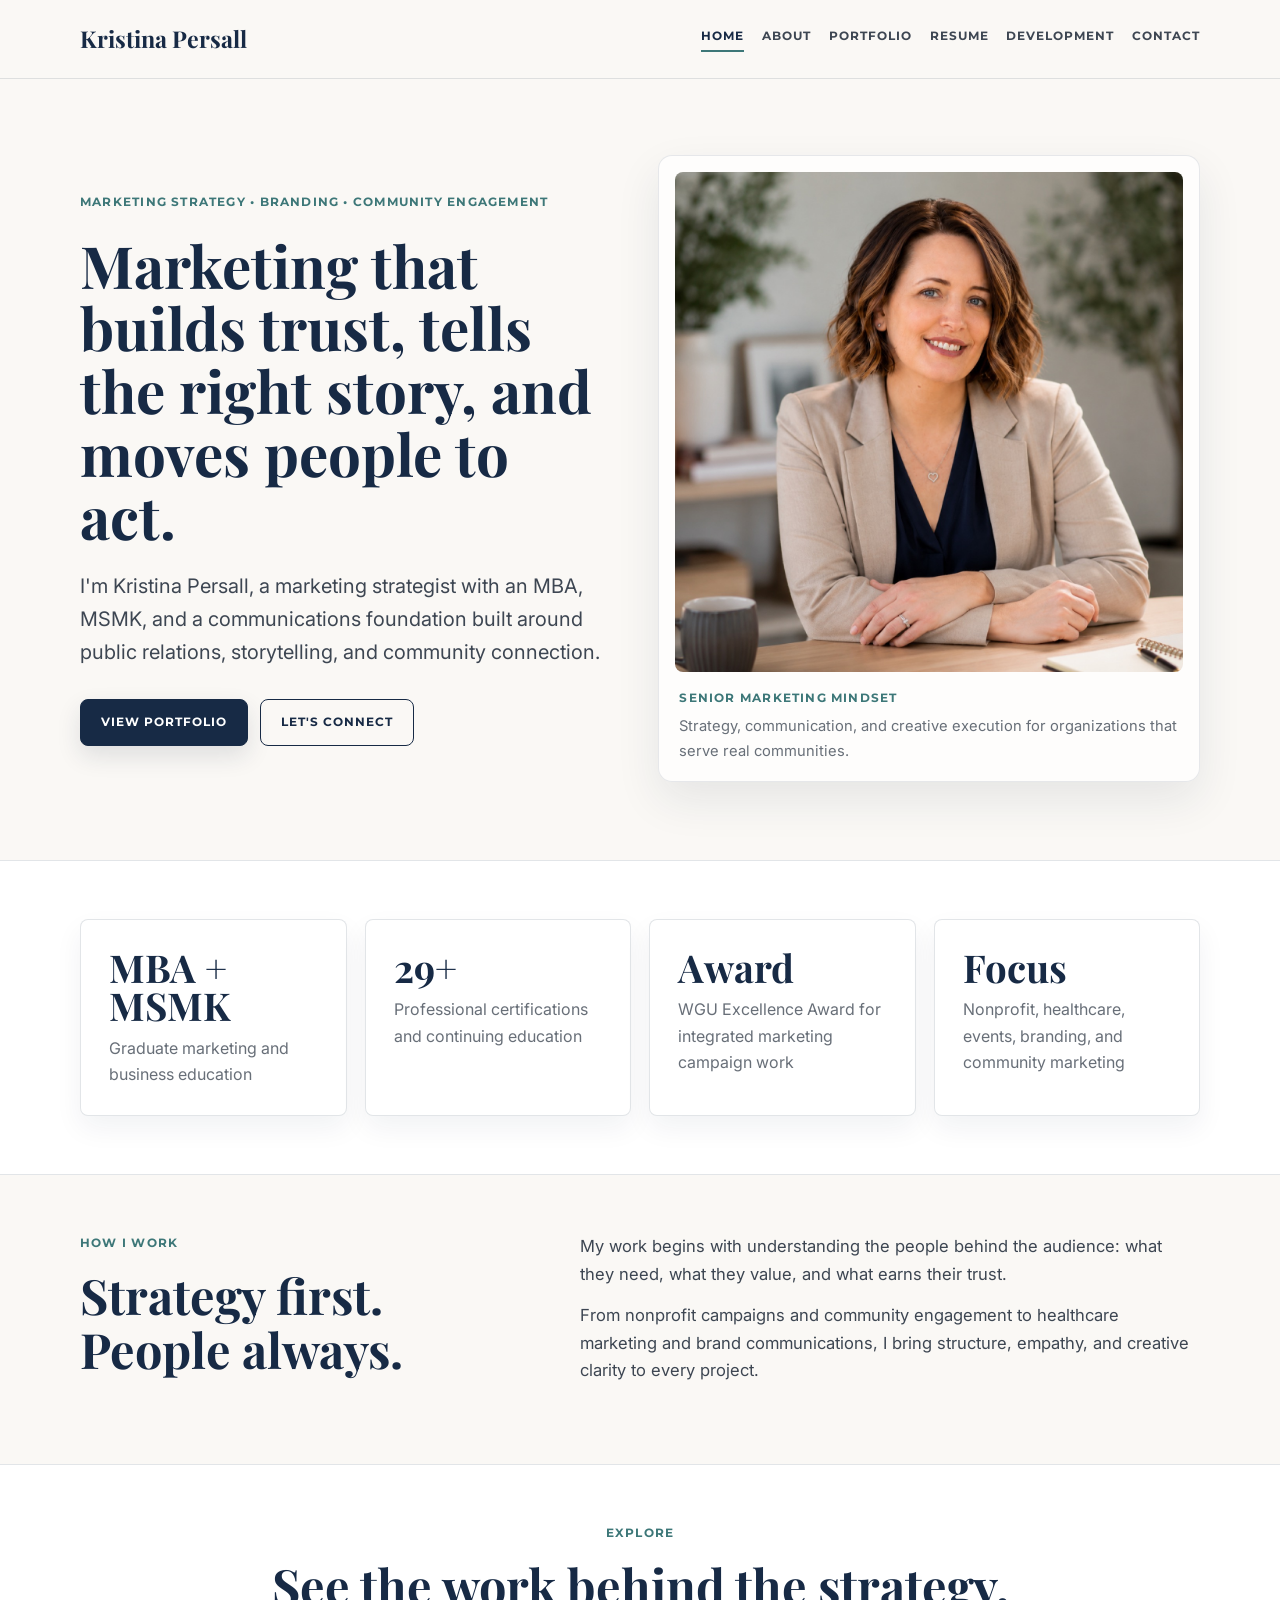
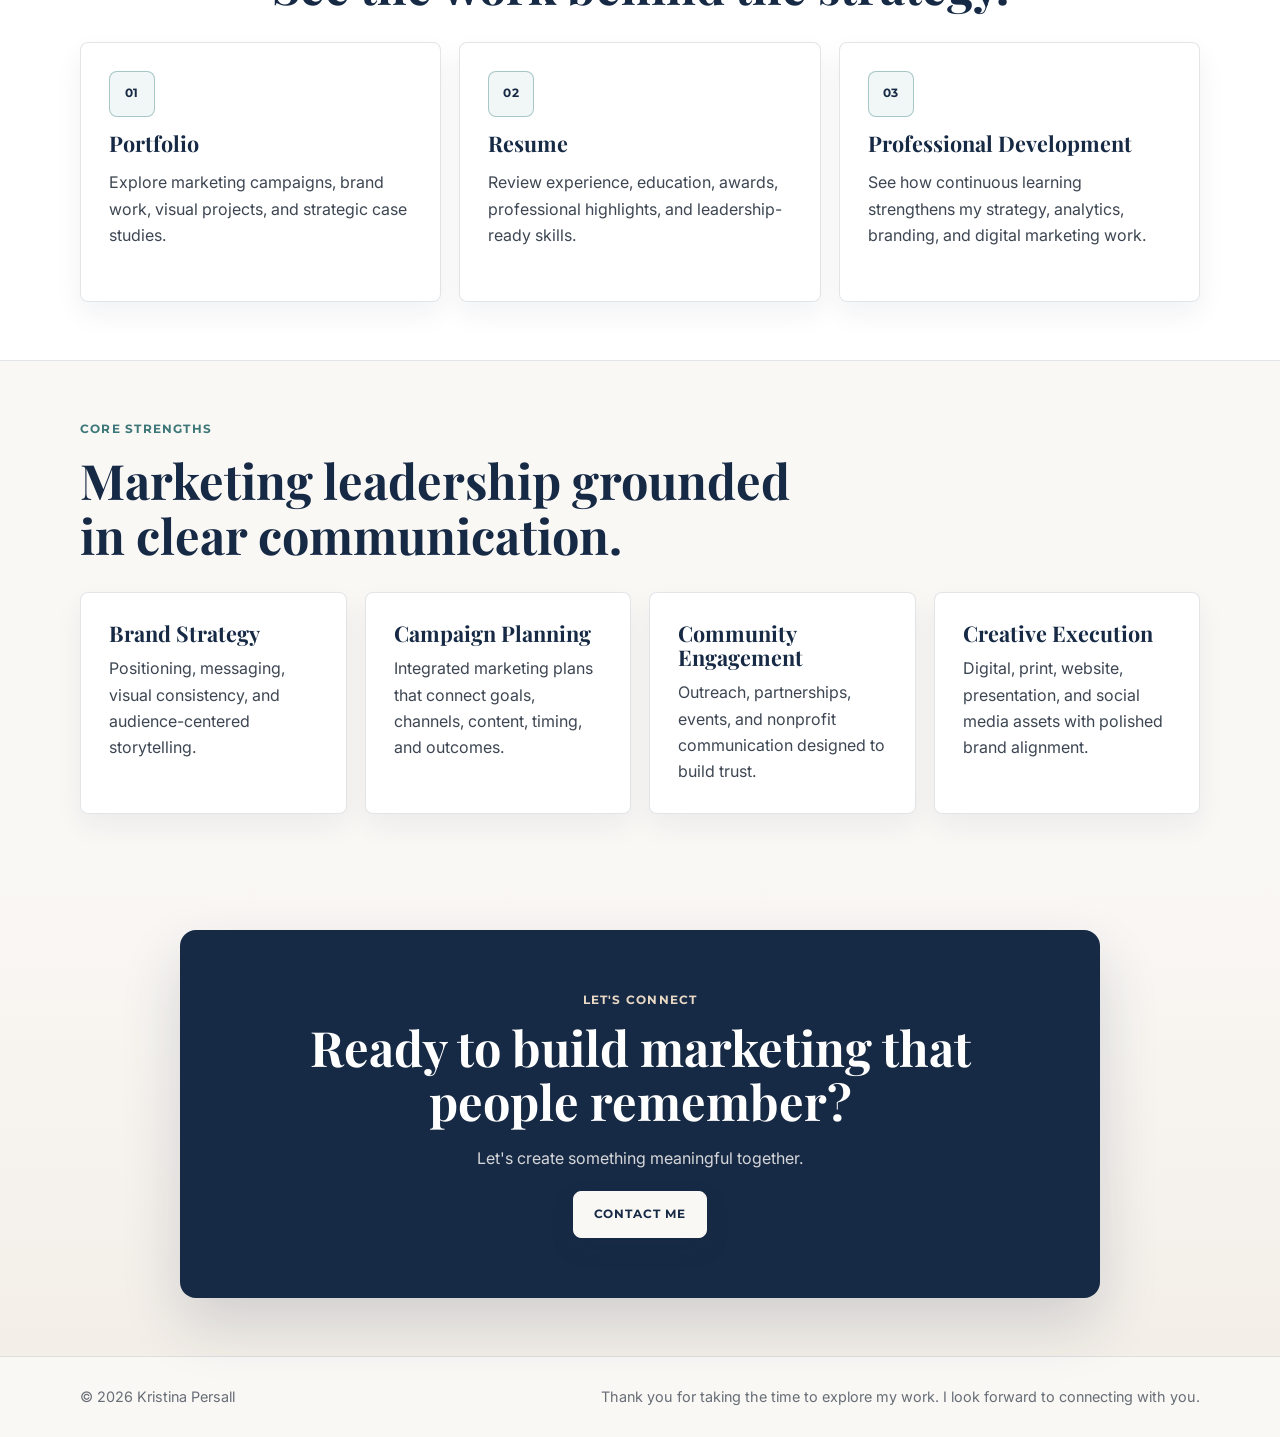
<file: index.html>
<!DOCTYPE html>
<html lang="en">
<head>
  <meta charset="UTF-8">
  <meta name="viewport" content="width=device-width, initial-scale=1.0">
  <title>Kristina Persall | Marketing Portfolio</title>
  <link rel="preconnect" href="https://fonts.googleapis.com">
  <link rel="preconnect" href="https://fonts.gstatic.com" crossorigin>
  <link href="https://fonts.googleapis.com/css2?family=Inter:wght@400;500;600&family=Montserrat:wght@600;700&family=Playfair+Display:wght@600;700&display=swap" rel="stylesheet">
  <link rel="stylesheet" href="styles.css">
</head>
<body class="home-page">
  <header class="site-header">
    <div class="nav-wrap">
      <a class="brand" href="index.html">Kristina Persall</a>
      <nav class="nav" aria-label="Main navigation">
        <a class="active" href="index.html">Home</a>
        <a href="about.html">About</a>
        <a href="portfolio.html">Portfolio</a>
        <a href="resume.html">Resume</a>
        <a href="professional-development.html">Development</a>
        <a href="contact.html">Contact</a>
      </nav>
    </div>
  </header>

  <main>
    <section class="section home-hero">
      <div class="container home-hero-grid">
        <div class="hero-copy fade-in">
          <p class="eyebrow">Marketing Strategy • Branding • Community Engagement</p>
          <h1>Marketing that builds trust, tells the right story, and moves people to act.</h1>
          <p class="lead">I'm Kristina Persall, a marketing strategist with an MBA, MSMK, and a communications foundation built around public relations, storytelling, and community connection.</p>
          <div class="button-row">
            <a class="button" href="portfolio.html">View Portfolio</a>
            <a class="button secondary" href="contact.html">Let's Connect</a>
          </div>
        </div>

        <aside class="portrait-card fade-in" aria-label="Kristina Persall portrait">
          <img src="assets/kristinaheadshotsitting-web.jpg" alt="Professional portrait of Kristina Persall">
          <div class="portrait-caption">
            <p class="eyebrow">Senior Marketing Mindset</p>
            <p>Strategy, communication, and creative execution for organizations that serve real communities.</p>
          </div>
        </aside>
      </div>
    </section>

    <section class="section proof-section">
      <div class="container">
        <div class="proof-grid">
          <article class="card proof-card fade-in">
            <strong>MBA + MSMK</strong>
            <span>Graduate marketing and business education</span>
          </article>
          <article class="card proof-card fade-in">
            <strong>29+</strong>
            <span>Professional certifications and continuing education</span>
          </article>
          <article class="card proof-card fade-in">
            <strong>Award</strong>
            <span>WGU Excellence Award for integrated marketing campaign work</span>
          </article>
          <article class="card proof-card fade-in">
            <strong>Focus</strong>
            <span>Nonprofit, healthcare, events, branding, and community marketing</span>
          </article>
        </div>
      </div>
    </section>

    <section class="section home-intro-section">
      <div class="container intro-panel">
        <div class="section-heading">
          <p class="eyebrow">How I Work</p>
          <h2>Strategy first. People always.</h2>
        </div>
        <div class="intro-copy-block">
          <p>My work begins with understanding the people behind the audience: what they need, what they value, and what earns their trust.</p>
          <p>From nonprofit campaigns and community engagement to healthcare marketing and brand communications, I bring structure, empathy, and creative clarity to every project.</p>
        </div>
      </div>
    </section>

    <section class="section featured-pathways-section">
      <div class="container">
        <div class="section-heading centered">
          <p class="eyebrow">Explore</p>
          <h2>See the work behind the strategy.</h2>
        </div>

        <div class="pathway-grid">
          <a class="card pathway-card fade-in" href="portfolio.html">
            <span class="contact-icon" aria-hidden="true">01</span>
            <h3>Portfolio</h3>
            <p>Explore marketing campaigns, brand work, visual projects, and strategic case studies.</p>
          </a>

          <a class="card pathway-card fade-in" href="resume.html">
            <span class="contact-icon" aria-hidden="true">02</span>
            <h3>Resume</h3>
            <p>Review experience, education, awards, professional highlights, and leadership-ready skills.</p>
          </a>

          <a class="card pathway-card fade-in" href="professional-development.html">
            <span class="contact-icon" aria-hidden="true">03</span>
            <h3>Professional Development</h3>
            <p>See how continuous learning strengthens my strategy, analytics, branding, and digital marketing work.</p>
          </a>
        </div>
      </div>
    </section>

    <section class="section home-focus-section">
      <div class="container">
        <div class="section-heading">
          <p class="eyebrow">Core Strengths</p>
          <h2>Marketing leadership grounded in clear communication.</h2>
        </div>

        <div class="focus-grid">
          <article class="card focus-card fade-in">
            <h3>Brand Strategy</h3>
            <p>Positioning, messaging, visual consistency, and audience-centered storytelling.</p>
          </article>
          <article class="card focus-card fade-in">
            <h3>Campaign Planning</h3>
            <p>Integrated marketing plans that connect goals, channels, content, timing, and outcomes.</p>
          </article>
          <article class="card focus-card fade-in">
            <h3>Community Engagement</h3>
            <p>Outreach, partnerships, events, and nonprofit communication designed to build trust.</p>
          </article>
          <article class="card focus-card fade-in">
            <h3>Creative Execution</h3>
            <p>Digital, print, website, presentation, and social media assets with polished brand alignment.</p>
          </article>
        </div>
      </div>
    </section>

    <section class="section final-cta-section">
      <div class="container">
        <div class="cta-panel centered-panel fade-in">
          <p class="eyebrow">Let's Connect</p>
          <h2>Ready to build marketing that people remember?</h2>
          <p>Let's create something meaningful together.</p>
          <div class="button-row center-actions">
            <a class="button" href="contact.html">Contact Me</a>
          </div>
        </div>
      </div>
    </section>
  </main>

  <footer class="site-footer">
    <div class="footer-wrap">
      <p>&copy; 2026 Kristina Persall</p>
      <p>Thank you for taking the time to explore my work. I look forward to connecting with you.</p>
    </div>
  </footer>
</body>
</html>
</file>
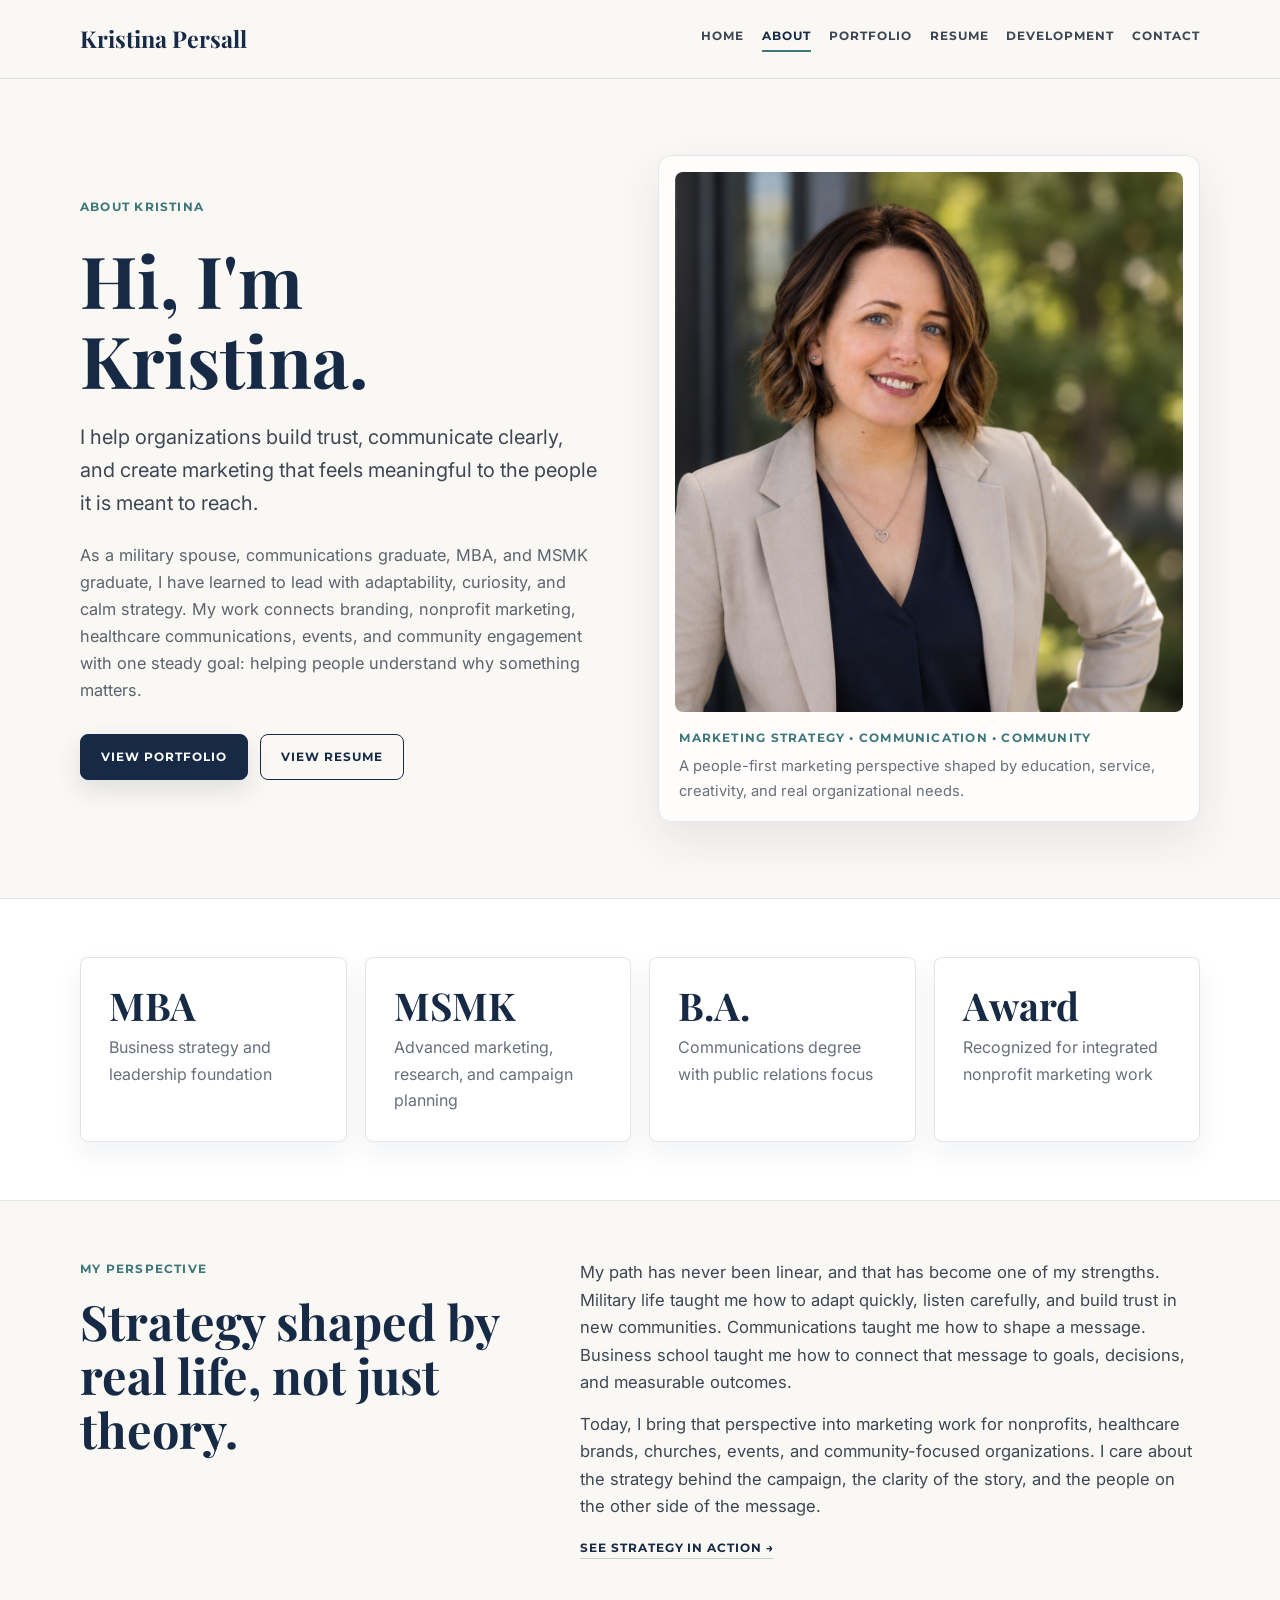
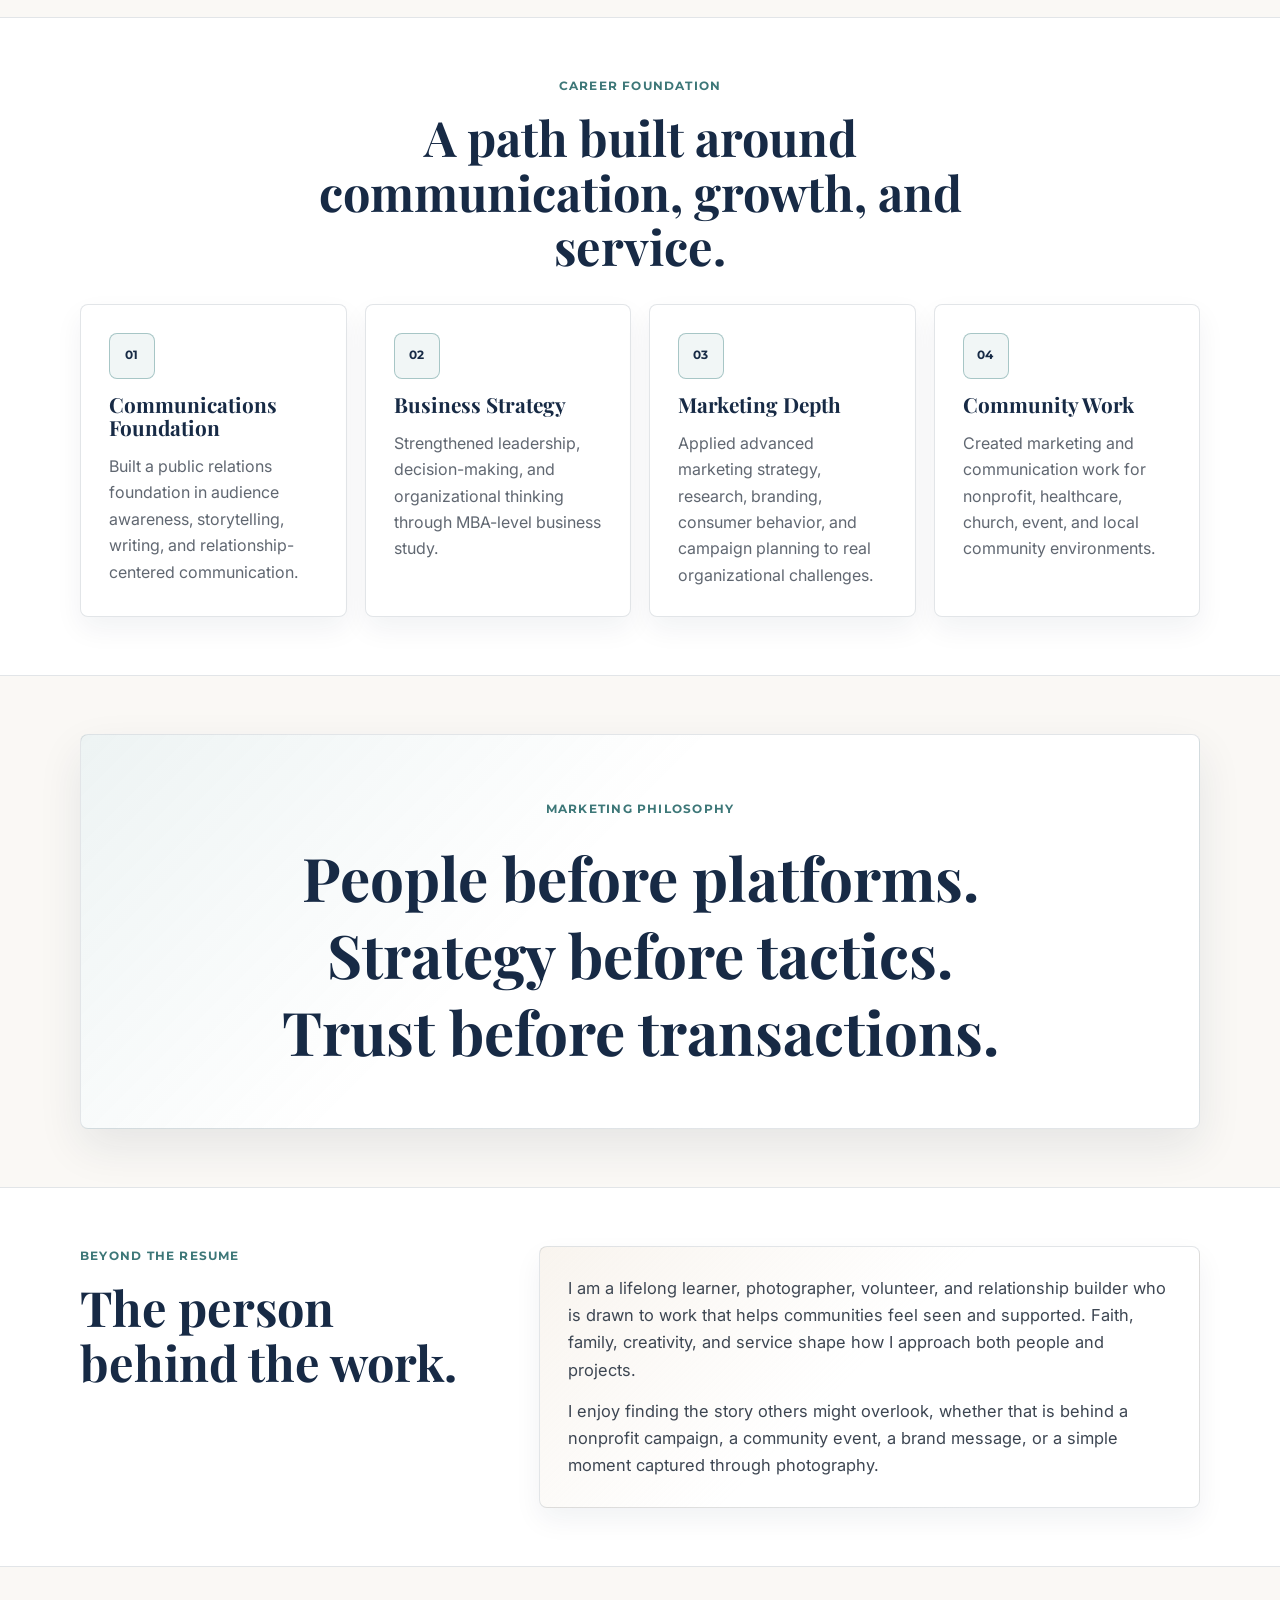
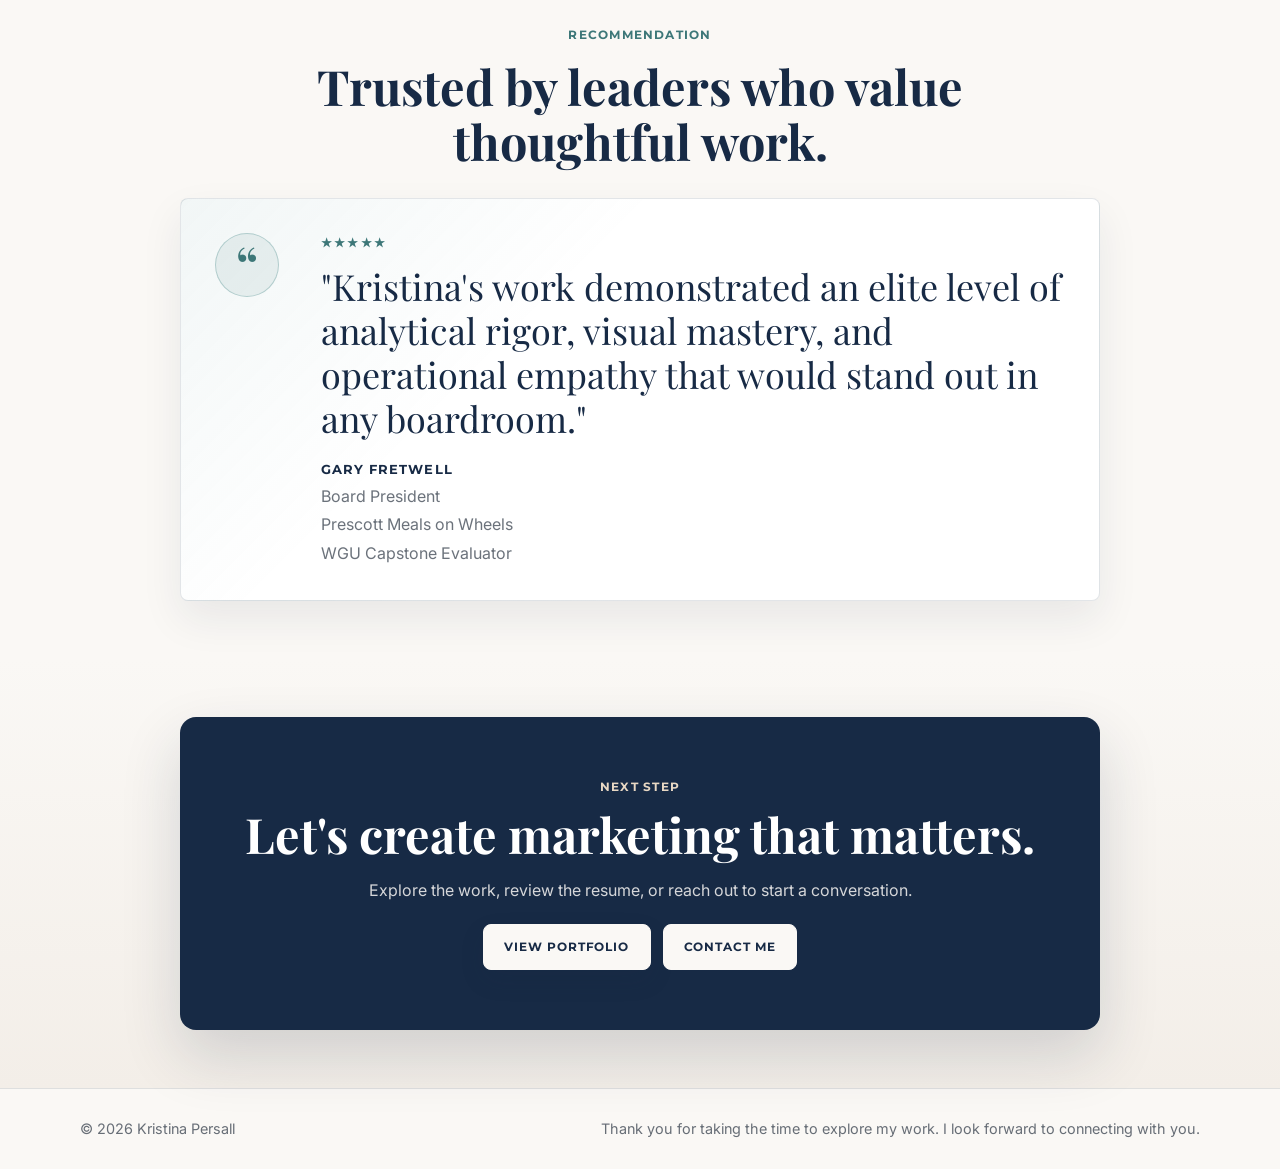
<file: about.html>
<!DOCTYPE html>
<html lang="en">
<head>
  <meta charset="UTF-8">
  <meta name="viewport" content="width=device-width, initial-scale=1.0">
  <title>About | Kristina Persall</title>
  <link rel="preconnect" href="https://fonts.googleapis.com">
  <link rel="preconnect" href="https://fonts.gstatic.com" crossorigin>
  <link href="https://fonts.googleapis.com/css2?family=Inter:wght@400;500;600&family=Montserrat:wght@600;700&family=Playfair+Display:wght@600;700&display=swap" rel="stylesheet">
  <link rel="stylesheet" href="styles.css">
</head>
<body class="about-page">
  <header class="site-header">
    <div class="nav-wrap">
      <a class="brand" href="index.html">Kristina Persall</a>
      <nav class="nav" aria-label="Main navigation">
        <a href="index.html">Home</a>
        <a class="active" href="about.html">About</a>
        <a href="portfolio.html">Portfolio</a>
        <a href="resume.html">Resume</a>
        <a href="professional-development.html">Development</a>
        <a href="contact.html">Contact</a>
      </nav>
    </div>
  </header>

  <main>
    <section class="section about-hero">
      <div class="container home-hero-grid">
        <div class="hero-copy fade-in">
          <p class="eyebrow">About Kristina</p>
          <h1>Hi, I'm Kristina.</h1>
          <p class="lead">I help organizations build trust, communicate clearly, and create marketing that feels meaningful to the people it is meant to reach.</p>
          <p>As a military spouse, communications graduate, MBA, and MSMK graduate, I have learned to lead with adaptability, curiosity, and calm strategy. My work connects branding, nonprofit marketing, healthcare communications, events, and community engagement with one steady goal: helping people understand why something matters.</p>
          <div class="button-row">
            <a class="button" href="portfolio.html">View Portfolio</a>
            <a class="button secondary" href="resume.html">View Resume</a>
          </div>
        </div>

        <aside class="portrait-card about-portrait fade-in" aria-label="Kristina Persall portrait">
          <img src="assets/kristinaheadshotstanding-web.jpg" alt="Professional outdoor portrait of Kristina Persall">
          <div class="portrait-caption">
            <p class="eyebrow">Marketing Strategy • Communication • Community</p>
            <p>A people-first marketing perspective shaped by education, service, creativity, and real organizational needs.</p>
          </div>
        </aside>
      </div>
    </section>

    <section class="section proof-section">
      <div class="container proof-grid">
        <article class="card proof-card fade-in">
          <strong>MBA</strong>
          <span>Business strategy and leadership foundation</span>
        </article>
        <article class="card proof-card fade-in">
            <strong>MSMK</strong>
          <span>Advanced marketing, research, and campaign planning</span>
        </article>
        <article class="card proof-card fade-in">
          <strong>B.A.</strong>
          <span>Communications degree with public relations focus</span>
        </article>
        <article class="card proof-card fade-in">
          <strong>Award</strong>
          <span>Recognized for integrated nonprofit marketing work</span>
        </article>
      </div>
    </section>

    <section class="section about-story-section">
      <div class="container intro-panel">
        <div class="section-heading">
          <p class="eyebrow">My Perspective</p>
          <h2>Strategy shaped by real life, not just theory.</h2>
        </div>
        <div class="intro-copy-block">
          <p>My path has never been linear, and that has become one of my strengths. Military life taught me how to adapt quickly, listen carefully, and build trust in new communities. Communications taught me how to shape a message. Business school taught me how to connect that message to goals, decisions, and measurable outcomes.</p>
          <p>Today, I bring that perspective into marketing work for nonprofits, healthcare brands, churches, events, and community-focused organizations. I care about the strategy behind the campaign, the clarity of the story, and the people on the other side of the message.</p>
          <a class="about-text-link" href="portfolio.html">See Strategy in Action →</a>
        </div>
      </div>
    </section>

    <section class="section about-path-section">
      <div class="container">
        <div class="section-heading centered">
          <p class="eyebrow">Career Foundation</p>
          <h2>A path built around communication, growth, and service.</h2>
        </div>

        <div class="about-path-grid">
          <article class="card about-path-card fade-in">
            <span class="contact-icon" aria-hidden="true">01</span>
            <h3>Communications Foundation</h3>
            <p>Built a public relations foundation in audience awareness, storytelling, writing, and relationship-centered communication.</p>
          </article>
          <article class="card about-path-card fade-in">
            <span class="contact-icon" aria-hidden="true">02</span>
            <h3>Business Strategy</h3>
            <p>Strengthened leadership, decision-making, and organizational thinking through MBA-level business study.</p>
          </article>
          <article class="card about-path-card fade-in">
            <span class="contact-icon" aria-hidden="true">03</span>
            <h3>Marketing Depth</h3>
            <p>Applied advanced marketing strategy, research, branding, consumer behavior, and campaign planning to real organizational challenges.</p>
          </article>
          <article class="card about-path-card fade-in">
            <span class="contact-icon" aria-hidden="true">04</span>
            <h3>Community Work</h3>
            <p>Created marketing and communication work for nonprofit, healthcare, church, event, and local community environments.</p>
          </article>
        </div>
      </div>
    </section>

    <section class="section about-philosophy-section">
      <div class="container">
        <div class="about-philosophy-panel fade-in">
          <p class="eyebrow">Marketing Philosophy</p>
          <div class="philosophy-lines" aria-label="Kristina Persall marketing philosophy">
            <p>People before platforms.</p>
            <p>Strategy before tactics.</p>
            <p>Trust before transactions.</p>
          </div>
        </div>
      </div>
    </section>

    <section class="section about-person-section">
      <div class="container about-person-grid">
        <div class="section-heading">
          <p class="eyebrow">Beyond The Resume</p>
          <h2>The person behind the work.</h2>
        </div>
        <article class="card about-person-card fade-in">
          <p>I am a lifelong learner, photographer, volunteer, and relationship builder who is drawn to work that helps communities feel seen and supported. Faith, family, creativity, and service shape how I approach both people and projects.</p>
          <p>I enjoy finding the story others might overlook, whether that is behind a nonprofit campaign, a community event, a brand message, or a simple moment captured through photography.</p>
        </article>
      </div>
    </section>

    <section class="section testimonial-section">
      <div class="container">
        <div class="section-heading centered">
          <p class="eyebrow">Recommendation</p>
          <h2>Trusted by leaders who value thoughtful work.</h2>
        </div>

        <article class="testimonial-card fade-in">
          <div class="quote-mark" aria-hidden="true">“</div>
          <div>
            <div class="star-row" aria-label="Five star recommendation">★★★★★</div>
            <blockquote>"Kristina's work demonstrated an elite level of analytical rigor, visual mastery, and operational empathy that would stand out in any boardroom."</blockquote>
            <div class="testimonial-meta">
              <strong>Gary Fretwell</strong>
              <span>Board President</span>
              <span>Prescott Meals on Wheels</span>
              <span>WGU Capstone Evaluator</span>
            </div>
          </div>
        </article>
      </div>
    </section>

    <section class="section final-cta-section">
      <div class="container">
        <div class="cta-panel centered-panel fade-in">
          <p class="eyebrow">Next Step</p>
          <h2>Let's create marketing that matters.</h2>
          <p>Explore the work, review the resume, or reach out to start a conversation.</p>
          <div class="button-row center-actions">
            <a class="button" href="portfolio.html">View Portfolio</a>
            <a class="button secondary" href="contact.html">Contact Me</a>
          </div>
        </div>
      </div>
    </section>
  </main>

  <footer class="site-footer">
    <div class="footer-wrap">
      <p>&copy; 2026 Kristina Persall</p>
      <p>Thank you for taking the time to explore my work. I look forward to connecting with you.</p>
    </div>
  </footer>
</body>
</html>
</file>
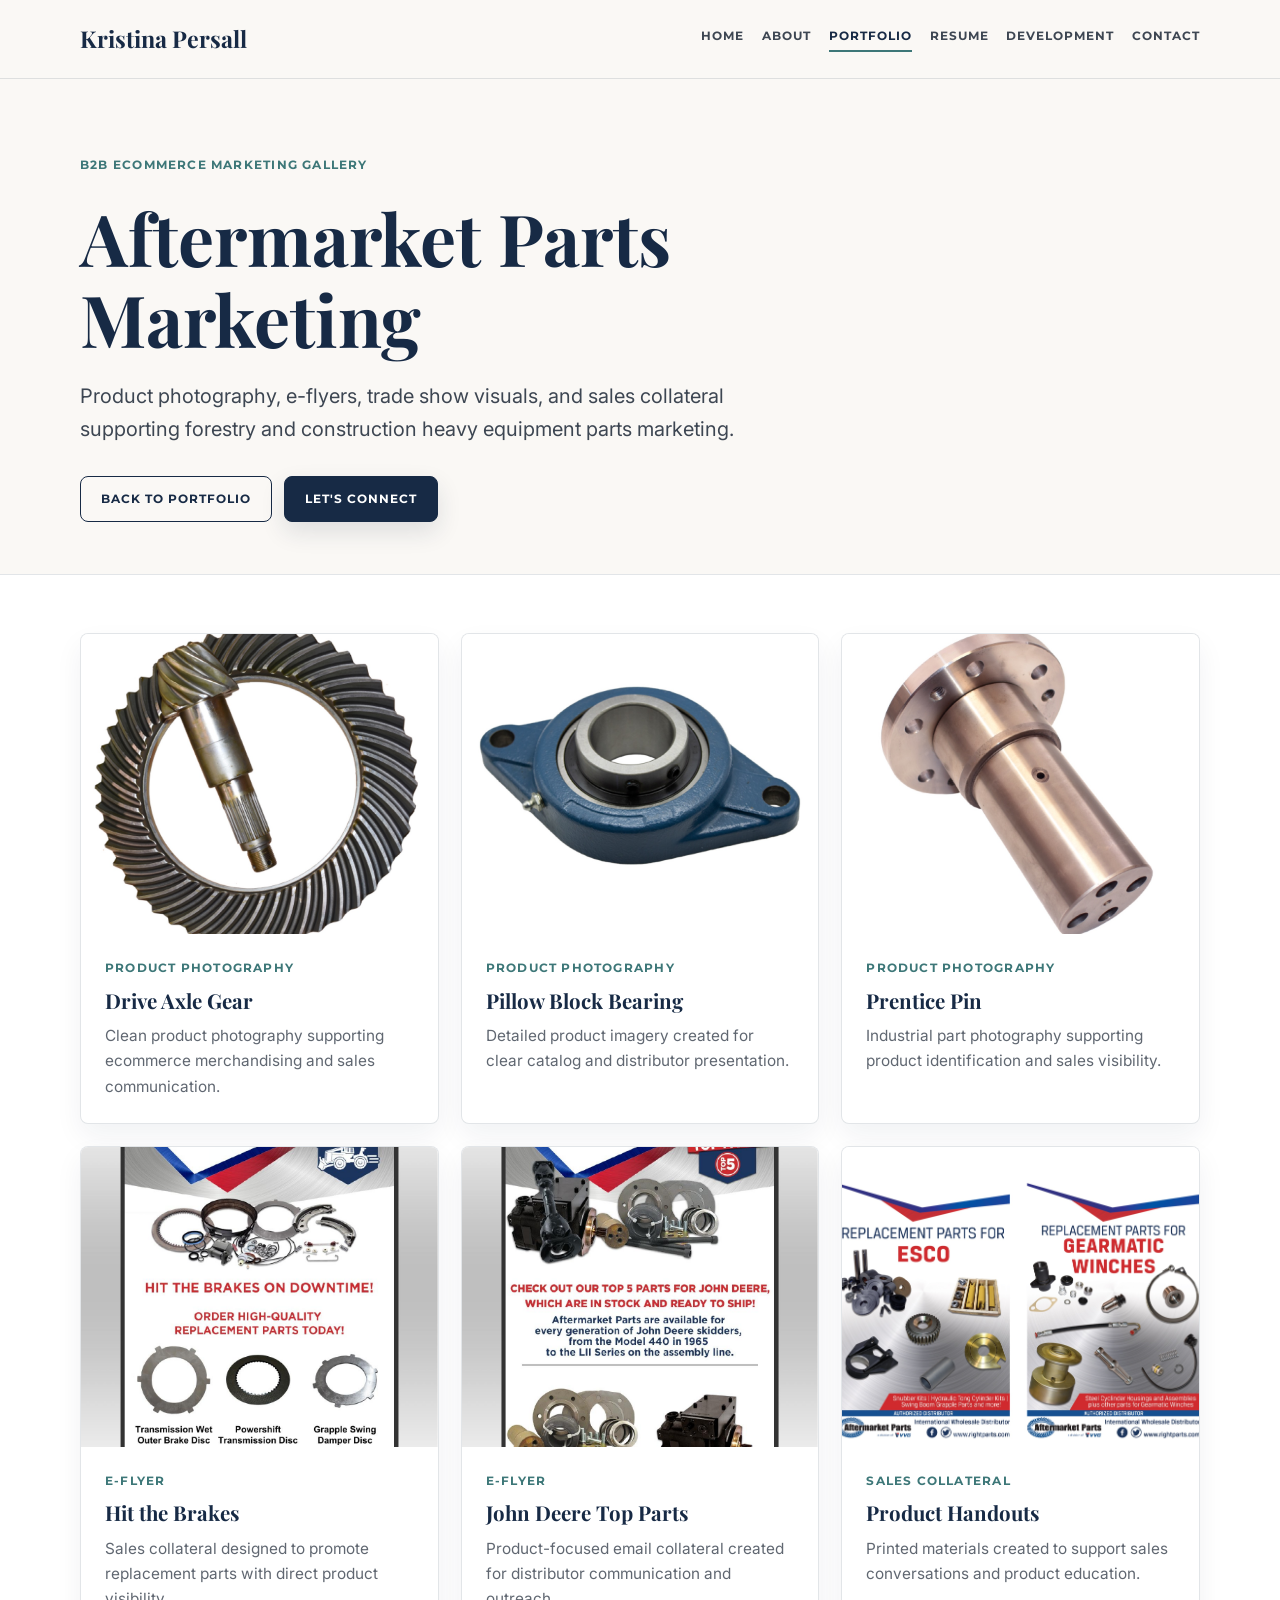
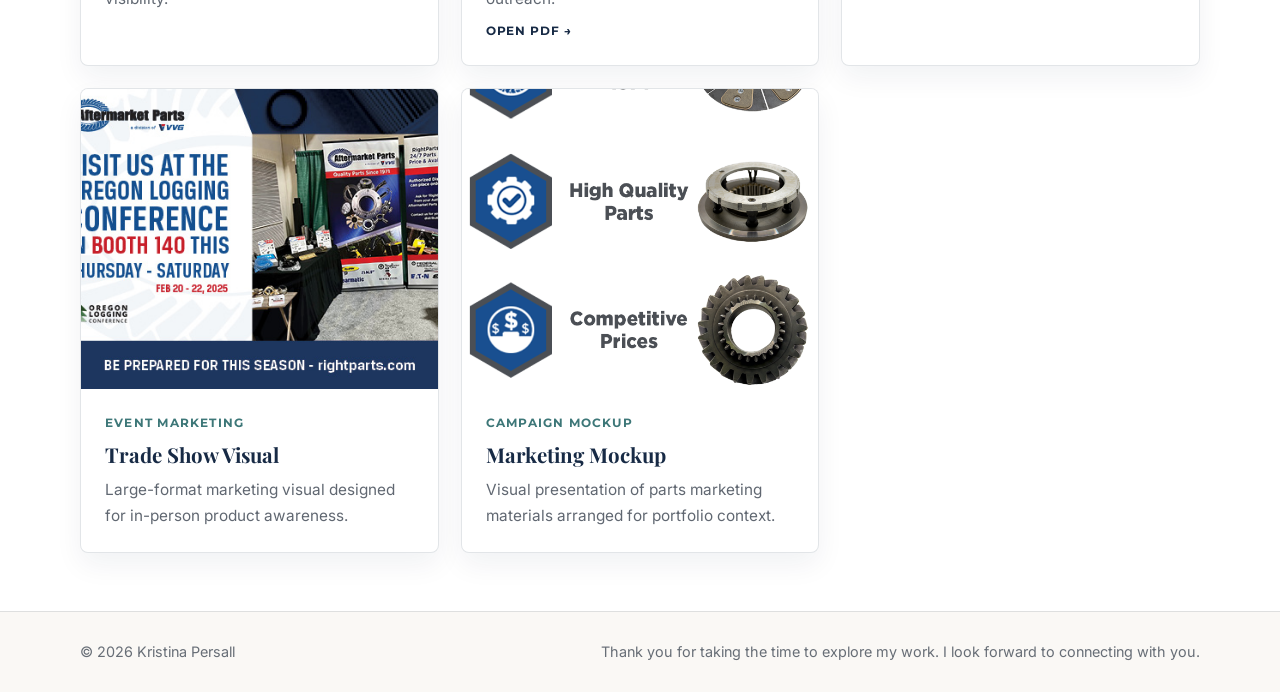
<file: aftermarket-gallery.html>
<!DOCTYPE html>
<html lang="en">
<head>
  <meta charset="UTF-8">
  <meta name="viewport" content="width=device-width, initial-scale=1.0">
  <title>Aftermarket Parts Gallery | Kristina Persall</title>
  <link rel="preconnect" href="https://fonts.googleapis.com">
  <link rel="preconnect" href="https://fonts.gstatic.com" crossorigin>
  <link href="https://fonts.googleapis.com/css2?family=Inter:wght@400;500;600&family=Montserrat:wght@600;700&family=Playfair+Display:wght@600;700&display=swap" rel="stylesheet">
  <link rel="stylesheet" href="styles.css">
</head>
<body class="portfolio-page gallery-page">
  <header class="site-header">
    <div class="nav-wrap">
      <a class="brand" href="index.html">Kristina Persall</a>
      <nav class="nav" aria-label="Main navigation">
        <a href="index.html">Home</a>
        <a href="about.html">About</a>
        <a class="active" href="portfolio.html">Portfolio</a>
        <a href="resume.html">Resume</a>
        <a href="professional-development.html">Development</a>
        <a href="contact.html">Contact</a>
      </nav>
    </div>
  </header>

  <main>
    <section class="section gallery-hero">
      <div class="container">
        <div class="hero-copy fade-in">
          <p class="eyebrow">B2B Ecommerce Marketing Gallery</p>
          <h1>Aftermarket Parts Marketing</h1>
          <p class="lead">Product photography, e-flyers, trade show visuals, and sales collateral supporting forestry and construction heavy equipment parts marketing.</p>
          <div class="button-row">
            <a class="button secondary" href="portfolio.html#featured-work">Back to Portfolio</a>
            <a class="button" href="contact.html">Let's Connect</a>
          </div>
        </div>
      </div>
    </section>

    <section class="section gallery-section">
      <div class="container">
        <div class="gallery-grid">
          <article class="card gallery-item fade-in">
            <div class="gallery-media">
              <img src="assets/AftermarketDriveAxleGear-web.jpg" alt="Aftermarket parts drive axle gear product photography">
            </div>
            <div class="gallery-item-content">
              <p class="eyebrow">Product Photography</p>
              <h2>Drive Axle Gear</h2>
              <p>Clean product photography supporting ecommerce merchandising and sales communication.</p>
            </div>
          </article>

          <article class="card gallery-item fade-in">
            <div class="gallery-media">
              <img src="assets/AftermarketPillowBlockBearing-web.jpg" alt="Pillow block bearing product photography">
            </div>
            <div class="gallery-item-content">
              <p class="eyebrow">Product Photography</p>
              <h2>Pillow Block Bearing</h2>
              <p>Detailed product imagery created for clear catalog and distributor presentation.</p>
            </div>
          </article>

          <article class="card gallery-item fade-in">
            <div class="gallery-media">
              <img src="assets/AftermarketPrenticePin-web.jpg" alt="Prentice pin product photography">
            </div>
            <div class="gallery-item-content">
              <p class="eyebrow">Product Photography</p>
              <h2>Prentice Pin</h2>
              <p>Industrial part photography supporting product identification and sales visibility.</p>
            </div>
          </article>

          <article class="card gallery-item fade-in">
            <div class="gallery-media">
              <img src="assets/AftermarketFlyerHitTheBrakes-web.jpg" alt="Aftermarket parts Hit the Brakes e-flyer">
            </div>
            <div class="gallery-item-content">
              <p class="eyebrow">E-Flyer</p>
              <h2>Hit the Brakes</h2>
              <p>Sales collateral designed to promote replacement parts with direct product visibility.</p>
            </div>
          </article>

          <article class="card gallery-item fade-in">
            <div class="gallery-media">
              <img src="assets/AftermarketFlyerJohnDeereTop5-web.jpg" alt="Aftermarket parts John Deere top parts flyer">
            </div>
            <div class="gallery-item-content">
              <p class="eyebrow">E-Flyer</p>
              <h2>John Deere Top Parts</h2>
              <p>Product-focused email collateral created for distributor communication and outreach.</p>
              <a class="project-link" href="assets/AftermarketFlyerJohnDeereTop5.pdf" target="_blank" rel="noopener">Open PDF →</a>
            </div>
          </article>

          <article class="card gallery-item fade-in">
            <div class="gallery-media">
              <img src="assets/Aftermarkethandouts-web.jpg" alt="Aftermarket parts printed handouts">
            </div>
            <div class="gallery-item-content">
              <p class="eyebrow">Sales Collateral</p>
              <h2>Product Handouts</h2>
              <p>Printed materials created to support sales conversations and product education.</p>
            </div>
          </article>

          <article class="card gallery-item fade-in">
            <div class="gallery-media">
              <img src="assets/Aftermarkettradeshow.jpg" alt="Aftermarket parts trade show visual">
            </div>
            <div class="gallery-item-content">
              <p class="eyebrow">Event Marketing</p>
              <h2>Trade Show Visual</h2>
              <p>Large-format marketing visual designed for in-person product awareness.</p>
            </div>
          </article>

          <article class="card gallery-item fade-in">
            <div class="gallery-media">
              <img src="assets/AftermarketpartsMockUp1.png" alt="Aftermarket parts marketing mockup">
            </div>
            <div class="gallery-item-content">
              <p class="eyebrow">Campaign Mockup</p>
              <h2>Marketing Mockup</h2>
              <p>Visual presentation of parts marketing materials arranged for portfolio context.</p>
            </div>
          </article>
        </div>
      </div>
    </section>
  </main>

  <footer class="site-footer">
    <div class="footer-wrap">
      <p>&copy; 2026 Kristina Persall</p>
      <p>Thank you for taking the time to explore my work. I look forward to connecting with you.</p>
    </div>
  </footer>
</body>
</html>
</file>
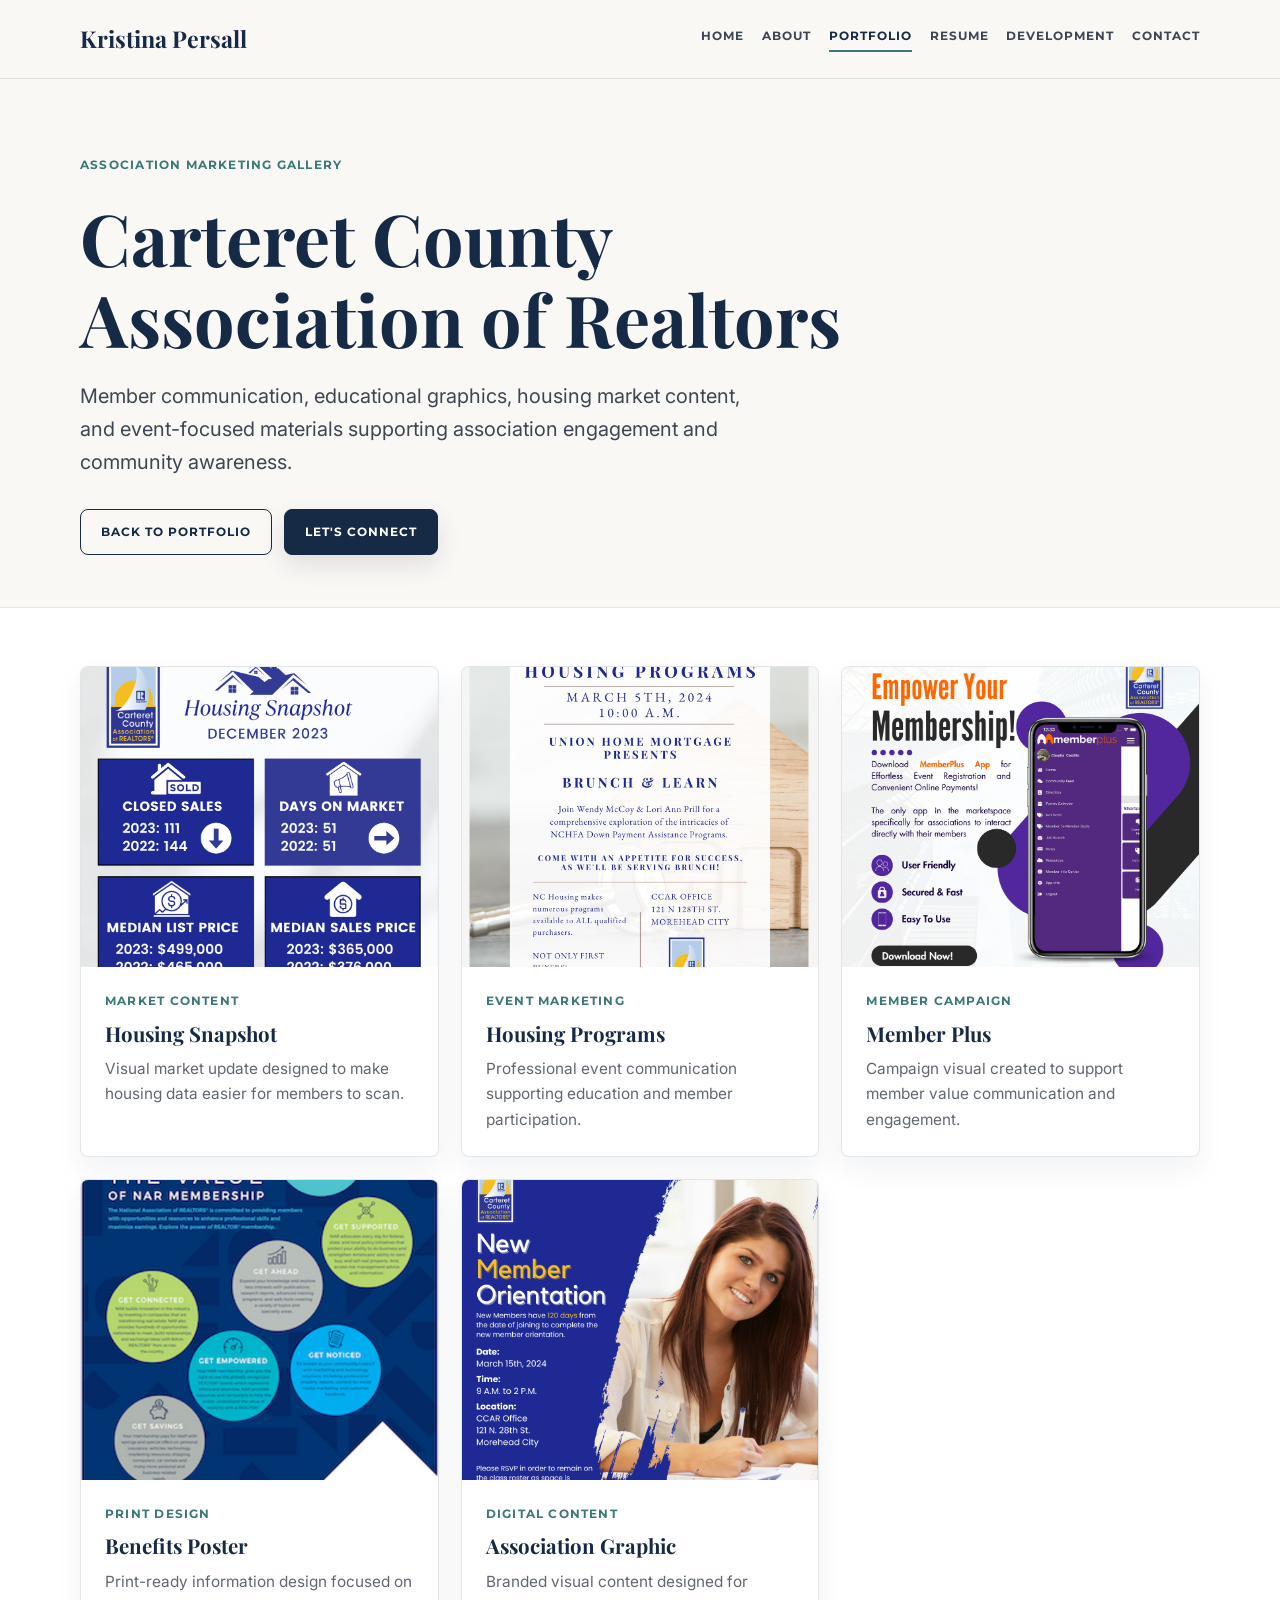
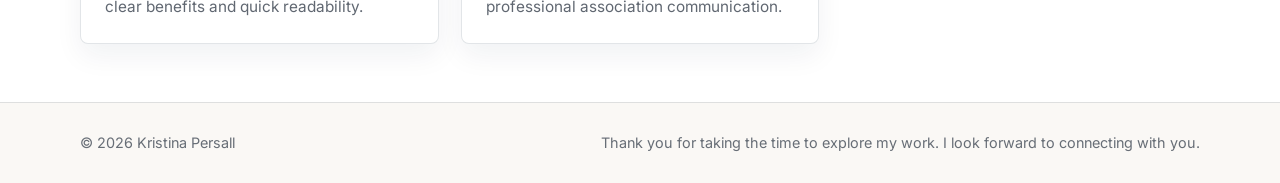
<file: ccar-gallery.html>
<!DOCTYPE html>
<html lang="en">
<head>
  <meta charset="UTF-8">
  <meta name="viewport" content="width=device-width, initial-scale=1.0">
  <title>CCAR Gallery | Kristina Persall</title>
  <link rel="preconnect" href="https://fonts.googleapis.com">
  <link rel="preconnect" href="https://fonts.gstatic.com" crossorigin>
  <link href="https://fonts.googleapis.com/css2?family=Inter:wght@400;500;600&family=Montserrat:wght@600;700&family=Playfair+Display:wght@600;700&display=swap" rel="stylesheet">
  <link rel="stylesheet" href="styles.css">
</head>
<body class="portfolio-page gallery-page">
  <header class="site-header">
    <div class="nav-wrap">
      <a class="brand" href="index.html">Kristina Persall</a>
      <nav class="nav" aria-label="Main navigation">
        <a href="index.html">Home</a>
        <a href="about.html">About</a>
        <a class="active" href="portfolio.html">Portfolio</a>
        <a href="resume.html">Resume</a>
        <a href="professional-development.html">Development</a>
        <a href="contact.html">Contact</a>
      </nav>
    </div>
  </header>

  <main>
    <section class="section gallery-hero">
      <div class="container">
        <div class="hero-copy fade-in">
          <p class="eyebrow">Association Marketing Gallery</p>
          <h1>Carteret County Association of Realtors</h1>
          <p class="lead">Member communication, educational graphics, housing market content, and event-focused materials supporting association engagement and community awareness.</p>
          <div class="button-row">
            <a class="button secondary" href="portfolio.html#featured-work">Back to Portfolio</a>
            <a class="button" href="contact.html">Let's Connect</a>
          </div>
        </div>
      </div>
    </section>

    <section class="section gallery-section">
      <div class="container">
        <div class="gallery-grid">
          <article class="card gallery-item fade-in">
            <div class="gallery-media">
              <img src="assets/CCARhousingstats.png" alt="Housing snapshot market statistics graphic">
            </div>
            <div class="gallery-item-content">
              <p class="eyebrow">Market Content</p>
              <h2>Housing Snapshot</h2>
              <p>Visual market update designed to make housing data easier for members to scan.</p>
            </div>
          </article>

          <article class="card gallery-item fade-in">
            <div class="gallery-media">
              <img src="assets/CCARNavigating-NC-Housing-Programs-web.jpg" alt="Navigating North Carolina housing programs event graphic">
            </div>
            <div class="gallery-item-content">
              <p class="eyebrow">Event Marketing</p>
              <h2>Housing Programs</h2>
              <p>Professional event communication supporting education and member participation.</p>
            </div>
          </article>

          <article class="card gallery-item fade-in">
            <div class="gallery-media">
              <img src="assets/CCARCampaignMemberplus.png" alt="CCAR member campaign graphic">
            </div>
            <div class="gallery-item-content">
              <p class="eyebrow">Member Campaign</p>
              <h2>Member Plus</h2>
              <p>Campaign visual created to support member value communication and engagement.</p>
            </div>
          </article>

          <article class="card gallery-item fade-in">
            <div class="gallery-media">
              <img src="assets/CCARbenefits.png" alt="CCAR benefits poster design">
            </div>
            <div class="gallery-item-content">
              <p class="eyebrow">Print Design</p>
              <h2>Benefits Poster</h2>
              <p>Print-ready information design focused on clear benefits and quick readability.</p>
            </div>
          </article>

          <article class="card gallery-item fade-in">
            <div class="gallery-media">
              <img src="assets/CCARGraphicz.png" alt="CCAR association marketing graphic">
            </div>
            <div class="gallery-item-content">
              <p class="eyebrow">Digital Content</p>
              <h2>Association Graphic</h2>
              <p>Branded visual content designed for professional association communication.</p>
            </div>
          </article>
        </div>
      </div>
    </section>
  </main>

  <footer class="site-footer">
    <div class="footer-wrap">
      <p>&copy; 2026 Kristina Persall</p>
      <p>Thank you for taking the time to explore my work. I look forward to connecting with you.</p>
    </div>
  </footer>
</body>
</html>
</file>
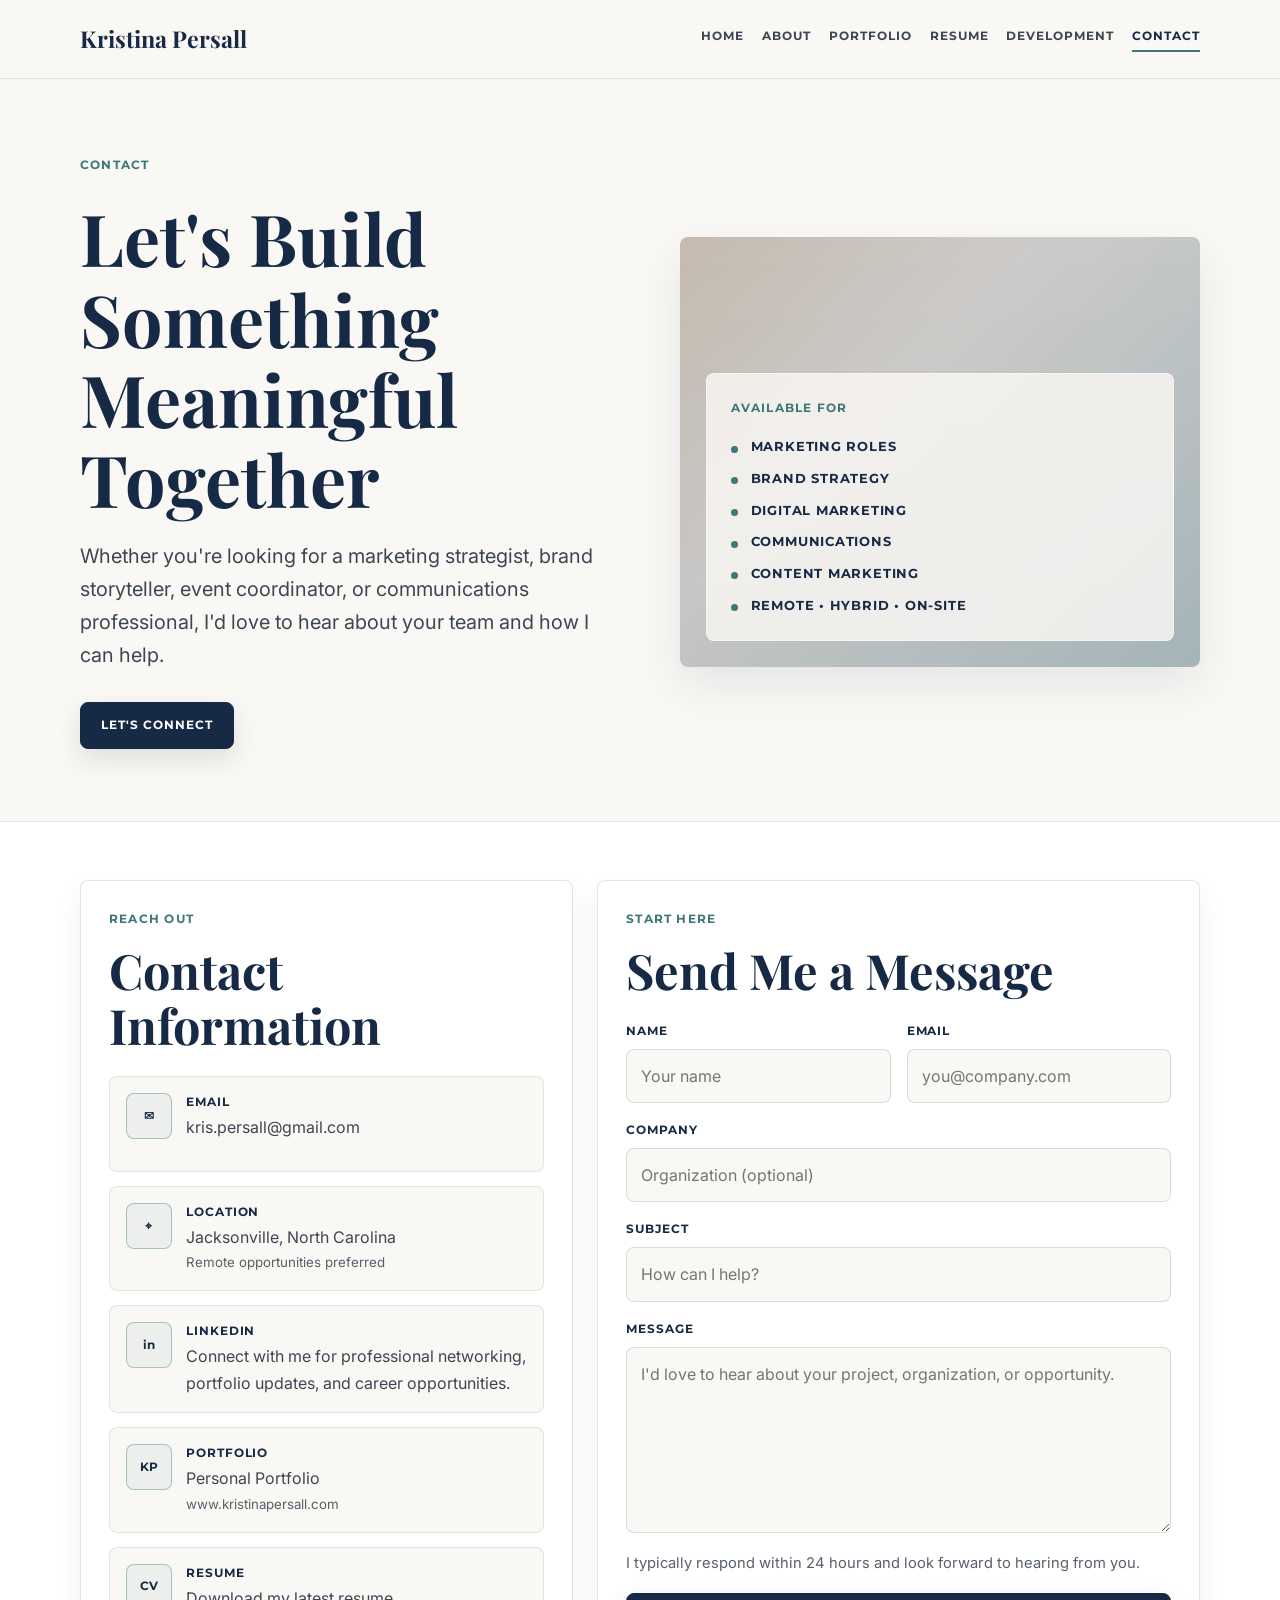
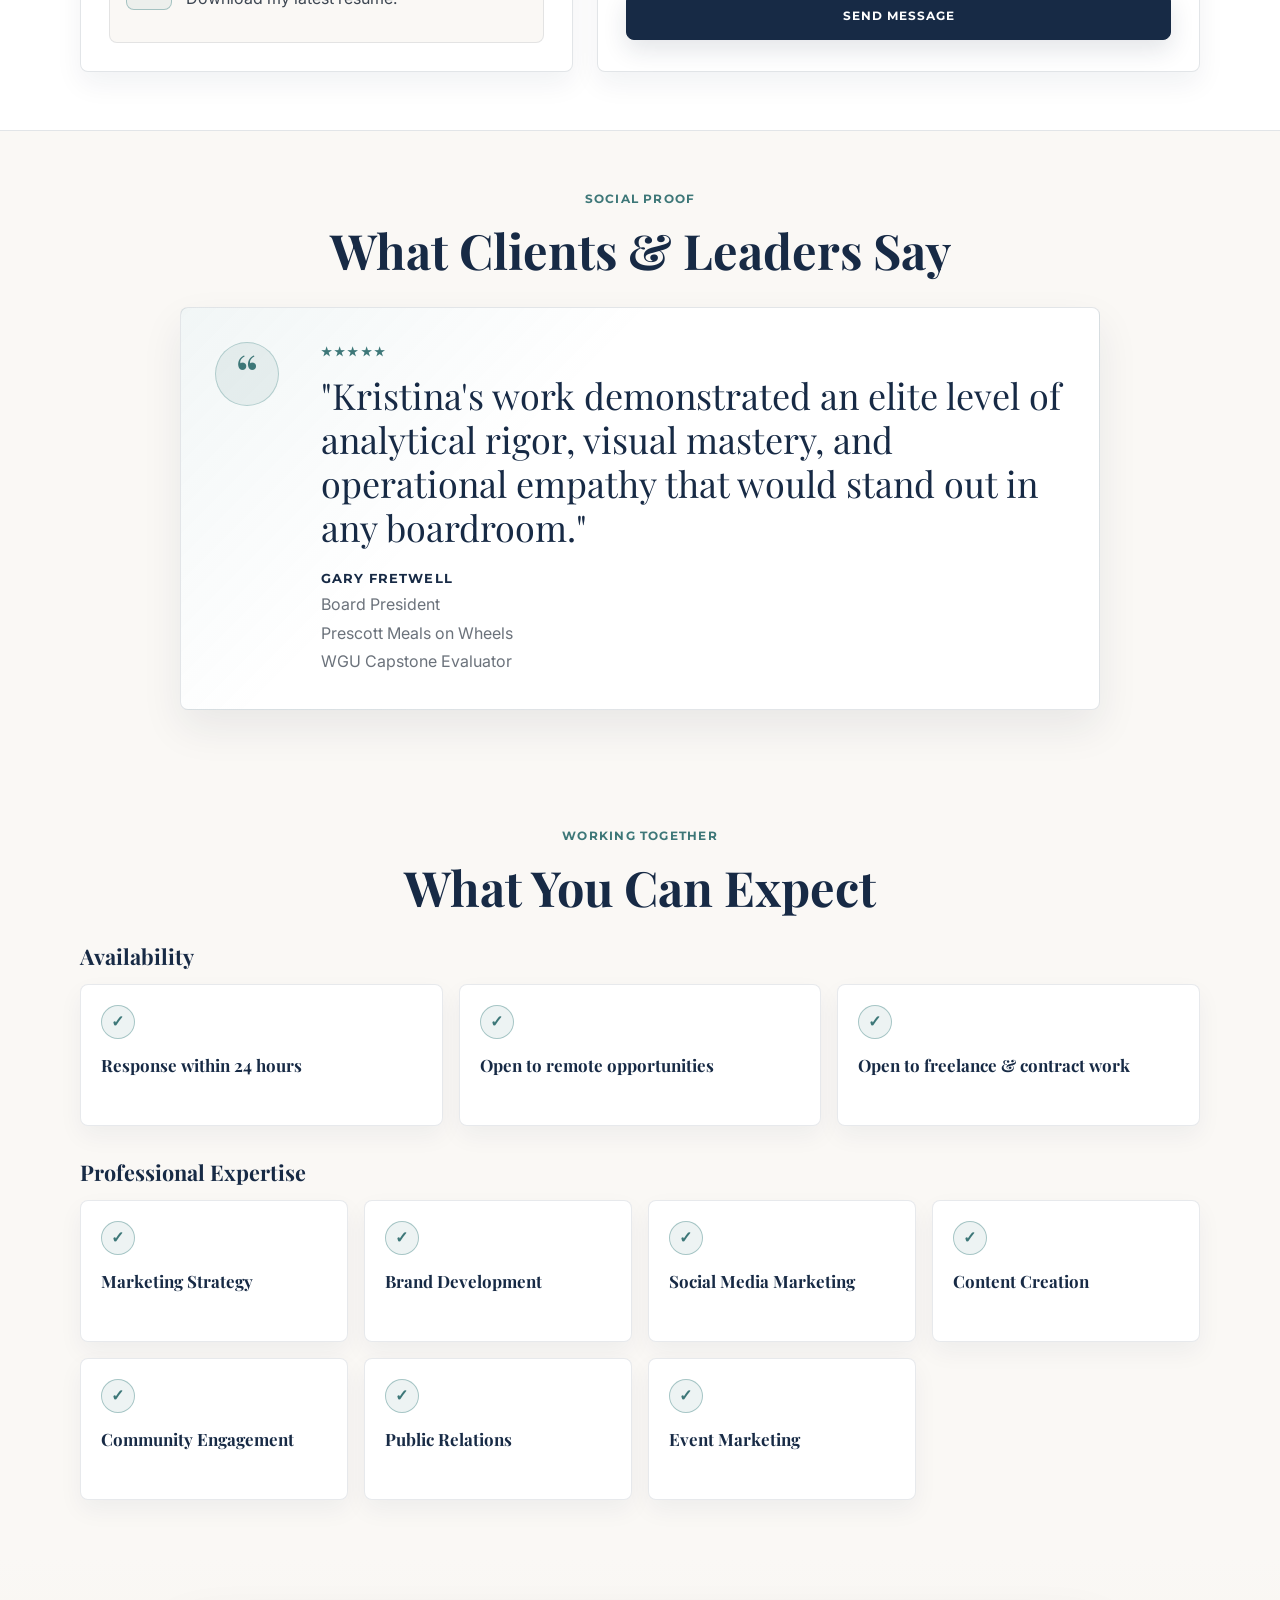
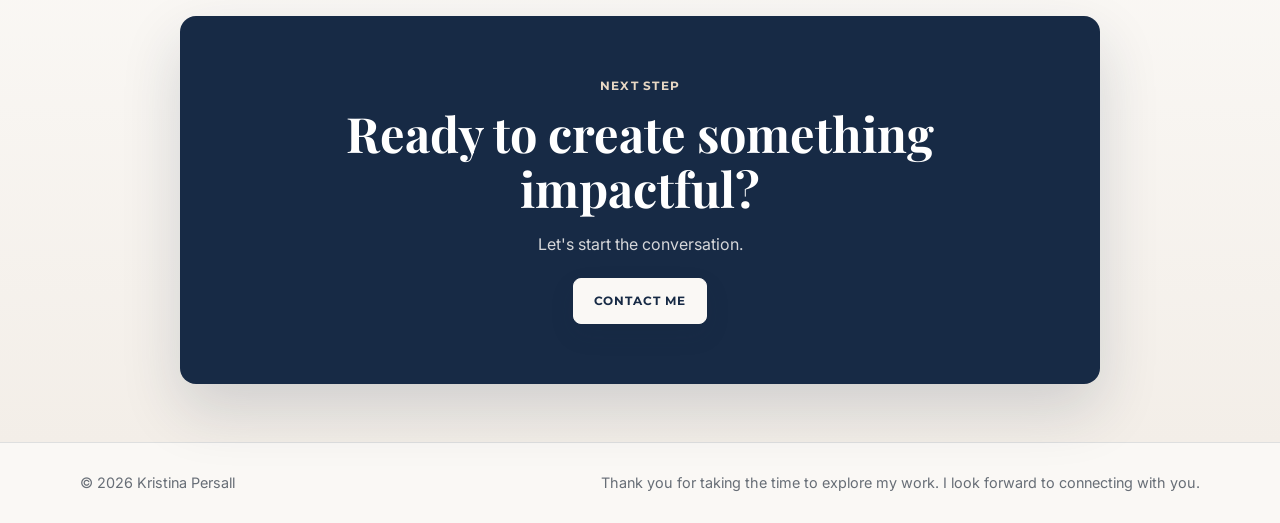
<file: contact.html>
<!DOCTYPE html>
<html lang="en">
<head>
  <meta charset="UTF-8">
  <meta name="viewport" content="width=device-width, initial-scale=1.0">
  <title>Contact | Kristina Persall</title>
  <link rel="preconnect" href="https://fonts.googleapis.com">
  <link rel="preconnect" href="https://fonts.gstatic.com" crossorigin>
  <link href="https://fonts.googleapis.com/css2?family=Inter:wght@400;500;600&family=Montserrat:wght@600;700&family=Playfair+Display:wght@600;700&display=swap" rel="stylesheet">
  <link rel="stylesheet" href="styles.css">
</head>
<body class="contact-page">
  <header class="site-header">
    <div class="nav-wrap">
      <a class="brand" href="index.html">Kristina Persall</a>
      <nav class="nav" aria-label="Main navigation">
        <a href="index.html">Home</a>
        <a href="about.html">About</a>
        <a href="portfolio.html">Portfolio</a>
        <a href="resume.html">Resume</a>
        <a href="professional-development.html">Development</a>
        <a class="active" href="contact.html">Contact</a>
      </nav>
    </div>
  </header>

  <main>
    <section class="section contact-hero" id="contact">
      <div class="container contact-hero-grid">
        <div class="hero-copy fade-in">
          <p class="eyebrow">Contact</p>
          <h1>Let's Build Something Meaningful Together</h1>
          <p class="lead">Whether you're looking for a marketing strategist, brand storyteller, event coordinator, or communications professional, I'd love to hear about your team and how I can help.</p>
          <div class="button-row">
            <a class="button" href="mailto:kris.persall@gmail.com">Let's Connect</a>
          </div>
        </div>

        <aside class="hero-card fade-in" aria-label="Contact summary">
          <div class="hero-card-inner">
            <p class="eyebrow">Available For</p>
            <ul class="available-list" aria-label="Availability and focus areas">
              <li>Marketing Roles</li>
              <li>Brand Strategy</li>
              <li>Digital Marketing</li>
              <li>Communications</li>
              <li>Content Marketing</li>
              <li>Remote • Hybrid • On-Site</li>
            </ul>
          </div>
        </aside>
      </div>
    </section>

    <section class="section contact-main-section">
      <div class="container contact-layout">
        <section class="card contact-info-card fade-in" aria-labelledby="contact-information">
          <div class="section-heading compact-heading">
            <p class="eyebrow">Reach Out</p>
            <h2 id="contact-information">Contact Information</h2>
          </div>

          <div class="contact-detail-list">
            <a class="contact-detail" href="mailto:kris.persall@gmail.com">
              <span class="contact-icon" aria-hidden="true">✉</span>
              <span>
                <strong>Email</strong>
                kris.persall@gmail.com
              </span>
            </a>

            <div class="contact-detail">
              <span class="contact-icon" aria-hidden="true">⌖</span>
              <span>
                <strong>Location</strong>
                Jacksonville, North Carolina
                <small>Remote opportunities preferred</small>
              </span>
            </div>

            <a class="contact-detail" href="https://www.linkedin.com/in/kristinapersall/" target="_blank" rel="noopener">
              <span class="contact-icon" aria-hidden="true">in</span>
              <span>
                <strong>LinkedIn</strong>
                Connect with me for professional networking, portfolio updates, and career opportunities.
              </span>
            </a>

            <a class="contact-detail" href="index.html">
              <span class="contact-icon" aria-hidden="true">KP</span>
              <span>
                <strong>Portfolio</strong>
                Personal Portfolio
                <small>www.kristinapersall.com</small>
              </span>
            </a>

            <a class="contact-detail" href="assets/kris.persall.resume.pdf" target="_blank" rel="noopener">
              <span class="contact-icon" aria-hidden="true">CV</span>
              <span>
                <strong>Resume</strong>
                Download my latest resume.
              </span>
            </a>
          </div>
        </section>

        <section class="card contact-form-card fade-in" aria-labelledby="send-message">
          <div class="section-heading compact-heading">
            <p class="eyebrow">Start Here</p>
            <h2 id="send-message">Send Me a Message</h2>
          </div>

          <form class="contact-form" method="post" aria-describedby="form-note">
            <div class="form-grid">
              <div class="field">
                <label for="name">Name</label>
                <input id="name" name="name" type="text" autocomplete="name" placeholder="Your name" required>
              </div>

              <div class="field">
                <label for="email">Email</label>
                <input id="email" name="email" type="email" autocomplete="email" placeholder="you@company.com" required>
              </div>
            </div>

            <div class="field">
              <label for="company">Company</label>
              <input id="company" name="company" type="text" autocomplete="organization" placeholder="Organization (optional)">
            </div>

            <div class="field">
              <label for="subject">Subject</label>
              <input id="subject" name="subject" type="text" placeholder="How can I help?" required>
            </div>

            <div class="field">
              <label for="message">Message</label>
              <textarea id="message" name="message" rows="6" placeholder="I'd love to hear about your project, organization, or opportunity." required></textarea>
            </div>

            <p class="form-note" id="form-note">I typically respond within 24 hours and look forward to hearing from you.</p>
            <button class="button" type="submit">Send Message</button>
          </form>
        </section>
      </div>
    </section>

    <section class="section testimonial-section">
      <div class="container">
        <div class="section-heading centered">
          <p class="eyebrow">Social Proof</p>
          <h2>What Clients &amp; Leaders Say</h2>
        </div>

        <article class="testimonial-card fade-in">
          <div class="quote-mark" aria-hidden="true">“</div>
          <div>
            <div class="star-row" aria-label="Five star recommendation">★★★★★</div>
            <blockquote>"Kristina's work demonstrated an elite level of analytical rigor, visual mastery, and operational empathy that would stand out in any boardroom."</blockquote>
            <div class="testimonial-meta">
              <strong>Gary Fretwell</strong>
              <span>Board President</span>
              <span>Prescott Meals on Wheels</span>
              <span>WGU Capstone Evaluator</span>
            </div>
          </div>
        </article>
      </div>
    </section>

    <section class="section expectations-section">
      <div class="container">
        <div class="section-heading centered">
          <p class="eyebrow">Working Together</p>
          <h2>What You Can Expect</h2>
        </div>

        <div class="expectation-groups">
          <section class="expectation-group" aria-labelledby="availability-heading">
            <h3 id="availability-heading">Availability</h3>
            <div class="expectation-grid availability-grid">
              <article class="expectation-card fade-in">
                <span aria-hidden="true">✓</span>
                <h3>Response within 24 hours</h3>
              </article>
              <article class="expectation-card fade-in">
                <span aria-hidden="true">✓</span>
                <h3>Open to remote opportunities</h3>
              </article>
              <article class="expectation-card fade-in">
                <span aria-hidden="true">✓</span>
                <h3>Open to freelance &amp; contract work</h3>
              </article>
            </div>
          </section>

          <section class="expectation-group" aria-labelledby="expertise-heading">
            <h3 id="expertise-heading">Professional Expertise</h3>
            <div class="expectation-grid expertise-grid">
              <article class="expectation-card fade-in">
                <span aria-hidden="true">✓</span>
                <h3>Marketing Strategy</h3>
              </article>
              <article class="expectation-card fade-in">
                <span aria-hidden="true">✓</span>
                <h3>Brand Development</h3>
              </article>
              <article class="expectation-card fade-in">
                <span aria-hidden="true">✓</span>
                <h3>Social Media Marketing</h3>
              </article>
              <article class="expectation-card fade-in">
                <span aria-hidden="true">✓</span>
                <h3>Content Creation</h3>
              </article>
              <article class="expectation-card fade-in">
                <span aria-hidden="true">✓</span>
                <h3>Community Engagement</h3>
              </article>
              <article class="expectation-card fade-in">
                <span aria-hidden="true">✓</span>
                <h3>Public Relations</h3>
              </article>
              <article class="expectation-card fade-in">
                <span aria-hidden="true">✓</span>
                <h3>Event Marketing</h3>
              </article>
            </div>
          </section>
        </div>
      </div>
    </section>

    <section class="section final-cta-section">
      <div class="container">
        <div class="cta-panel centered-panel fade-in">
          <p class="eyebrow">Next Step</p>
          <h2>Ready to create something impactful?</h2>
          <p>Let's start the conversation.</p>
          <div class="button-row center-actions">
            <a class="button" href="mailto:kris.persall@gmail.com">Contact Me</a>
          </div>
        </div>
      </div>
    </section>
  </main>

  <footer class="site-footer">
    <div class="footer-wrap">
      <p>&copy; 2026 Kristina Persall</p>
      <p>Thank you for taking the time to explore my work. I look forward to connecting with you.</p>
    </div>
  </footer>
</body>
</html>
</file>
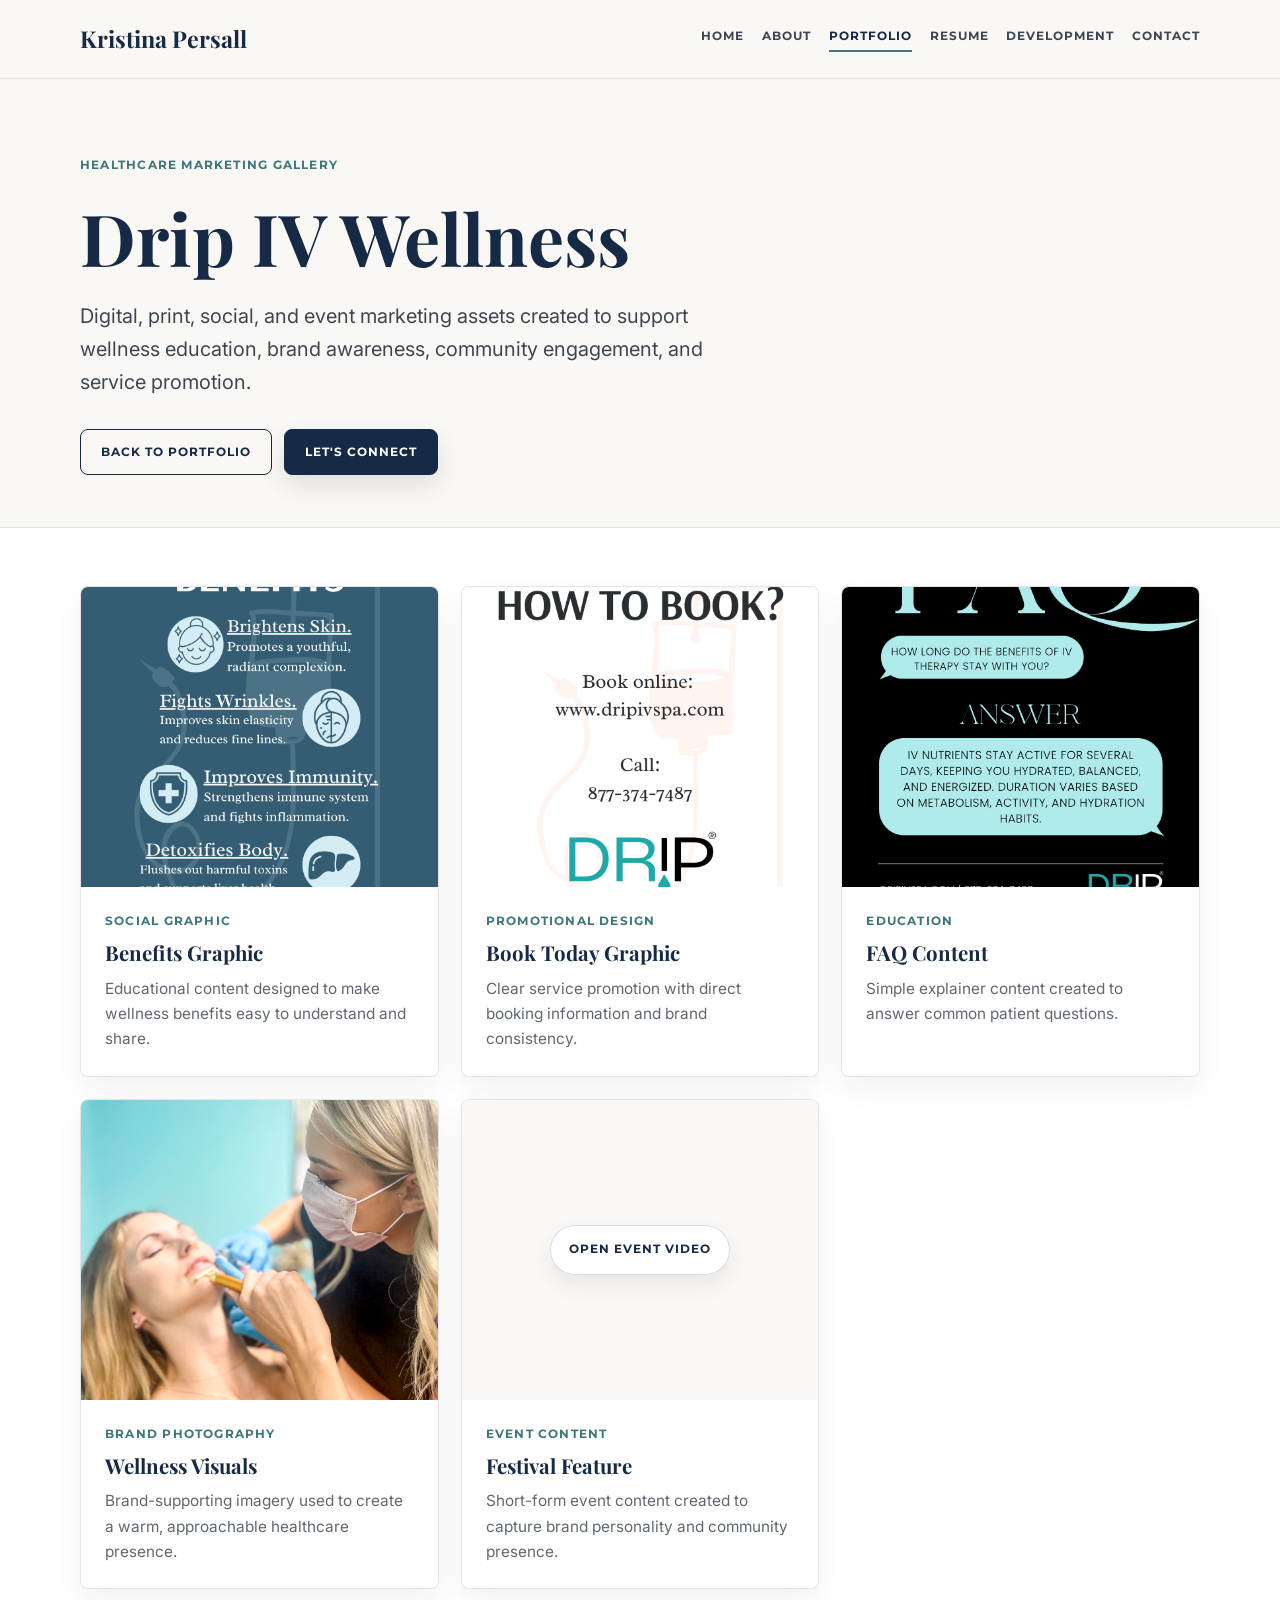
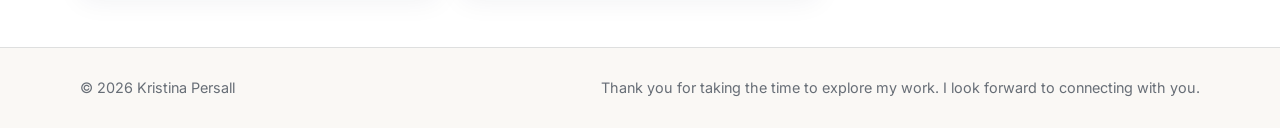
<file: drip-iv-gallery.html>
<!DOCTYPE html>
<html lang="en">
<head>
  <meta charset="UTF-8">
  <meta name="viewport" content="width=device-width, initial-scale=1.0">
  <title>Drip IV Wellness Gallery | Kristina Persall</title>
  <link rel="preconnect" href="https://fonts.googleapis.com">
  <link rel="preconnect" href="https://fonts.gstatic.com" crossorigin>
  <link href="https://fonts.googleapis.com/css2?family=Inter:wght@400;500;600&family=Montserrat:wght@600;700&family=Playfair+Display:wght@600;700&display=swap" rel="stylesheet">
  <link rel="stylesheet" href="styles.css">
</head>
<body class="portfolio-page gallery-page">
  <header class="site-header">
    <div class="nav-wrap">
      <a class="brand" href="index.html">Kristina Persall</a>
      <nav class="nav" aria-label="Main navigation">
        <a href="index.html">Home</a>
        <a href="about.html">About</a>
        <a class="active" href="portfolio.html">Portfolio</a>
        <a href="resume.html">Resume</a>
        <a href="professional-development.html">Development</a>
        <a href="contact.html">Contact</a>
      </nav>
    </div>
  </header>

  <main>
    <section class="section gallery-hero">
      <div class="container">
        <div class="hero-copy fade-in">
          <p class="eyebrow">Healthcare Marketing Gallery</p>
          <h1>Drip IV Wellness</h1>
          <p class="lead">Digital, print, social, and event marketing assets created to support wellness education, brand awareness, community engagement, and service promotion.</p>
          <div class="button-row">
            <a class="button secondary" href="portfolio.html#featured-work">Back to Portfolio</a>
            <a class="button" href="contact.html">Let's Connect</a>
          </div>
        </div>
      </div>
    </section>

    <section class="section gallery-section">
      <div class="container">
        <div class="gallery-grid">
          <article class="card gallery-item fade-in">
            <div class="gallery-media">
              <img src="assets/DripIVbenefits.png" alt="Drip IV benefits educational graphic">
            </div>
            <div class="gallery-item-content">
              <p class="eyebrow">Social Graphic</p>
              <h2>Benefits Graphic</h2>
              <p>Educational content designed to make wellness benefits easy to understand and share.</p>
            </div>
          </article>

          <article class="card gallery-item fade-in">
            <div class="gallery-media">
              <img src="assets/DripIVbooktoday.png" alt="Drip IV appointment booking graphic">
            </div>
            <div class="gallery-item-content">
              <p class="eyebrow">Promotional Design</p>
              <h2>Book Today Graphic</h2>
              <p>Clear service promotion with direct booking information and brand consistency.</p>
            </div>
          </article>

          <article class="card gallery-item fade-in">
            <div class="gallery-media">
              <img src="assets/Dripfaqiv.png" alt="Drip IV frequently asked questions graphic">
            </div>
            <div class="gallery-item-content">
              <p class="eyebrow">Education</p>
              <h2>FAQ Content</h2>
              <p>Simple explainer content created to answer common patient questions.</p>
            </div>
          </article>

          <article class="card gallery-item fade-in">
            <div class="gallery-media">
              <img src="assets/Dripphoto-web.jpg" alt="Drip IV branded wellness photography">
            </div>
            <div class="gallery-item-content">
              <p class="eyebrow">Brand Photography</p>
              <h2>Wellness Visuals</h2>
              <p>Brand-supporting imagery used to create a warm, approachable healthcare presence.</p>
            </div>
          </article>

          <article class="card gallery-item fade-in">
            <a class="gallery-media gallery-video-card" href="assets/DripFestivalFeature.mov" target="_blank" rel="noopener" aria-label="Open Drip IV event feature video">
              <span>Open Event Video</span>
            </a>
            <div class="gallery-item-content">
              <p class="eyebrow">Event Content</p>
              <h2>Festival Feature</h2>
              <p>Short-form event content created to capture brand personality and community presence.</p>
            </div>
          </article>
        </div>
      </div>
    </section>
  </main>

  <footer class="site-footer">
    <div class="footer-wrap">
      <p>&copy; 2026 Kristina Persall</p>
      <p>Thank you for taking the time to explore my work. I look forward to connecting with you.</p>
    </div>
  </footer>
</body>
</html>
</file>
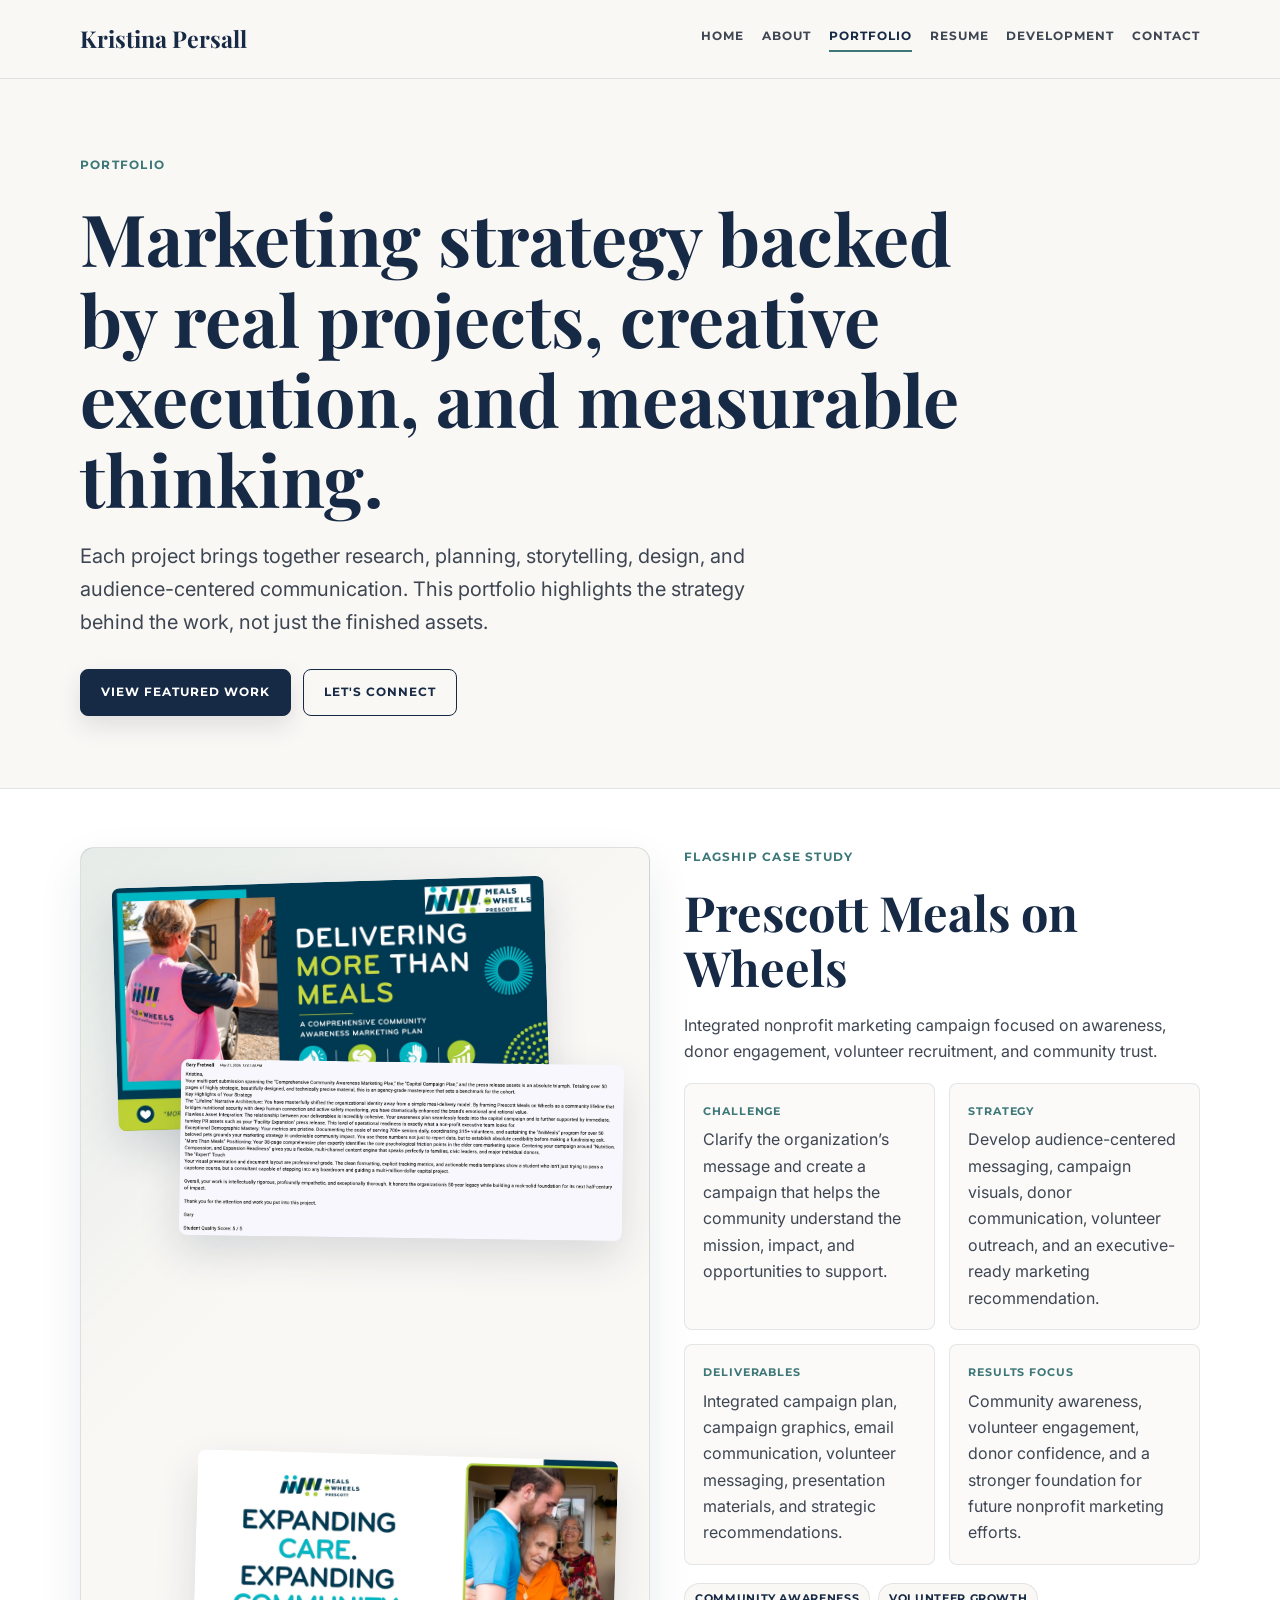
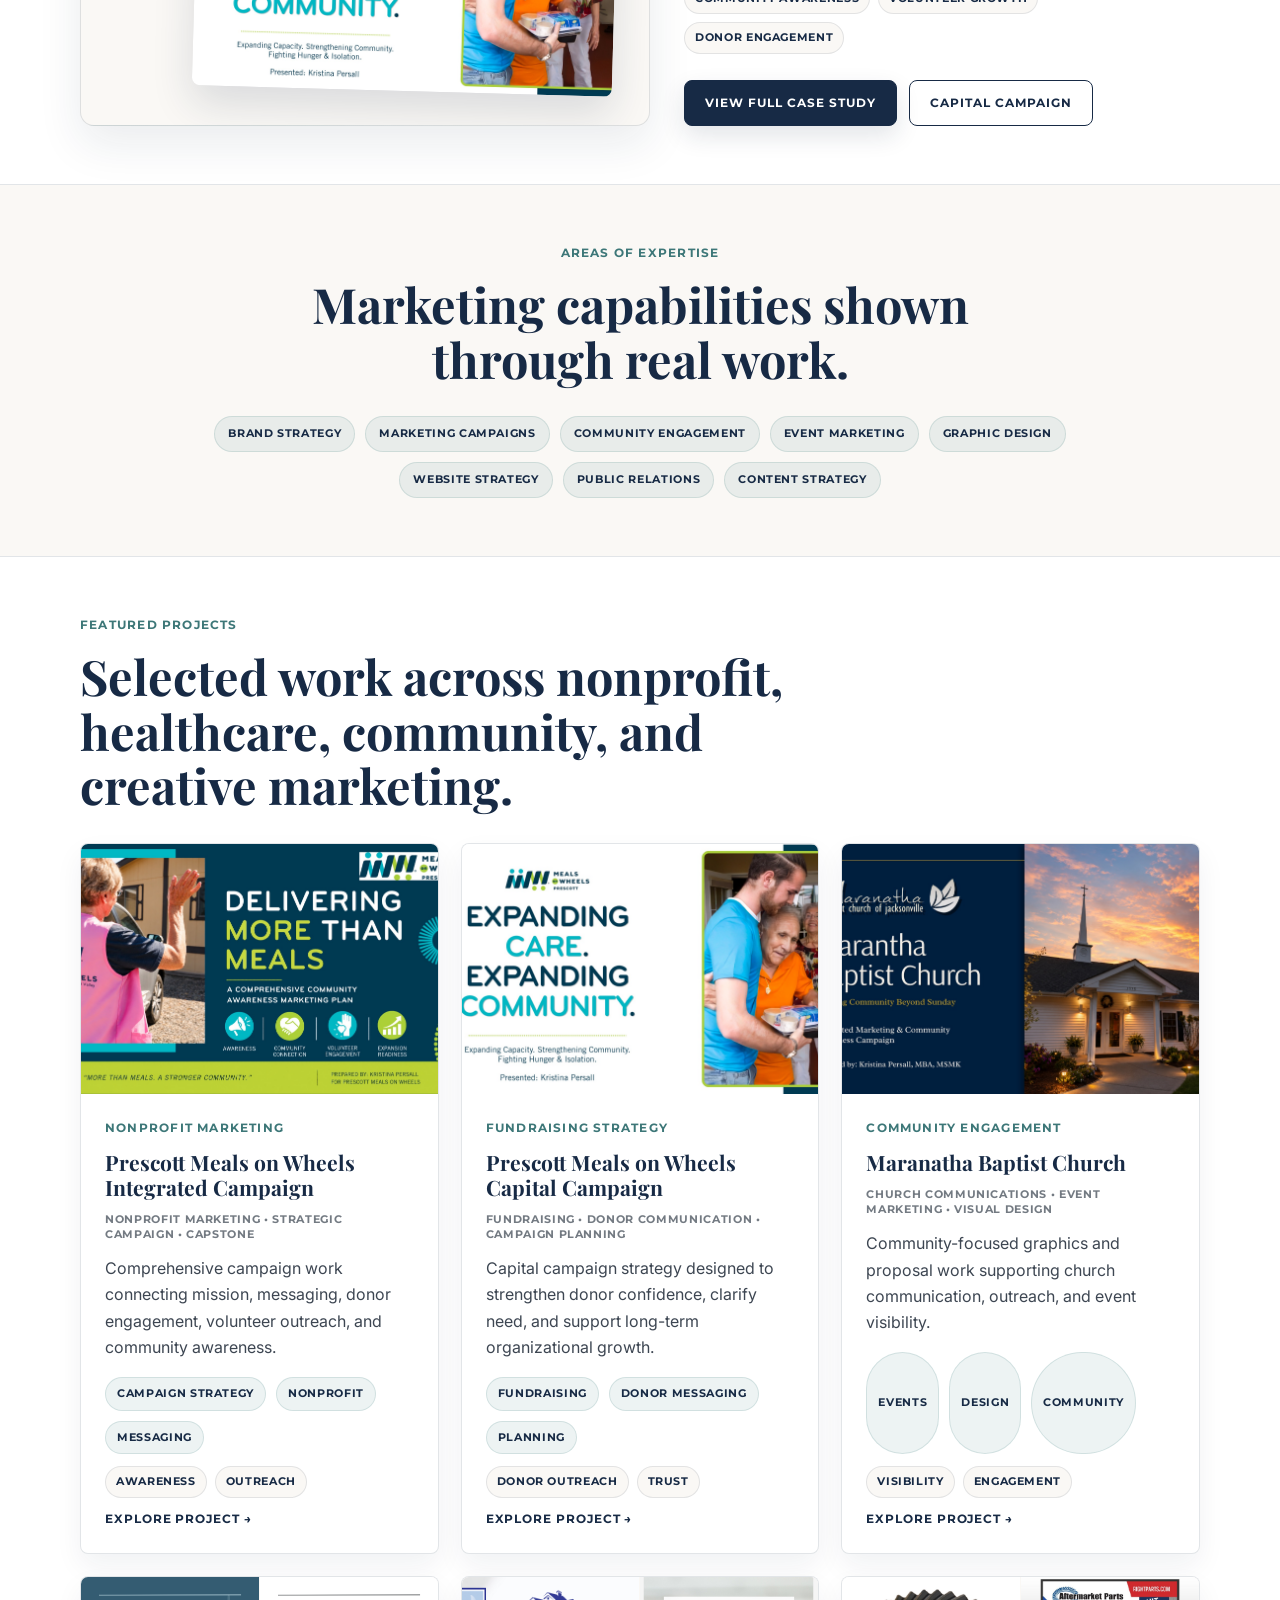
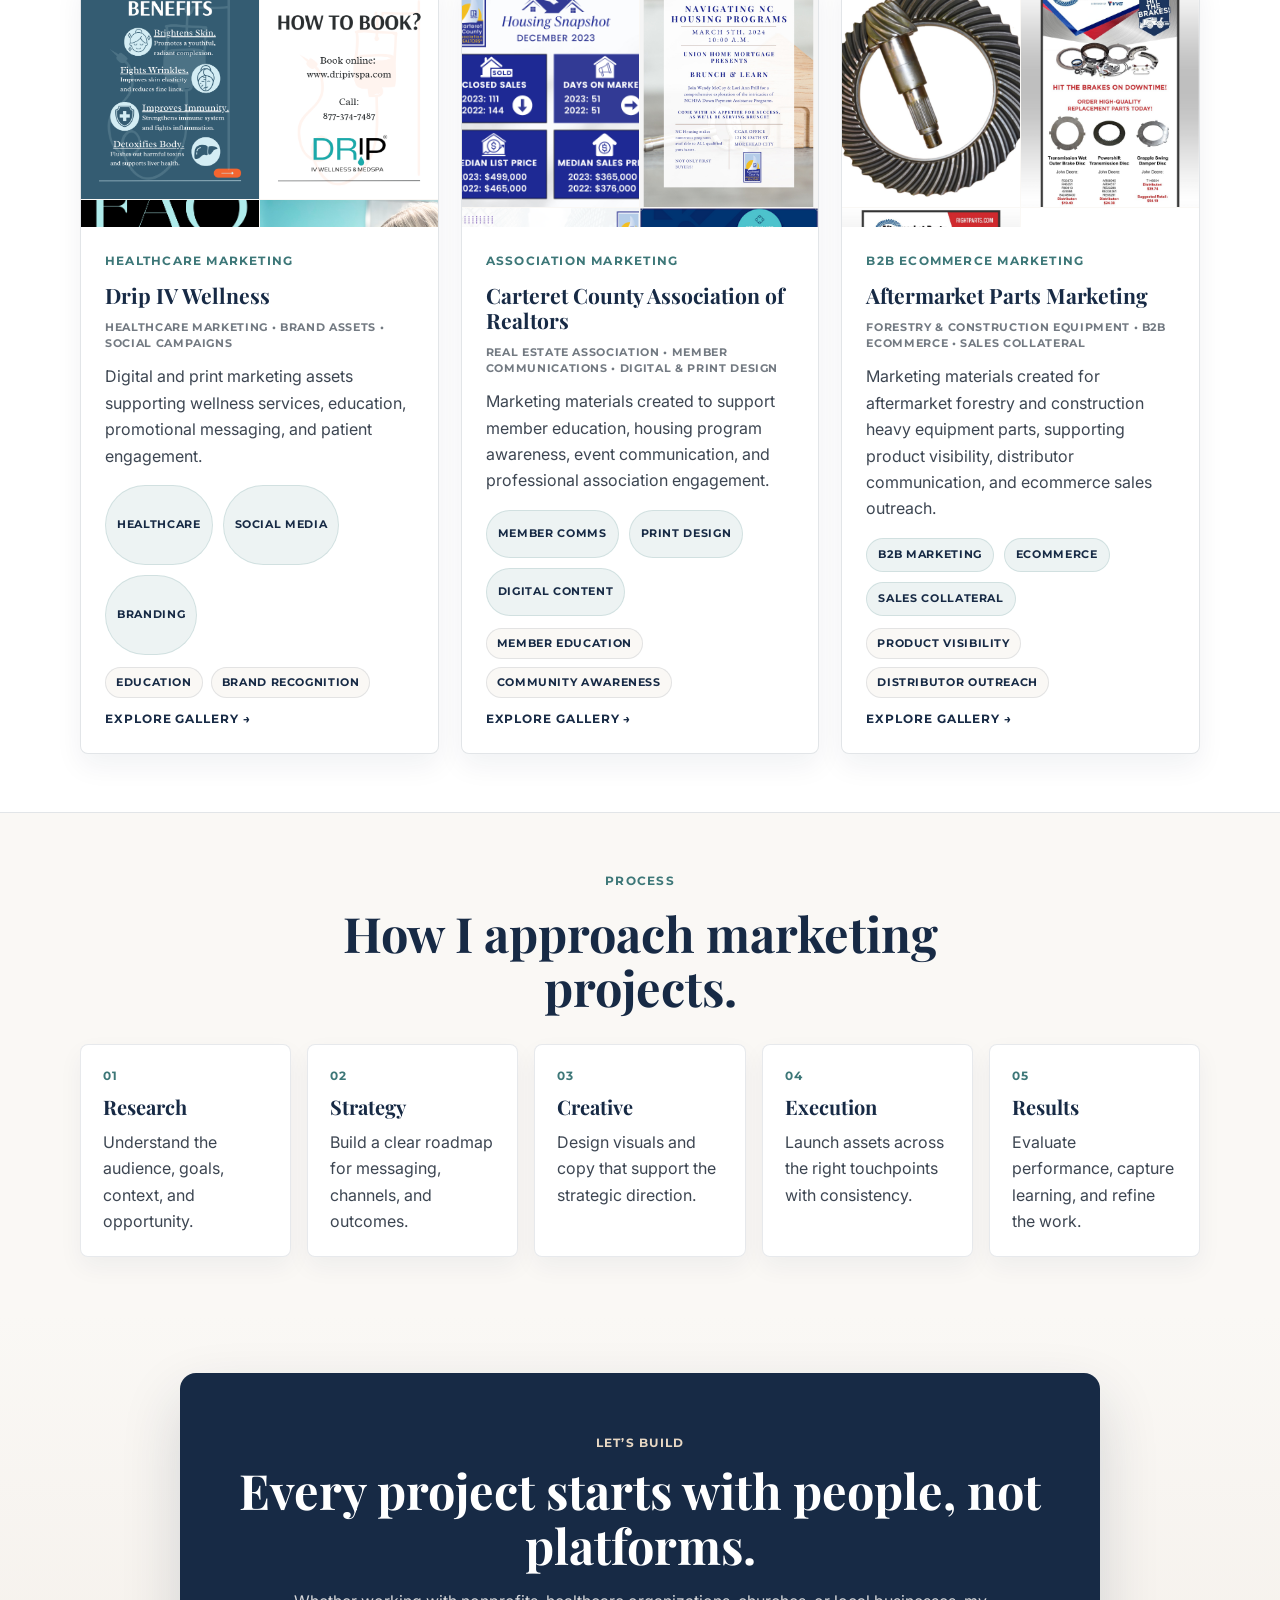
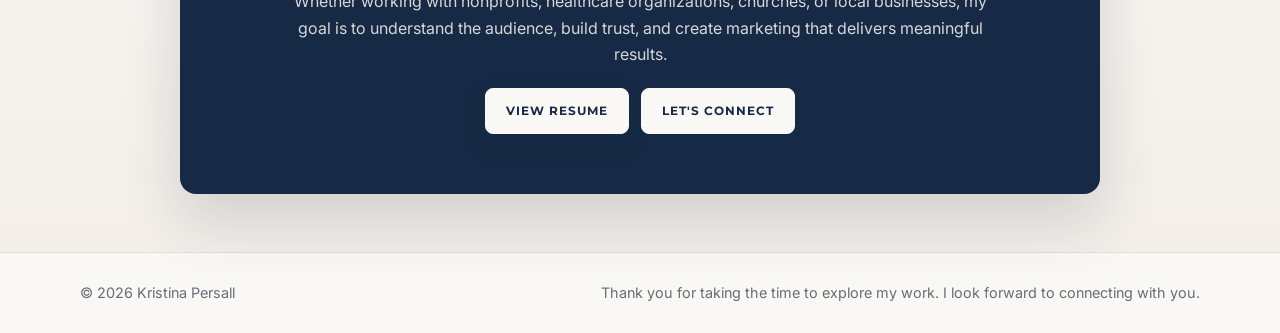
<file: portfolio.html>
<!DOCTYPE html>
<html lang="en">
<head>
  <meta charset="UTF-8">
  <meta name="viewport" content="width=device-width, initial-scale=1.0">
  <title>Portfolio | Kristina Persall</title>
  <link rel="preconnect" href="https://fonts.googleapis.com">
  <link rel="preconnect" href="https://fonts.gstatic.com" crossorigin>
  <link href="https://fonts.googleapis.com/css2?family=Inter:wght@400;500;600&family=Montserrat:wght@600;700&family=Playfair+Display:wght@600;700&display=swap" rel="stylesheet">
  <link rel="stylesheet" href="styles.css">
</head>
<body class="portfolio-page">
  <header class="site-header">
    <div class="nav-wrap">
      <a class="brand" href="index.html">Kristina Persall</a>
      <nav class="nav" aria-label="Main navigation">
        <a href="index.html">Home</a>
        <a href="about.html">About</a>
        <a class="active" href="portfolio.html">Portfolio</a>
        <a href="resume.html">Resume</a>
        <a href="professional-development.html">Development</a>
        <a href="contact.html">Contact</a>
      </nav>
    </div>
  </header>

  <main>
    <section class="section contact-hero portfolio-hero">
      <div class="container">
        <div class="hero-copy fade-in">
          <p class="eyebrow">Portfolio</p>
          <h1>Marketing strategy backed by real projects, creative execution, and measurable thinking.</h1>
          <p class="lead">Each project brings together research, planning, storytelling, design, and audience-centered communication. This portfolio highlights the strategy behind the work, not just the finished assets.</p>
          <div class="button-row">
            <a class="button" href="#featured-work">View Featured Work</a>
            <a class="button secondary" href="contact.html">Let's Connect</a>
          </div>
        </div>
      </div>
    </section>

    <section class="section featured-case-section" id="featured-work">
      <div class="container featured-case">
        <div class="portfolio-showcase fade-in" aria-label="Prescott Meals on Wheels campaign preview">
          <img class="showcase-main" src="assets/PMOWComprehensive-web.jpg" alt="Prescott Meals on Wheels comprehensive campaign cover">
          <img class="showcase-secondary" src="assets/PMOWCapitalCampaignCover-web.jpg" alt="Prescott Meals on Wheels capital campaign cover">
          <img class="showcase-proof" src="assets/capstoneeval.jpg" alt="Capstone evaluation excerpt">
        </div>

        <article class="featured-case-content fade-in">
          <p class="eyebrow">Flagship Case Study</p>
          <h2>Prescott Meals on Wheels</h2>
          <p>Integrated nonprofit marketing campaign focused on awareness, donor engagement, volunteer recruitment, and community trust.</p>

          <div class="case-detail-grid">
            <div>
              <span class="label">Challenge</span>
              <p>Clarify the organization’s message and create a campaign that helps the community understand the mission, impact, and opportunities to support.</p>
            </div>
            <div>
              <span class="label">Strategy</span>
              <p>Develop audience-centered messaging, campaign visuals, donor communication, volunteer outreach, and an executive-ready marketing recommendation.</p>
            </div>
            <div>
              <span class="label">Deliverables</span>
              <p>Integrated campaign plan, campaign graphics, email communication, volunteer messaging, presentation materials, and strategic recommendations.</p>
            </div>
            <div>
              <span class="label">Results Focus</span>
              <p>Community awareness, volunteer engagement, donor confidence, and a stronger foundation for future nonprofit marketing efforts.</p>
            </div>
          </div>

          <div class="metric-chip-row">
            <span>Community Awareness</span>
            <span>Volunteer Growth</span>
            <span>Donor Engagement</span>
          </div>

          <div class="button-row">
            <a class="button" href="https://canva.link/n2awq8x2jovjxhb" target="_blank" rel="noopener">View Full Case Study</a>
            <a class="button secondary" href="https://canva.link/cdc9h0sr9nj1gpe" target="_blank" rel="noopener">Capital Campaign</a>
          </div>
        </article>
      </div>
    </section>

    <section class="section expertise-banner">
      <div class="container">
        <div class="section-heading centered">
          <p class="eyebrow">Areas of Expertise</p>
          <h2>Marketing capabilities shown through real work.</h2>
        </div>
        <div class="skill-tags large-tags fade-in" aria-label="Portfolio expertise areas">
          <span>Brand Strategy</span>
          <span>Marketing Campaigns</span>
          <span>Community Engagement</span>
          <span>Event Marketing</span>
          <span>Graphic Design</span>
          <span>Website Strategy</span>
          <span>Public Relations</span>
          <span>Content Strategy</span>
        </div>
      </div>
    </section>

    <section class="section projects-section">
      <div class="container">
        <div class="section-heading">
          <p class="eyebrow">Featured Projects</p>
          <h2>Selected work across nonprofit, healthcare, community, and creative marketing.</h2>
        </div>

        <div class="project-card-grid">
          <article class="card portfolio-project-card fade-in">
            <div class="project-image">
              <img src="assets/PMOWComprehensive-web.jpg" alt="Prescott Meals on Wheels comprehensive campaign cover">
            </div>
            <div class="project-card-content">
              <p class="eyebrow">Nonprofit Marketing</p>
              <h3>Prescott Meals on Wheels Integrated Campaign</h3>
              <p class="project-meta-line">Nonprofit Marketing • Strategic Campaign • Capstone</p>
              <p>Comprehensive campaign work connecting mission, messaging, donor engagement, volunteer outreach, and community awareness.</p>
              <div class="skill-tags compact-tags">
                <span>Campaign Strategy</span>
                <span>Nonprofit</span>
                <span>Messaging</span>
              </div>
              <div class="metric-chip-row">
                <span>Awareness</span>
                <span>Outreach</span>
              </div>
              <a class="project-link" href="https://canva.link/n2awq8x2jovjxhb" target="_blank" rel="noopener">Explore Project →</a>
            </div>
          </article>

          <article class="card portfolio-project-card fade-in">
            <div class="project-image">
              <img src="assets/PMOWCapitalCampaignCover-web.jpg" alt="Prescott Meals on Wheels capital campaign cover">
            </div>
            <div class="project-card-content">
              <p class="eyebrow">Fundraising Strategy</p>
              <h3>Prescott Meals on Wheels Capital Campaign</h3>
              <p class="project-meta-line">Fundraising • Donor Communication • Campaign Planning</p>
              <p>Capital campaign strategy designed to strengthen donor confidence, clarify need, and support long-term organizational growth.</p>
              <div class="skill-tags compact-tags">
                <span>Fundraising</span>
                <span>Donor Messaging</span>
                <span>Planning</span>
              </div>
              <div class="metric-chip-row">
                <span>Donor Outreach</span>
                <span>Trust</span>
              </div>
              <a class="project-link" href="https://canva.link/cdc9h0sr9nj1gpe" target="_blank" rel="noopener">Explore Project →</a>
            </div>
          </article>

          <article class="card portfolio-project-card fade-in">
            <div class="project-image">
              <img src="assets/Maranathacover-web.jpg" alt="Maranatha Baptist Church campaign presentation cover">
            </div>
            <div class="project-card-content">
              <p class="eyebrow">Community Engagement</p>
              <h3>Maranatha Baptist Church</h3>
              <p class="project-meta-line">Church Communications • Event Marketing • Visual Design</p>
              <p>Community-focused graphics and proposal work supporting church communication, outreach, and event visibility.</p>
              <div class="skill-tags compact-tags">
                <span>Events</span>
                <span>Design</span>
                <span>Community</span>
              </div>
              <div class="metric-chip-row">
                <span>Visibility</span>
                <span>Engagement</span>
              </div>
              <a class="project-link" href="https://canva.link/i0bsa53aczjlh8k" target="_blank" rel="noopener">Explore Project →</a>
            </div>
          </article>

          <article class="card portfolio-project-card fade-in">
            <div class="project-gallery">
              <img src="assets/DripIVbenefits.png" alt="Drip IV benefits graphic">
              <img src="assets/DripIVbooktoday.png" alt="Book today healthcare graphic">
              <img src="assets/Dripfaqiv.png" alt="IV benefits FAQ graphic">
              <img src="assets/Dripphoto-web.jpg" alt="Drip IV branded photography">
            </div>
            <div class="project-card-content">
              <p class="eyebrow">Healthcare Marketing</p>
              <h3>Drip IV Wellness</h3>
              <p class="project-meta-line">Healthcare Marketing • Brand Assets • Social Campaigns</p>
              <p>Digital and print marketing assets supporting wellness services, education, promotional messaging, and patient engagement.</p>
              <div class="skill-tags compact-tags">
                <span>Healthcare</span>
                <span>Social Media</span>
                <span>Branding</span>
              </div>
              <div class="metric-chip-row">
                <span>Education</span>
                <span>Brand Recognition</span>
              </div>
              <a class="project-link" href="drip-iv-gallery.html">Explore Gallery →</a>
            </div>
          </article>

          <article class="card portfolio-project-card fade-in">
            <div class="project-gallery">
              <img src="assets/CCARhousingstats.png" alt="Housing snapshot design">
              <img src="assets/CCARNavigating-NC-Housing-Programs-web.jpg" alt="Housing programs graphic">
              <img src="assets/CCARCampaignMemberplus.png" alt="Member campaign graphic">
              <img src="assets/CCARbenefits.png" alt="Benefits poster design">
            </div>
            <div class="project-card-content">
              <p class="eyebrow">Association Marketing</p>
              <h3>Carteret County Association of Realtors</h3>
              <p class="project-meta-line">Real Estate Association • Member Communications • Digital &amp; Print Design</p>
              <p>Marketing materials created to support member education, housing program awareness, event communication, and professional association engagement.</p>
              <div class="skill-tags compact-tags">
                <span>Member Comms</span>
                <span>Print Design</span>
                <span>Digital Content</span>
              </div>
              <div class="metric-chip-row">
                <span>Member Education</span>
                <span>Community Awareness</span>
              </div>
              <a class="project-link" href="ccar-gallery.html">Explore Gallery →</a>
            </div>
          </article>

          <article class="card portfolio-project-card fade-in">
            <div class="project-gallery">
              <img src="assets/AftermarketDriveAxleGear-web.jpg" alt="Drive axle gear product photography">
              <img src="assets/AftermarketFlyerHitTheBrakes-web.jpg" alt="Aftermarket parts brake campaign flyer">
              <img src="assets/AftermarketFlyerJohnDeereTop5-web.jpg" alt="Aftermarket parts John Deere top parts e-flyer">
              <img src="assets/AftermarketPillowBlockBearing-web.jpg" alt="Pillow block bearing product photography">
            </div>
            <div class="project-card-content">
              <p class="eyebrow">B2B Ecommerce Marketing</p>
              <h3>Aftermarket Parts Marketing</h3>
              <p class="project-meta-line">Forestry &amp; Construction Equipment • B2B Ecommerce • Sales Collateral</p>
              <p>Marketing materials created for aftermarket forestry and construction heavy equipment parts, supporting product visibility, distributor communication, and ecommerce sales outreach.</p>
              <div class="skill-tags compact-tags">
                <span>B2B Marketing</span>
                <span>Ecommerce</span>
                <span>Sales Collateral</span>
              </div>
              <div class="metric-chip-row">
                <span>Product Visibility</span>
                <span>Distributor Outreach</span>
              </div>
              <a class="project-link" href="aftermarket-gallery.html">Explore Gallery →</a>
            </div>
          </article>
        </div>
      </div>
    </section>

    <section class="section process-section">
      <div class="container">
        <div class="section-heading centered">
          <p class="eyebrow">Process</p>
          <h2>How I approach marketing projects.</h2>
        </div>

        <div class="process-grid">
          <article class="process-step fade-in">
            <span>01</span>
            <h3>Research</h3>
            <p>Understand the audience, goals, context, and opportunity.</p>
          </article>
          <article class="process-step fade-in">
            <span>02</span>
            <h3>Strategy</h3>
            <p>Build a clear roadmap for messaging, channels, and outcomes.</p>
          </article>
          <article class="process-step fade-in">
            <span>03</span>
            <h3>Creative</h3>
            <p>Design visuals and copy that support the strategic direction.</p>
          </article>
          <article class="process-step fade-in">
            <span>04</span>
            <h3>Execution</h3>
            <p>Launch assets across the right touchpoints with consistency.</p>
          </article>
          <article class="process-step fade-in">
            <span>05</span>
            <h3>Results</h3>
            <p>Evaluate performance, capture learning, and refine the work.</p>
          </article>
        </div>
      </div>
    </section>

    <section class="section final-cta-section">
      <div class="container">
        <div class="cta-panel centered-panel fade-in">
          <p class="eyebrow">Let’s Build</p>
          <h2>Every project starts with people, not platforms.</h2>
          <p>Whether working with nonprofits, healthcare organizations, churches, or local businesses, my goal is to understand the audience, build trust, and create marketing that delivers meaningful results.</p>
          <div class="button-row center-actions">
            <a class="button" href="assets/kris.persall.resume.pdf" target="_blank" rel="noopener">View Resume</a>
            <a class="button secondary" href="contact.html">Let's Connect</a>
          </div>
        </div>
      </div>
    </section>
  </main>

  <footer class="site-footer">
    <div class="footer-wrap">
      <p>&copy; 2026 Kristina Persall</p>
      <p>Thank you for taking the time to explore my work. I look forward to connecting with you.</p>
    </div>
  </footer>
</body>
</html>
</file>
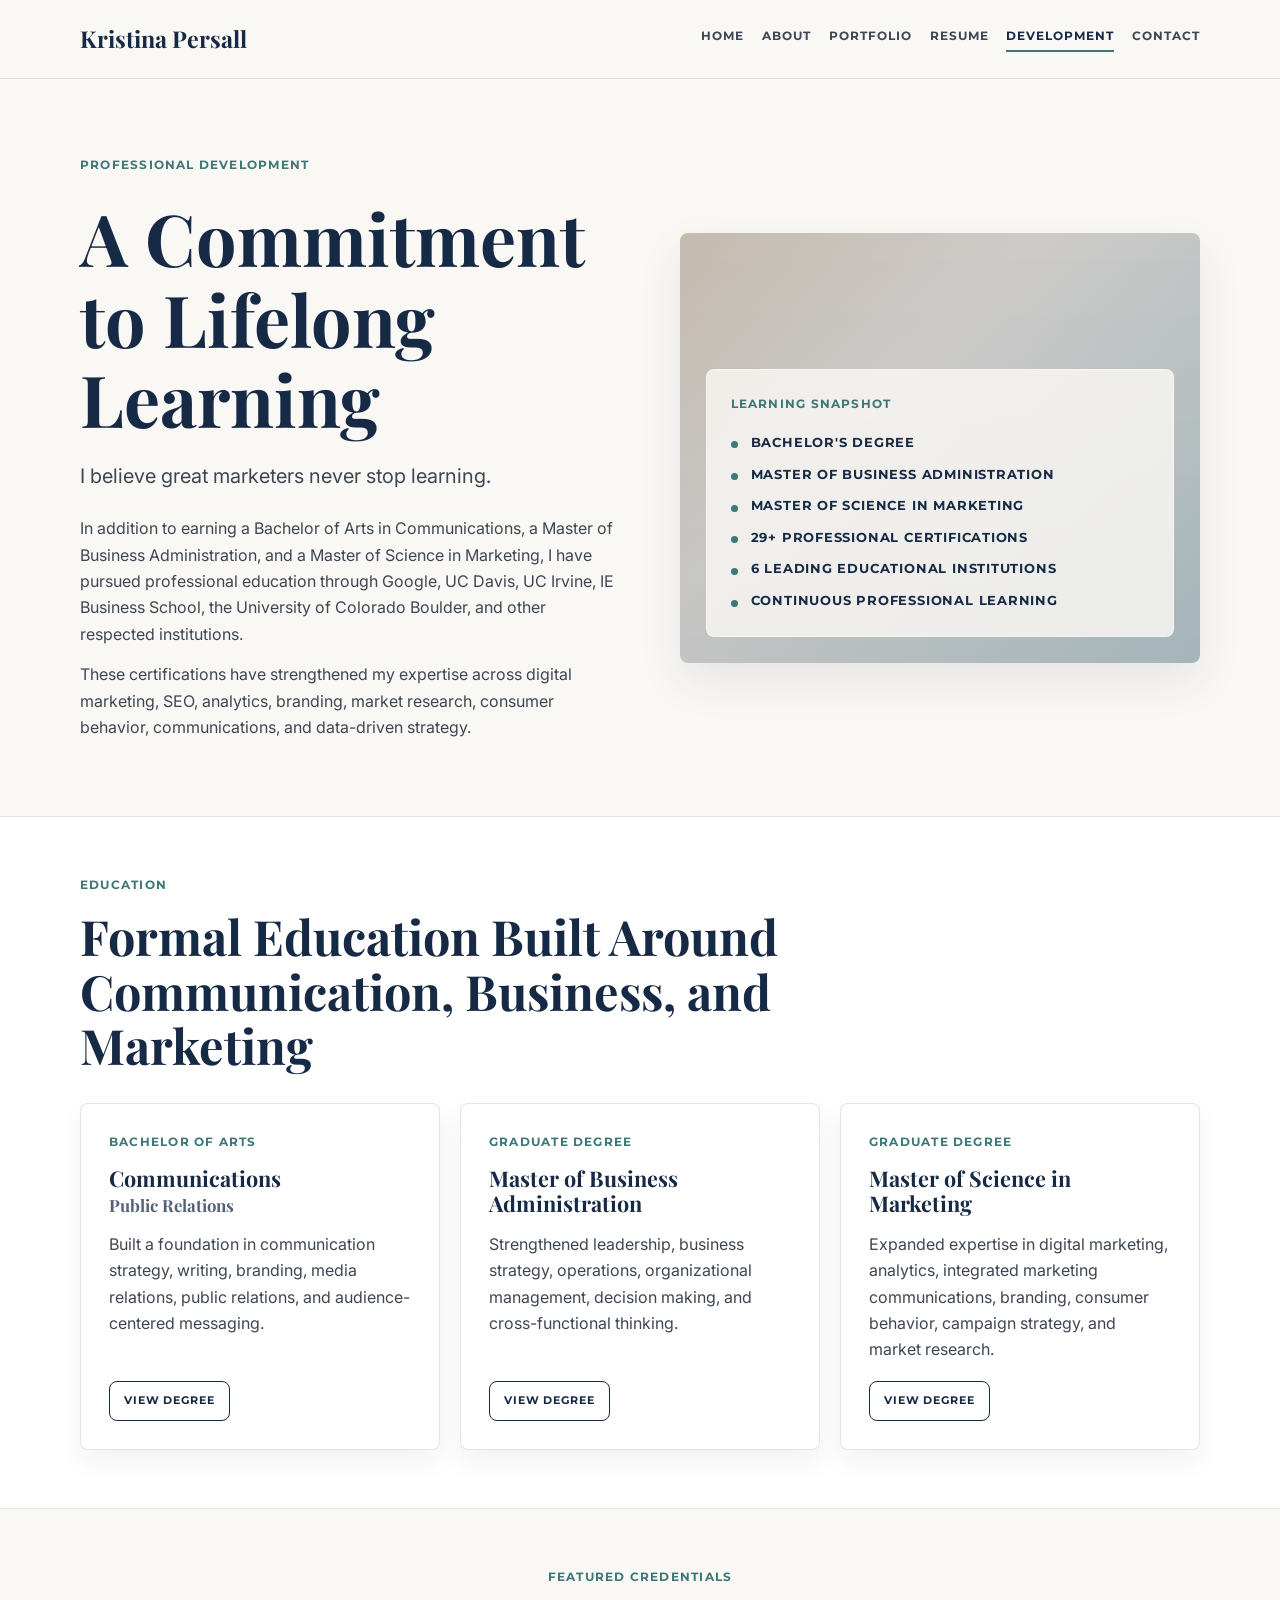
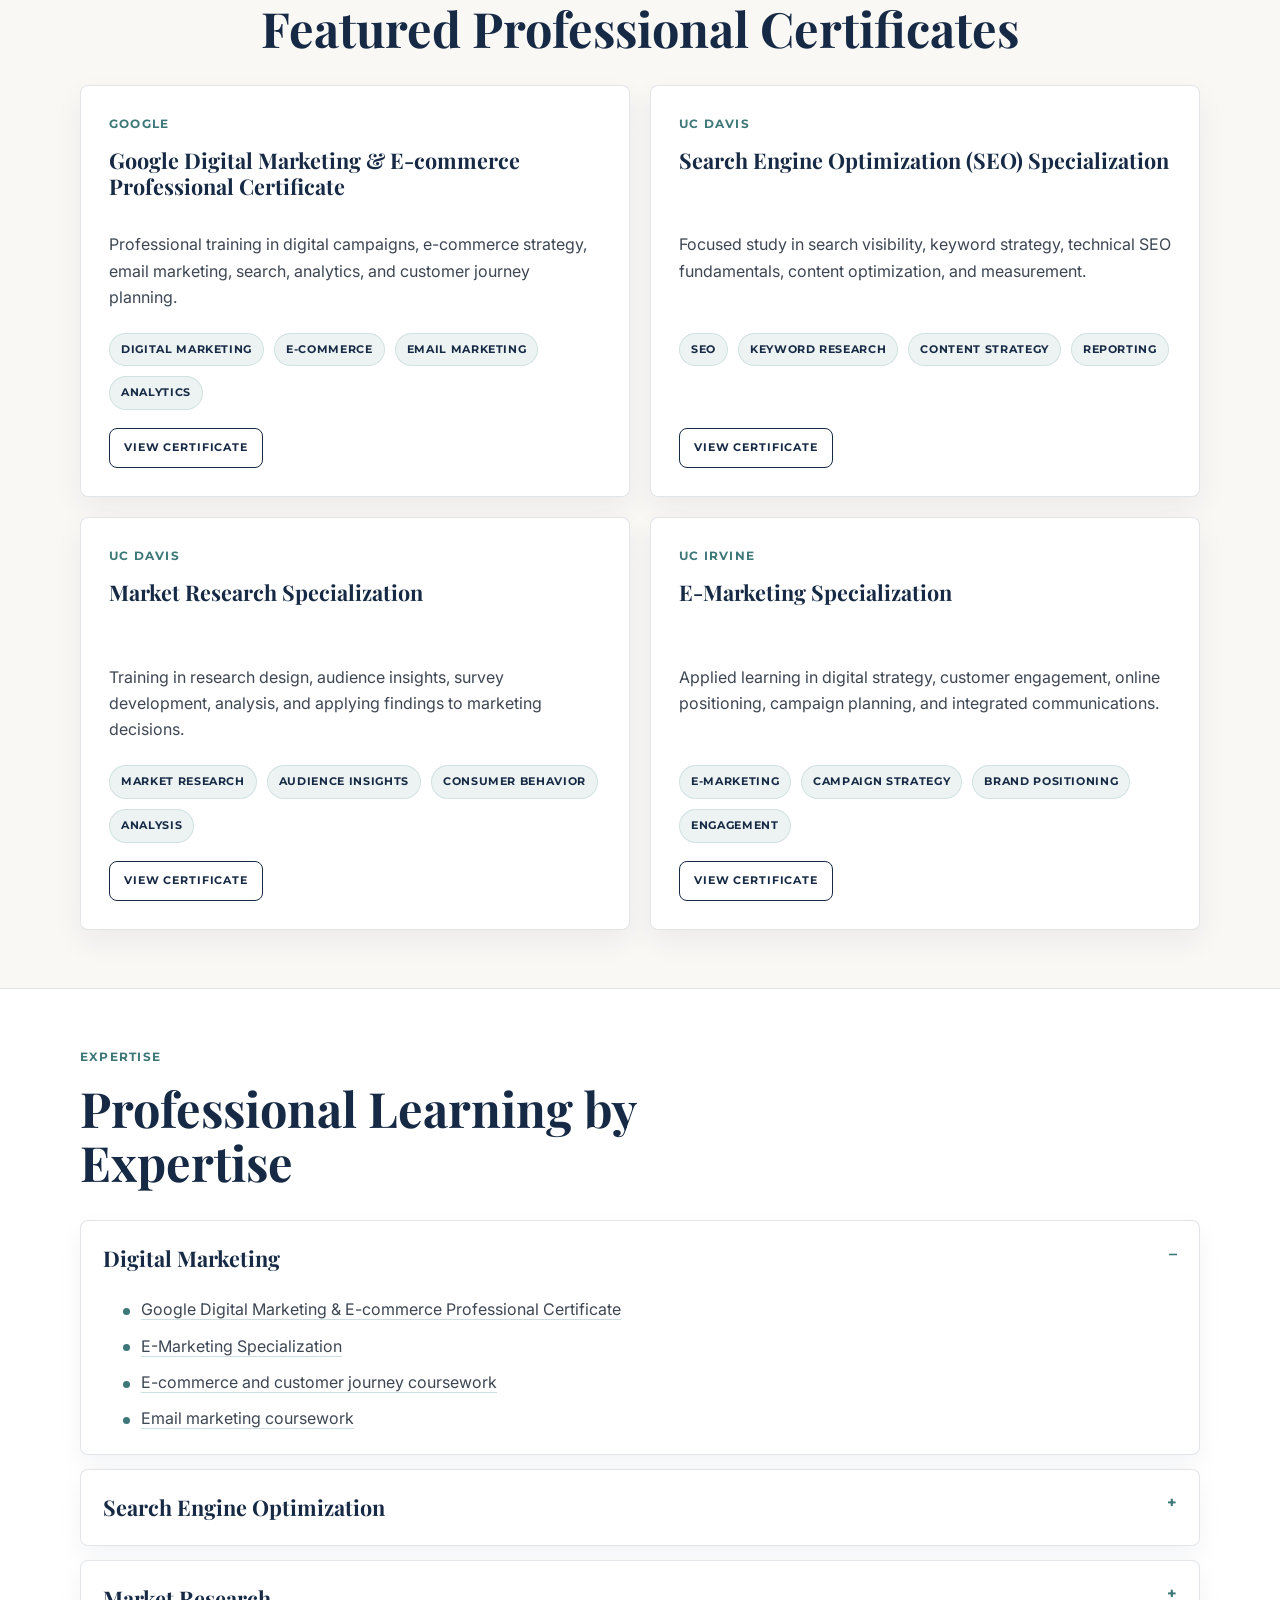
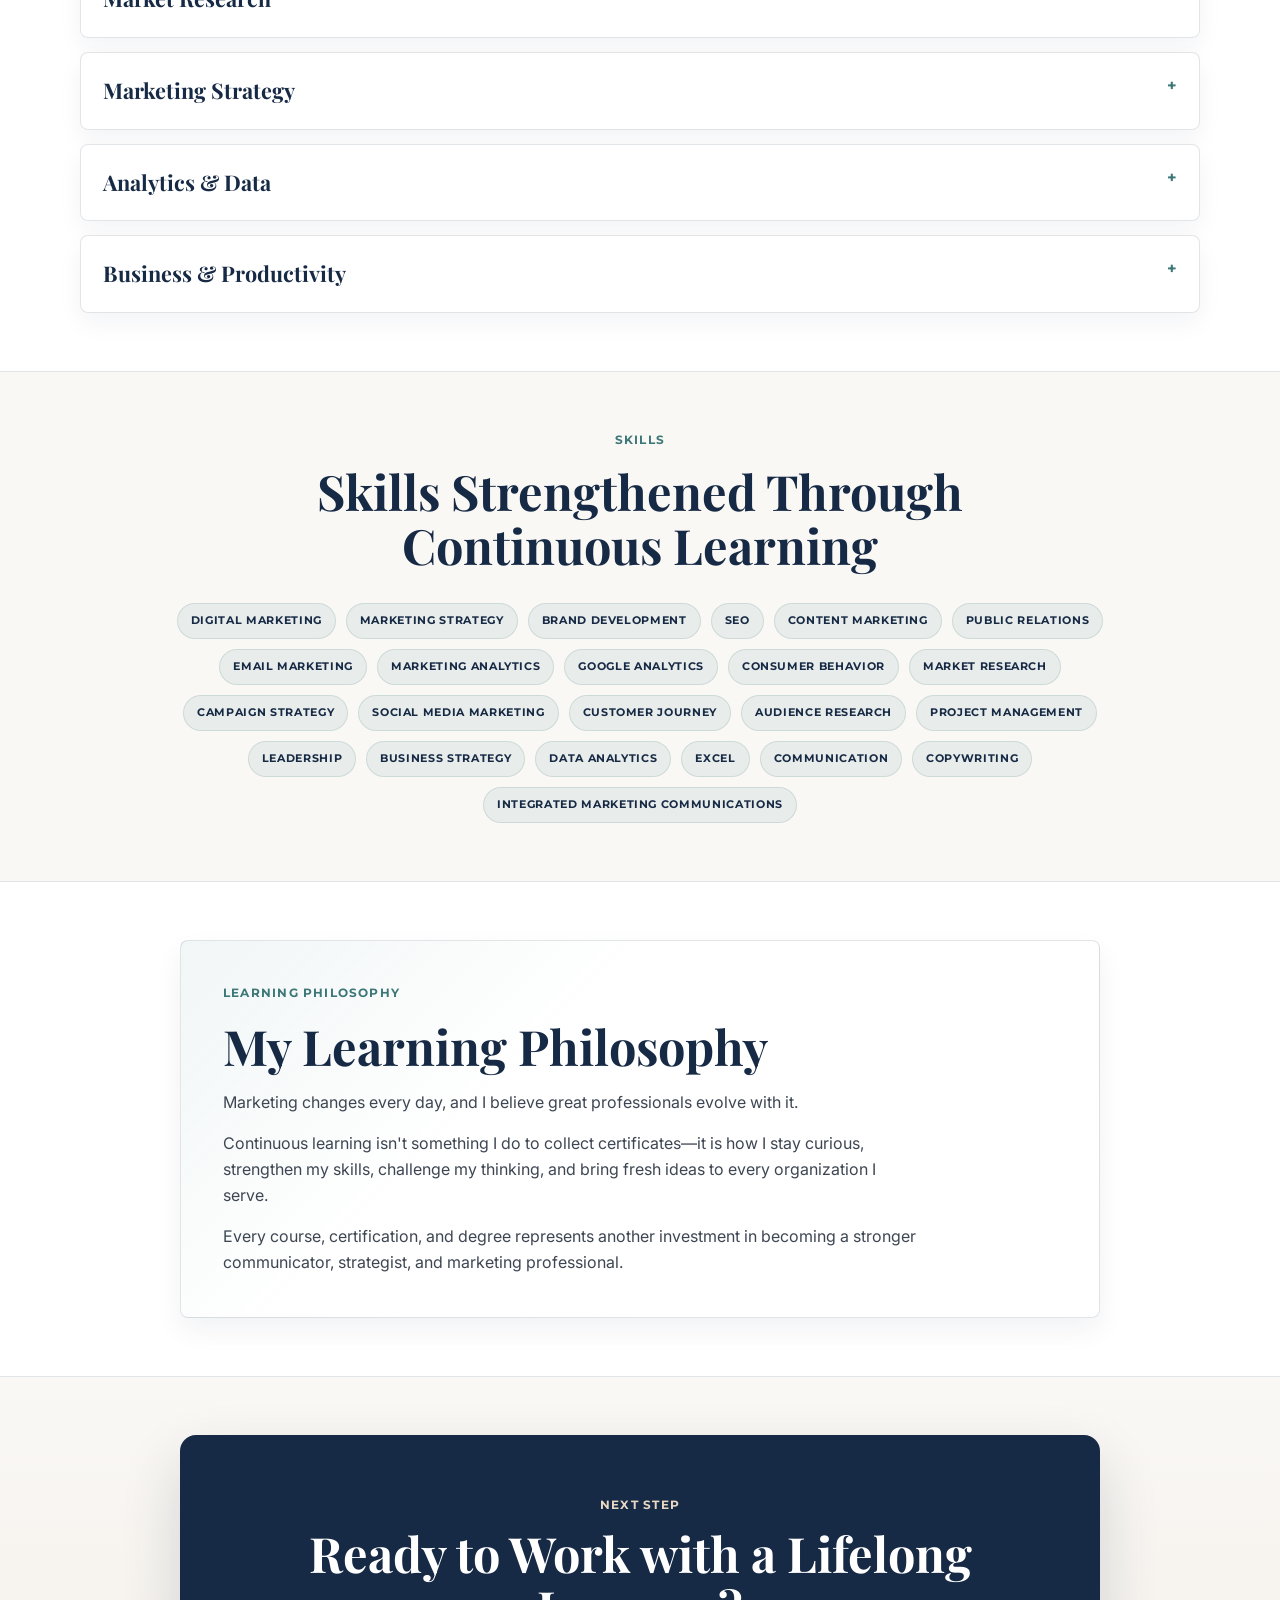
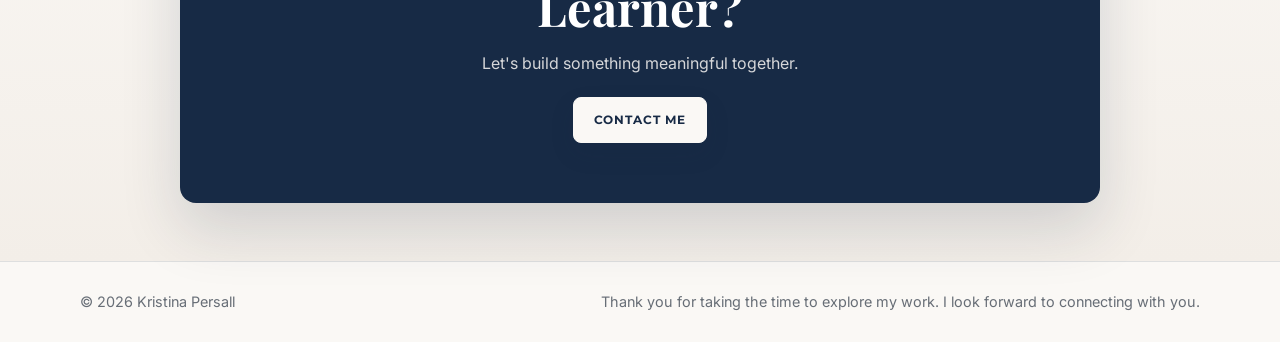
<file: professional-development.html>
<!DOCTYPE html>
<html lang="en">
<head>
  <meta charset="UTF-8">
  <meta name="viewport" content="width=device-width, initial-scale=1.0">
  <title>Professional Development | Kristina Persall</title>
  <link rel="preconnect" href="https://fonts.googleapis.com">
  <link rel="preconnect" href="https://fonts.gstatic.com" crossorigin>
  <link href="https://fonts.googleapis.com/css2?family=Inter:wght@400;500;600&family=Montserrat:wght@600;700&family=Playfair+Display:wght@600;700&display=swap" rel="stylesheet">
  <link rel="stylesheet" href="styles.css">
</head>
<body class="development-page">
  <header class="site-header">
    <div class="nav-wrap">
      <a class="brand" href="index.html">Kristina Persall</a>
      <nav class="nav" aria-label="Main navigation">
        <a href="index.html">Home</a>
        <a href="about.html">About</a>
        <a href="portfolio.html">Portfolio</a>
        <a href="resume.html">Resume</a>
        <a class="active" href="professional-development.html">Development</a>
        <a href="contact.html">Contact</a>
      </nav>
    </div>
  </header>

  <main>
    <section class="section contact-hero development-hero">
      <div class="container contact-hero-grid">
        <div class="hero-copy fade-in">
          <p class="eyebrow">Professional Development</p>
          <h1>A&nbsp;Commitment to Lifelong Learning</h1>
          <p class="lead">I believe great marketers never stop learning.</p>
          <div class="development-intro">
            <p>In addition to earning a Bachelor of Arts in Communications, a Master of Business Administration, and a Master of Science in Marketing, I have pursued professional education through Google, UC Davis, UC Irvine, IE Business School, the University of Colorado Boulder, and other respected institutions.</p>
            <p>These certifications have strengthened my expertise across digital marketing, SEO, analytics, branding, market research, consumer behavior, communications, and data-driven strategy.</p>
          </div>
        </div>

        <aside class="hero-card fade-in" aria-label="Education and professional learning summary">
          <div class="hero-card-inner">
            <p class="eyebrow">Learning Snapshot</p>
            <ul class="available-list" aria-label="Education and professional development highlights">
              <li>Bachelor's Degree</li>
              <li>Master of Business Administration</li>
              <li>Master of Science in Marketing</li>
              <li>29+ Professional Certifications</li>
              <li>6 Leading Educational Institutions</li>
              <li>Continuous Professional Learning</li>
            </ul>
          </div>
        </aside>
      </div>
    </section>

    <section class="section development-section">
      <div class="container">
        <div class="section-heading">
          <p class="eyebrow">Education</p>
          <h2>Formal Education Built Around Communication, Business, and Marketing</h2>
        </div>

        <div class="education-card-grid">
          <article class="card development-card fade-in">
            <p class="eyebrow">Bachelor of Arts</p>
            <h3>Communications<br><span>Public Relations</span></h3>
            <p>Built a foundation in communication strategy, writing, branding, media relations, public relations, and audience-centered messaging.</p>
            <div class="credential-actions">
              <a class="button secondary credential-button" href="assets/BAcommunications.pdf" target="_blank" rel="noopener">View Degree</a>
            </div>
          </article>

          <article class="card development-card fade-in">
            <p class="eyebrow">Graduate Degree</p>
            <h3>Master of Business Administration</h3>
            <p>Strengthened leadership, business strategy, operations, organizational management, decision making, and cross-functional thinking.</p>
            <div class="credential-actions">
              <a class="button secondary credential-button" href="assets/MBA_Diploma_Only.pdf" target="_blank" rel="noopener">View Degree</a>
            </div>
          </article>

          <article class="card development-card fade-in">
            <p class="eyebrow">Graduate Degree</p>
            <h3>Master of Science in Marketing</h3>
            <p>Expanded expertise in digital marketing, analytics, integrated marketing communications, branding, consumer behavior, campaign strategy, and market research.</p>
            <div class="credential-actions">
              <a class="button secondary credential-button" href="assets/MSMK_Diploma_Only.pdf" target="_blank" rel="noopener">View Degree</a>
            </div>
          </article>
        </div>
      </div>
    </section>

    <section class="section featured-cert-section">
      <div class="container">
        <div class="section-heading centered">
          <p class="eyebrow">Featured Credentials</p>
          <h2>Featured Professional Certificates</h2>
        </div>

        <div class="featured-cert-grid">
          <article class="card certificate-card fade-in">
            <p class="eyebrow">Google</p>
            <h3>Google Digital Marketing &amp; E-commerce Professional Certificate</h3>
            <p>Professional training in digital campaigns, e-commerce strategy, email marketing, search, analytics, and customer journey planning.</p>
            <div class="skill-tags compact-tags" aria-label="Skills gained">
              <span>Digital Marketing</span>
              <span>E-commerce</span>
              <span>Email Marketing</span>
              <span>Analytics</span>
            </div>
            <div class="credential-actions">
              <a class="button secondary credential-button" href="assets/googledigitalmarketing.pdf" target="_blank" rel="noopener">View Certificate</a>
            </div>
          </article>

          <article class="card certificate-card fade-in">
            <p class="eyebrow">UC Davis</p>
            <h3>Search Engine Optimization (SEO) Specialization</h3>
            <p>Focused study in search visibility, keyword strategy, technical SEO fundamentals, content optimization, and measurement.</p>
            <div class="skill-tags compact-tags" aria-label="Skills gained">
              <span>SEO</span>
              <span>Keyword Research</span>
              <span>Content Strategy</span>
              <span>Reporting</span>
            </div>
            <div class="credential-actions">
              <a class="button secondary credential-button" href="assets/seocert.pdf" target="_blank" rel="noopener">View Certificate</a>
            </div>
          </article>

          <article class="card certificate-card fade-in">
            <p class="eyebrow">UC Davis</p>
            <h3>Market Research Specialization</h3>
            <p>Training in research design, audience insights, survey development, analysis, and applying findings to marketing decisions.</p>
            <div class="skill-tags compact-tags" aria-label="Skills gained">
              <span>Market Research</span>
              <span>Audience Insights</span>
              <span>Consumer Behavior</span>
              <span>Analysis</span>
            </div>
            <div class="credential-actions">
              <a class="button secondary credential-button" href="assets/marketresearch.pdf" target="_blank" rel="noopener">View Certificate</a>
            </div>
          </article>

          <article class="card certificate-card fade-in">
            <p class="eyebrow">UC Irvine</p>
            <h3>E-Marketing Specialization</h3>
            <p>Applied learning in digital strategy, customer engagement, online positioning, campaign planning, and integrated communications.</p>
            <div class="skill-tags compact-tags" aria-label="Skills gained">
              <span>E-Marketing</span>
              <span>Campaign Strategy</span>
              <span>Brand Positioning</span>
              <span>Engagement</span>
            </div>
            <div class="credential-actions">
              <a class="button secondary credential-button" href="assets/emarketing.pdf" target="_blank" rel="noopener">View Certificate</a>
            </div>
          </article>
        </div>
      </div>
    </section>

    <section class="section learning-section">
      <div class="container">
        <div class="section-heading">
          <p class="eyebrow">Expertise</p>
          <h2>Professional Learning by Expertise</h2>
        </div>

        <div class="accordion-list">
          <details class="learning-accordion fade-in" open>
            <summary>Digital Marketing</summary>
            <ul>
              <li><a href="assets/googledigitalmarketing.pdf" target="_blank" rel="noopener">Google Digital Marketing &amp; E-commerce Professional Certificate</a></li>
              <li><a href="assets/emarketing.pdf" target="_blank" rel="noopener">E-Marketing Specialization</a></li>
              <li><a href="assets/ecommerce.pdf" target="_blank" rel="noopener">E-commerce and customer journey coursework</a></li>
              <li><a href="assets/EmaillMarketingCertificate.pdf" target="_blank" rel="noopener">Email marketing coursework</a></li>
            </ul>
          </details>

          <details class="learning-accordion fade-in">
            <summary>Search Engine Optimization</summary>
            <ul>
              <li><a href="assets/seocert.pdf" target="_blank" rel="noopener">Search Engine Optimization (SEO) Specialization</a></li>
              <li><a href="assets/introgoogleseo.pdf" target="_blank" rel="noopener">Introduction to Google SEO</a></li>
              <li><a href="assets/googleseofundamentals.pdf" target="_blank" rel="noopener">Google SEO fundamentals</a></li>
              <li><a href="assets/optimizeseo.pdf" target="_blank" rel="noopener">Content optimization and search visibility coursework</a></li>
            </ul>
          </details>

          <details class="learning-accordion fade-in">
            <summary>Market Research</summary>
            <ul>
              <li><a href="assets/marketresearch.pdf" target="_blank" rel="noopener">Market Research Specialization</a></li>
              <li><a href="assets/initial%20research.pdf" target="_blank" rel="noopener">Research design and audience discovery coursework</a></li>
              <li><a href="assets/qualitive%20research.pdf" target="_blank" rel="noopener">Qualitative research coursework</a></li>
              <li><a href="assets/quantative%20research.pdf" target="_blank" rel="noopener">Quantitative research coursework</a></li>
            </ul>
          </details>

          <details class="learning-accordion fade-in">
            <summary>Marketing Strategy</summary>
            <ul>
              <li><a href="assets/positioning.pdf" target="_blank" rel="noopener">Positioning and brand strategy coursework</a></li>
              <li><a href="assets/consumerbehavior.pdf" target="_blank" rel="noopener">Consumer behavior coursework</a></li>
              <li><a href="assets/customerloyalty.pdf" target="_blank" rel="noopener">Customer loyalty coursework</a></li>
              <li><a href="assets/retaining%20customers.pdf" target="_blank" rel="noopener">Retention strategy coursework</a></li>
            </ul>
          </details>

          <details class="learning-accordion fade-in">
            <summary>Analytics &amp; Data</summary>
            <ul>
              <li><a href="assets/marketingmeasurement.pdf" target="_blank" rel="noopener">Marketing measurement and reporting coursework</a></li>
              <li><a href="assets/datadrivendecisions.pdf" target="_blank" rel="noopener">Data-driven decision making coursework</a></li>
              <li><a href="assets/datadata.pdf" target="_blank" rel="noopener">Data analytics foundations</a></li>
              <li><a href="assets/preparedata.pdf" target="_blank" rel="noopener">Data preparation coursework</a></li>
            </ul>
          </details>

          <details class="learning-accordion fade-in">
            <summary>Business &amp; Productivity</summary>
            <ul>
              <li><a href="assets/MBA_Diploma_Only.pdf" target="_blank" rel="noopener">MBA business strategy and leadership foundation</a></li>
              <li><a href="assets/everydayexcel.pdf" target="_blank" rel="noopener">Everyday Excel and productivity coursework</a></li>
              <li><a href="assets/delliveringinsights.pdf" target="_blank" rel="noopener">Delivering insights and business communication coursework</a></li>
            </ul>
          </details>
        </div>
      </div>
    </section>

    <section class="section skills-section">
      <div class="container">
        <div class="section-heading centered">
          <p class="eyebrow">Skills</p>
          <h2>Skills Strengthened Through Continuous Learning</h2>
        </div>

        <div class="skill-tags large-tags fade-in" aria-label="Skills strengthened through continuous learning">
          <span>Digital Marketing</span>
          <span>Marketing Strategy</span>
          <span>Brand Development</span>
          <span>SEO</span>
          <span>Content Marketing</span>
          <span>Public Relations</span>
          <span>Email Marketing</span>
          <span>Marketing Analytics</span>
          <span>Google Analytics</span>
          <span>Consumer Behavior</span>
          <span>Market Research</span>
          <span>Campaign Strategy</span>
          <span>Social Media Marketing</span>
          <span>Customer Journey</span>
          <span>Audience Research</span>
          <span>Project Management</span>
          <span>Leadership</span>
          <span>Business Strategy</span>
          <span>Data Analytics</span>
          <span>Excel</span>
          <span>Communication</span>
          <span>Copywriting</span>
          <span>Integrated Marketing Communications</span>
        </div>
      </div>
    </section>

    <section class="section philosophy-section">
      <div class="container">
        <article class="card philosophy-card fade-in">
          <p class="eyebrow">Learning Philosophy</p>
          <h2>My Learning Philosophy</h2>
          <div class="philosophy-copy">
            <p>Marketing changes every day, and I believe great professionals evolve with it.</p>
            <p>Continuous learning isn't something I do to collect certificates—it is how I stay curious, strengthen my skills, challenge my thinking, and bring fresh ideas to every organization I serve.</p>
            <p>Every course, certification, and degree represents another investment in becoming a stronger communicator, strategist, and marketing professional.</p>
          </div>
        </article>
      </div>
    </section>

    <section class="section final-cta-section">
      <div class="container">
        <div class="cta-panel centered-panel fade-in">
          <p class="eyebrow">Next Step</p>
          <h2>Ready to Work with a Lifelong Learner?</h2>
          <p>Let's build something meaningful together.</p>
          <div class="button-row center-actions">
            <a class="button" href="contact.html">Contact Me</a>
          </div>
        </div>
      </div>
    </section>
  </main>

  <footer class="site-footer">
    <div class="footer-wrap">
      <p>&copy; 2026 Kristina Persall</p>
      <p>Thank you for taking the time to explore my work. I look forward to connecting with you.</p>
    </div>
  </footer>
</body>
</html>
</file>
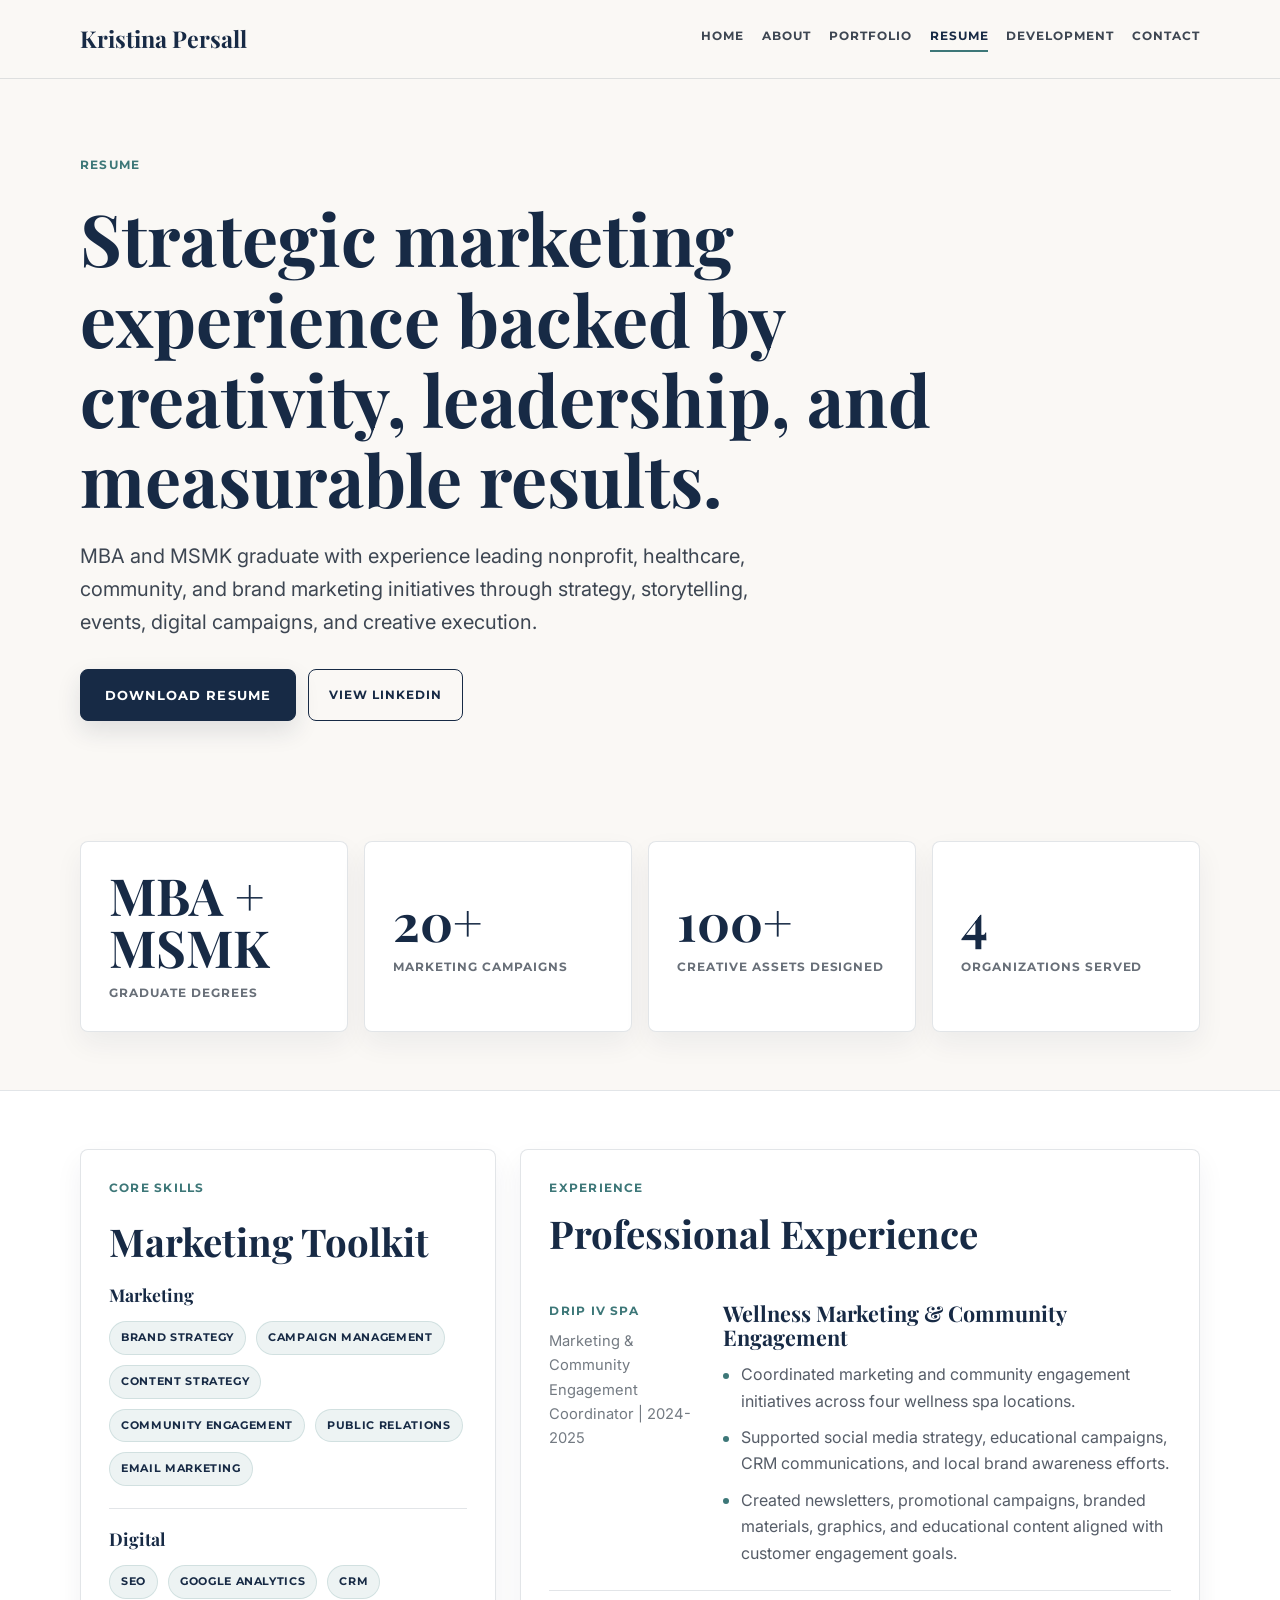
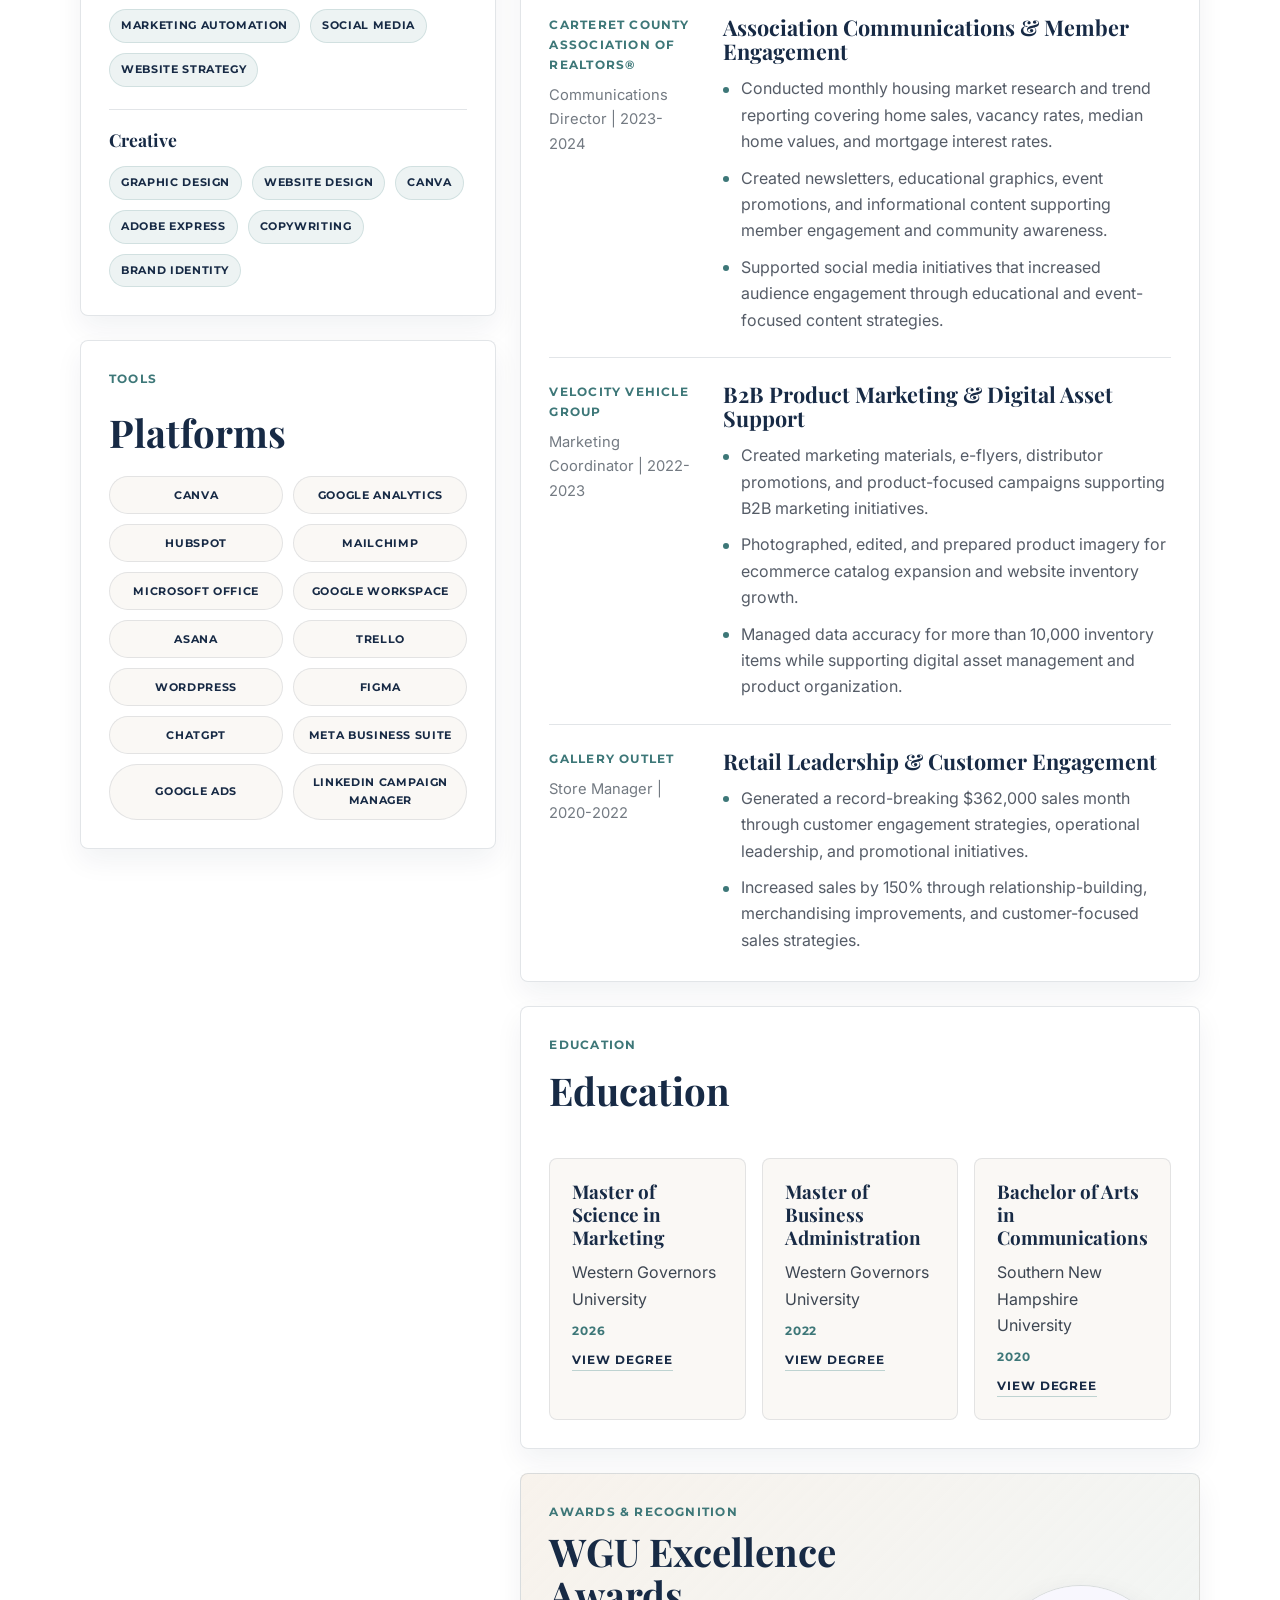
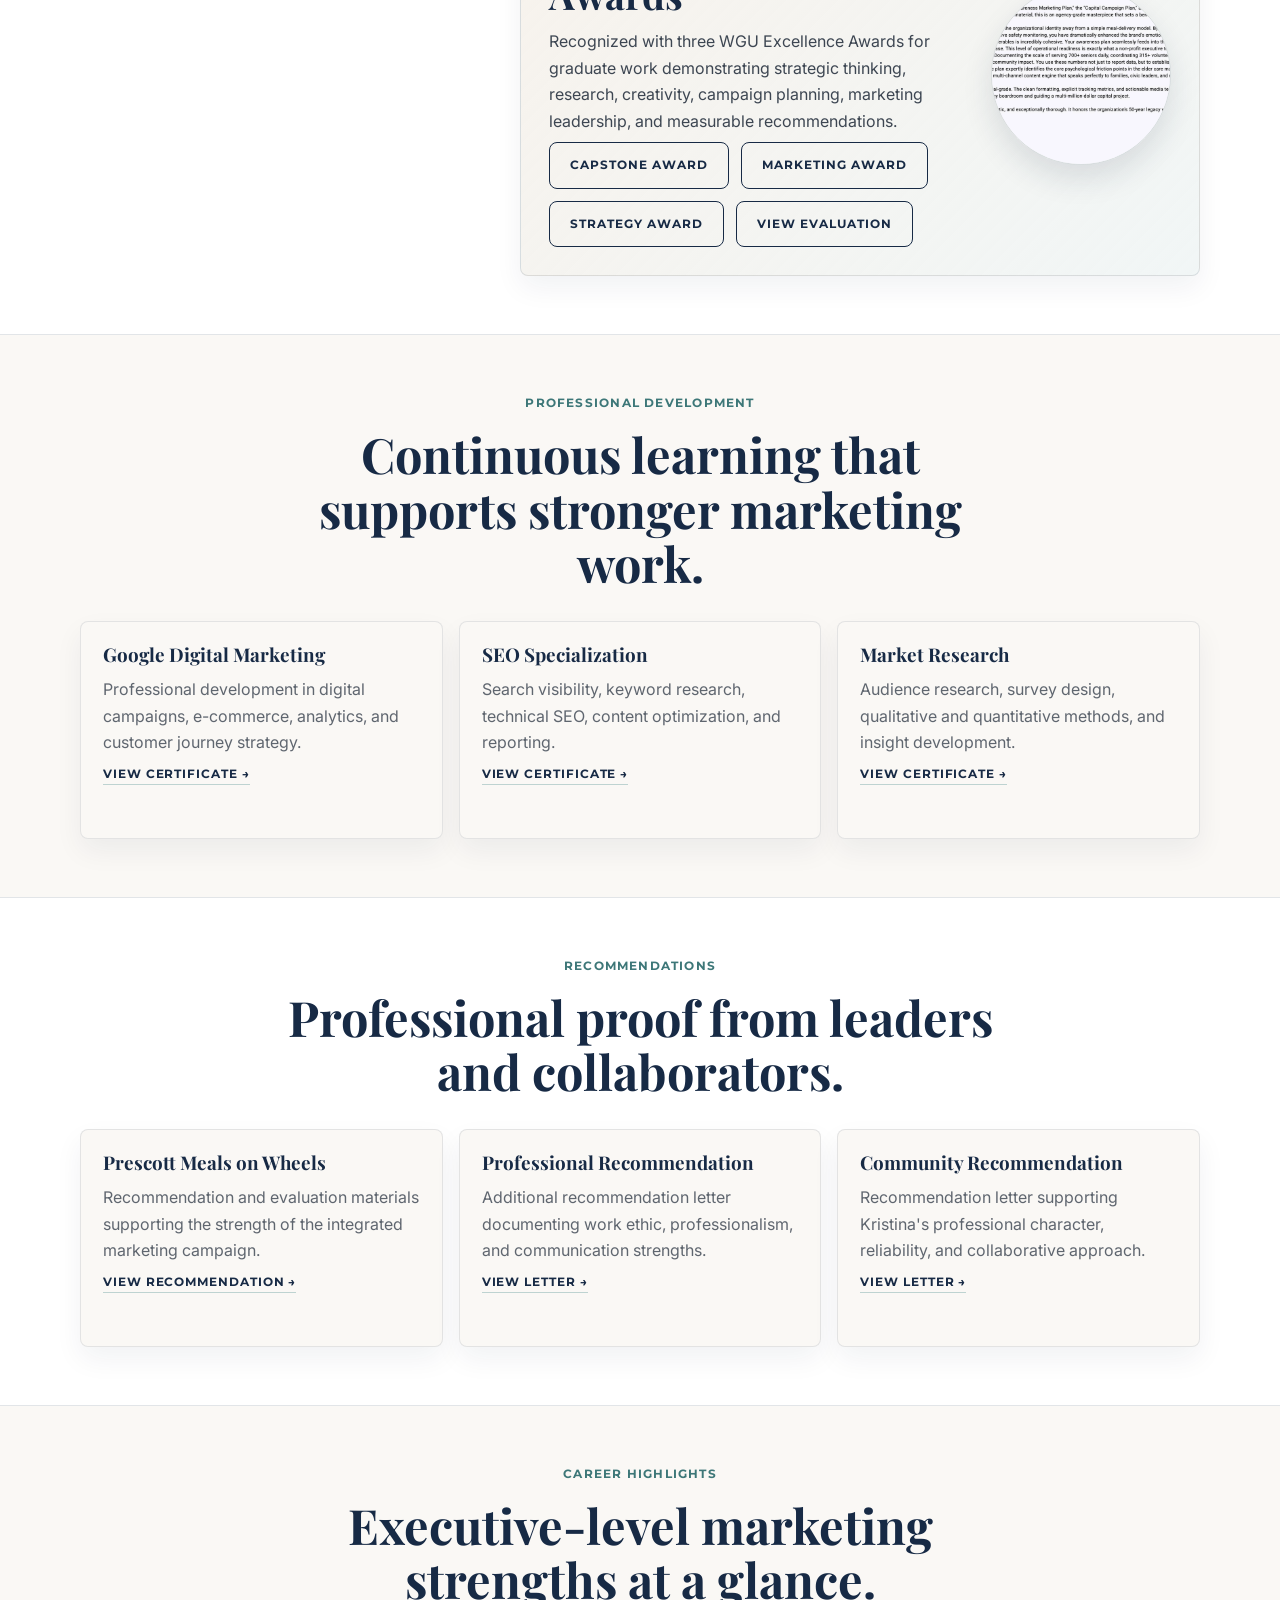
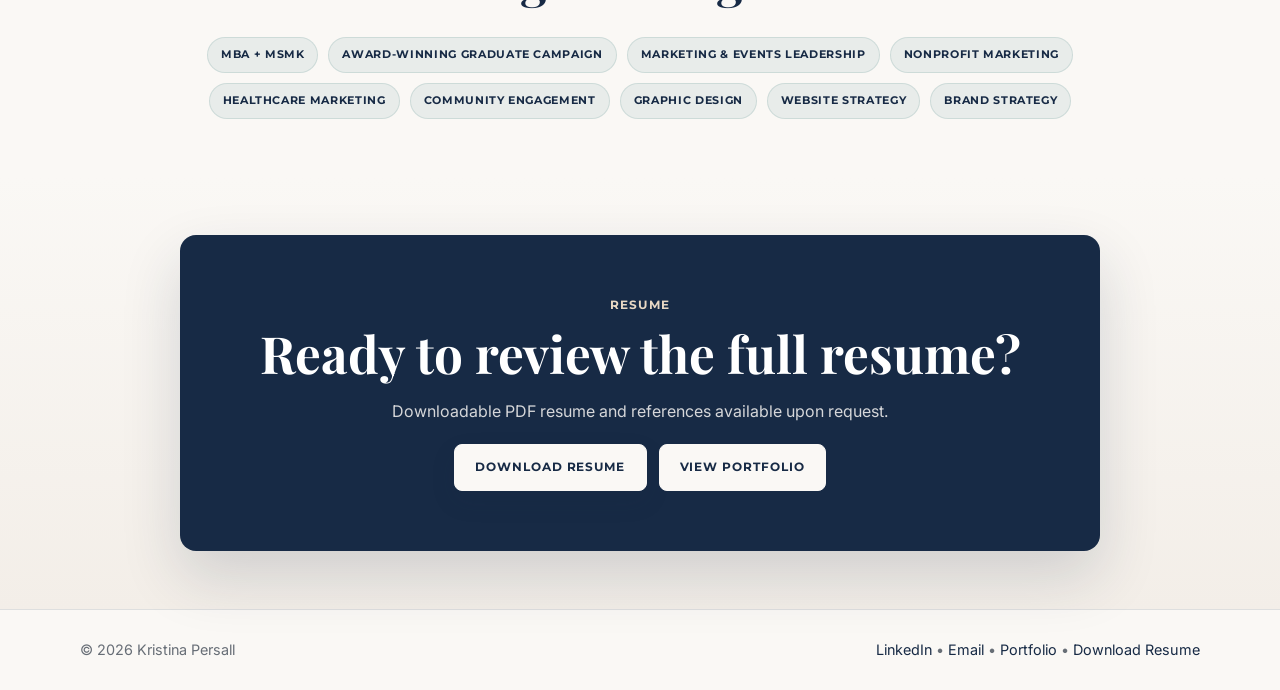
<file: resume.html>
<!DOCTYPE html>
<html lang="en">
<head>
  <meta charset="UTF-8">
  <meta name="viewport" content="width=device-width, initial-scale=1.0">
  <title>Resume | Kristina Persall</title>
  <link rel="preconnect" href="https://fonts.googleapis.com">
  <link rel="preconnect" href="https://fonts.gstatic.com" crossorigin>
  <link href="https://fonts.googleapis.com/css2?family=Inter:wght@400;500;600&family=Montserrat:wght@600;700&family=Playfair+Display:wght@600;700&display=swap" rel="stylesheet">
  <link rel="stylesheet" href="styles.css">
</head>
<body class="resume-page">
  <header class="site-header">
    <div class="nav-wrap">
      <a class="brand" href="index.html">Kristina Persall</a>
      <nav class="nav" aria-label="Main navigation">
        <a href="index.html">Home</a>
        <a href="about.html">About</a>
        <a href="portfolio.html">Portfolio</a>
        <a class="active" href="resume.html">Resume</a>
        <a href="professional-development.html">Development</a>
        <a href="contact.html">Contact</a>
      </nav>
    </div>
  </header>

  <main>
    <section class="section resume-hero">
      <div class="container">
        <div class="hero-copy fade-in">
          <p class="eyebrow">Resume</p>
          <h1>Strategic marketing experience backed by creativity, leadership, and measurable results.</h1>
          <p class="lead">MBA and MSMK graduate with experience leading nonprofit, healthcare, community, and brand marketing initiatives through strategy, storytelling, events, digital campaigns, and creative execution.</p>
          <div class="button-row">
            <a class="button" href="assets/kris.persall.resume.pdf" target="_blank" rel="noopener">Download Resume</a>
            <a class="button secondary" href="https://www.linkedin.com/in/kristinapersall/" target="_blank" rel="noopener">View LinkedIn</a>
          </div>
        </div>
      </div>
    </section>

    <section class="section resume-stats-section">
      <div class="container resume-stat-grid">
        <article class="card resume-stat-card fade-in">
          <strong>MBA + MSMK</strong>
          <span>Graduate Degrees</span>
        </article>
        <article class="card resume-stat-card fade-in">
          <strong>20+</strong>
          <span>Marketing Campaigns</span>
        </article>
        <article class="card resume-stat-card fade-in">
          <strong>100+</strong>
          <span>Creative Assets Designed</span>
        </article>
        <article class="card resume-stat-card fade-in">
          <strong>4</strong>
          <span>Organizations Served</span>
        </article>
      </div>
    </section>

    <section class="section resume-main-section">
      <div class="container resume-layout">
        <aside class="resume-sidebar">
          <section class="card resume-card fade-in">
            <p class="eyebrow">Core Skills</p>
            <h2>Marketing Toolkit</h2>

            <div class="skill-category">
              <h3>Marketing</h3>
              <div class="skill-tags compact-tags">
                <span>Brand Strategy</span>
                <span>Campaign Management</span>
                <span>Content Strategy</span>
                <span>Community Engagement</span>
                <span>Public Relations</span>
                <span>Email Marketing</span>
              </div>
            </div>

            <div class="skill-category">
              <h3>Digital</h3>
              <div class="skill-tags compact-tags">
                <span>SEO</span>
                <span>Google Analytics</span>
                <span>CRM</span>
                <span>Marketing Automation</span>
                <span>Social Media</span>
                <span>Website Strategy</span>
              </div>
            </div>

            <div class="skill-category">
              <h3>Creative</h3>
              <div class="skill-tags compact-tags">
                <span>Graphic Design</span>
                <span>Website Design</span>
                <span>Canva</span>
                <span>Adobe Express</span>
                <span>Copywriting</span>
                <span>Brand Identity</span>
              </div>
            </div>
          </section>

          <section class="card resume-card fade-in">
            <p class="eyebrow">Tools</p>
            <h2>Platforms</h2>
            <div class="tool-list">
              <span>Canva</span>
              <span>Google Analytics</span>
              <span>HubSpot</span>
              <span>Mailchimp</span>
              <span>Microsoft Office</span>
              <span>Google Workspace</span>
              <span>Asana</span>
              <span>Trello</span>
              <span>WordPress</span>
              <span>Figma</span>
              <span>ChatGPT</span>
              <span>Meta Business Suite</span>
              <span>Google Ads</span>
              <span>LinkedIn Campaign Manager</span>
            </div>
          </section>
        </aside>

        <div class="resume-main">
          <section class="card resume-card fade-in">
            <div class="section-heading compact-heading">
              <p class="eyebrow">Experience</p>
              <h2>Professional Experience</h2>
            </div>

            <div class="resume-timeline">
              <article class="timeline-item">
                <div>
                  <p class="eyebrow">Drip IV Spa</p>
                  <span>Marketing &amp; Community Engagement Coordinator | 2024-2025</span>
                </div>
                <div>
                  <h3>Wellness Marketing &amp; Community Engagement</h3>
                  <ul class="resume-list">
                    <li>Coordinated marketing and community engagement initiatives across four wellness spa locations.</li>
                    <li>Supported social media strategy, educational campaigns, CRM communications, and local brand awareness efforts.</li>
                    <li>Created newsletters, promotional campaigns, branded materials, graphics, and educational content aligned with customer engagement goals.</li>
                  </ul>
                </div>
              </article>

              <article class="timeline-item">
                <div>
                  <p class="eyebrow">Carteret County Association of REALTORS®</p>
                  <span>Communications Director | 2023-2024</span>
                </div>
                <div>
                  <h3>Association Communications &amp; Member Engagement</h3>
                  <ul class="resume-list">
                    <li>Conducted monthly housing market research and trend reporting covering home sales, vacancy rates, median home values, and mortgage interest rates.</li>
                    <li>Created newsletters, educational graphics, event promotions, and informational content supporting member engagement and community awareness.</li>
                    <li>Supported social media initiatives that increased audience engagement through educational and event-focused content strategies.</li>
                  </ul>
                </div>
              </article>

              <article class="timeline-item">
                <div>
                  <p class="eyebrow">Velocity Vehicle Group</p>
                  <span>Marketing Coordinator | 2022-2023</span>
                </div>
                <div>
                  <h3>B2B Product Marketing &amp; Digital Asset Support</h3>
                  <ul class="resume-list">
                    <li>Created marketing materials, e-flyers, distributor promotions, and product-focused campaigns supporting B2B marketing initiatives.</li>
                    <li>Photographed, edited, and prepared product imagery for ecommerce catalog expansion and website inventory growth.</li>
                    <li>Managed data accuracy for more than 10,000 inventory items while supporting digital asset management and product organization.</li>
                  </ul>
                </div>
              </article>

              <article class="timeline-item">
                <div>
                  <p class="eyebrow">Gallery Outlet</p>
                  <span>Store Manager | 2020-2022</span>
                </div>
                <div>
                  <h3>Retail Leadership &amp; Customer Engagement</h3>
                  <ul class="resume-list">
                    <li>Generated a record-breaking $362,000 sales month through customer engagement strategies, operational leadership, and promotional initiatives.</li>
                    <li>Increased sales by 150% through relationship-building, merchandising improvements, and customer-focused sales strategies.</li>
                  </ul>
                </div>
              </article>
            </div>
          </section>

          <section class="card resume-card fade-in">
            <div class="section-heading compact-heading">
              <p class="eyebrow">Education</p>
              <h2>Education</h2>
            </div>

            <div class="resume-education-grid">
              <article class="education-proof-card">
                <h3>Master of Science in Marketing</h3>
                <p>Western Governors University</p>
                <span>2026</span>
                <a href="assets/MSMK_Diploma_Only.pdf" target="_blank" rel="noopener">View Degree</a>
              </article>
              <article class="education-proof-card">
                <h3>Master of Business Administration</h3>
                <p>Western Governors University</p>
                <span>2022</span>
                <a href="assets/MBA_Diploma_Only.pdf" target="_blank" rel="noopener">View Degree</a>
              </article>
              <article class="education-proof-card">
                <h3>Bachelor of Arts in Communications</h3>
                <p>Southern New Hampshire University</p>
                <span>2020</span>
                <a href="assets/BAcommunications.pdf" target="_blank" rel="noopener">View Degree</a>
              </article>
            </div>
          </section>

          <section class="card award-card fade-in">
            <div>
              <p class="eyebrow">Awards &amp; Recognition</p>
              <h2>WGU Excellence Awards</h2>
              <p>Recognized with three WGU Excellence Awards for graduate work demonstrating strategic thinking, research, creativity, campaign planning, marketing leadership, and measurable recommendations.</p>
              <div class="button-row">
                <a class="button secondary" href="assets/MSMKcapstoneaward.pdf" target="_blank" rel="noopener">Capstone Award</a>
                <a class="button secondary" href="assets/WGUawardmarketing.pdf" target="_blank" rel="noopener">Marketing Award</a>
                <a class="button secondary" href="assets/WGU%20Strategic%20Award.pdf" target="_blank" rel="noopener">Strategy Award</a>
                <a class="button secondary" href="assets/capstoneeval.jpg" target="_blank" rel="noopener">View Evaluation</a>
              </div>
            </div>
            <img src="assets/capstoneeval.jpg" alt="WGU Excellence Awards evaluation proof">
          </section>
        </div>
      </div>
    </section>

    <section class="section professional-proof-section">
      <div class="container">
        <div class="section-heading centered">
          <p class="eyebrow">Professional Development</p>
          <h2>Continuous learning that supports stronger marketing work.</h2>
        </div>

        <div class="resume-proof-grid">
          <article class="card resume-proof-card fade-in">
            <h3>Google Digital Marketing</h3>
            <p>Professional development in digital campaigns, e-commerce, analytics, and customer journey strategy.</p>
            <a href="assets/googledigitalmarketing.pdf" target="_blank" rel="noopener">View Certificate →</a>
          </article>
          <article class="card resume-proof-card fade-in">
            <h3>SEO Specialization</h3>
            <p>Search visibility, keyword research, technical SEO, content optimization, and reporting.</p>
            <a href="assets/seocert.pdf" target="_blank" rel="noopener">View Certificate →</a>
          </article>
          <article class="card resume-proof-card fade-in">
            <h3>Market Research</h3>
            <p>Audience research, survey design, qualitative and quantitative methods, and insight development.</p>
            <a href="assets/marketresearch.pdf" target="_blank" rel="noopener">View Certificate →</a>
          </article>
        </div>
      </div>
    </section>

    <section class="section recommendation-section">
      <div class="container">
        <div class="section-heading centered">
          <p class="eyebrow">Recommendations</p>
          <h2>Professional proof from leaders and collaborators.</h2>
        </div>

        <div class="resume-proof-grid">
          <article class="card resume-proof-card fade-in">
            <h3>Prescott Meals on Wheels</h3>
            <p>Recommendation and evaluation materials supporting the strength of the integrated marketing campaign.</p>
            <a href="assets/Letter%20of%20Recommendation%20OSPR.pdf" target="_blank" rel="noopener">View Recommendation →</a>
          </article>
          <article class="card resume-proof-card fade-in">
            <h3>Professional Recommendation</h3>
            <p>Additional recommendation letter documenting work ethic, professionalism, and communication strengths.</p>
            <a href="assets/letter%20of%20recommendafromchelsy.pdf" target="_blank" rel="noopener">View Letter →</a>
          </article>
          <article class="card resume-proof-card fade-in">
            <h3>Community Recommendation</h3>
            <p>Recommendation letter supporting Kristina's professional character, reliability, and collaborative approach.</p>
            <a href="assets/Letter%20ofRecommendationfrommyra.pdf" target="_blank" rel="noopener">View Letter →</a>
          </article>
        </div>
      </div>
    </section>

    <section class="section resume-highlights-section">
      <div class="container">
        <div class="section-heading centered">
          <p class="eyebrow">Career Highlights</p>
          <h2>Executive-level marketing strengths at a glance.</h2>
        </div>

        <div class="skill-tags large-tags fade-in">
          <span>MBA + MSMK</span>
          <span>Award-Winning Graduate Campaign</span>
          <span>Marketing &amp; Events Leadership</span>
          <span>Nonprofit Marketing</span>
          <span>Healthcare Marketing</span>
          <span>Community Engagement</span>
          <span>Graphic Design</span>
          <span>Website Strategy</span>
          <span>Brand Strategy</span>
        </div>
      </div>
    </section>

    <section class="section final-cta-section">
      <div class="container">
        <div class="cta-panel centered-panel fade-in">
          <p class="eyebrow">Resume</p>
          <h2>Ready to review the full resume?</h2>
          <p>Downloadable PDF resume and references available upon request.</p>
          <div class="button-row center-actions">
            <a class="button" href="assets/kris.persall.resume.pdf" target="_blank" rel="noopener">Download Resume</a>
            <a class="button secondary" href="portfolio.html">View Portfolio</a>
          </div>
        </div>
      </div>
    </section>
  </main>

  <footer class="site-footer">
    <div class="footer-wrap">
      <p>&copy; 2026 Kristina Persall</p>
      <p>
        <a href="https://www.linkedin.com/in/kristinapersall/" target="_blank" rel="noopener">LinkedIn</a>
        <span> • </span>
        <a href="mailto:kris.persall@gmail.com">Email</a>
        <span> • </span>
        <a href="portfolio.html">Portfolio</a>
        <span> • </span>
        <a href="assets/kris.persall.resume.pdf" target="_blank" rel="noopener">Download Resume</a>
      </p>
    </div>
  </footer>
</body>
</html>
</file>
<file: styles.css>
:root {
  --navy: #172A45;
  --teal: #3D7778;
  --warm-beige: #E8D8C4;
  --off-white: #FAF8F5;
  --charcoal: #3D4652;
  --white: #FFFFFF;
  --line: rgba(23, 42, 69, 0.12);
  --shadow: 0 18px 45px rgba(23, 42, 69, 0.09);
  --radius: 8px;
}

* {
  box-sizing: border-box;
}

html {
  scroll-behavior: smooth;
}

body {
  margin: 0;
  color: var(--charcoal);
  background: var(--off-white);
  font-family: "Inter", Arial, sans-serif;
  line-height: 1.65;
}

a {
  color: inherit;
  text-decoration: none;
}

button,
input,
textarea {
  font: inherit;
}

.site-header {
  background: rgba(250, 248, 245, 0.96);
  border-bottom: 1px solid var(--line);
}

.nav-wrap {
  width: min(1120px, calc(100% - 40px));
  margin: 0 auto;
  display: flex;
  align-items: center;
  justify-content: space-between;
  gap: 24px;
  padding: 20px 0;
}

.brand {
  font-family: "Playfair Display", Georgia, serif;
  font-size: 1.45rem;
  font-weight: 700;
  color: var(--navy);
}

.nav {
  display: flex;
  align-items: center;
  justify-content: flex-end;
  flex-wrap: wrap;
  gap: 18px;
}

.nav a {
  padding-bottom: 4px;
  border-bottom: 2px solid transparent;
  color: var(--charcoal);
  font-family: "Montserrat", Arial, sans-serif;
  font-size: 0.76rem;
  font-weight: 700;
  letter-spacing: 0.08em;
  text-transform: uppercase;
  transition: color 180ms ease, border-color 180ms ease;
}

.nav a:hover,
.nav a.active {
  color: var(--navy);
  border-color: var(--teal);
}

.section {
  padding: 58px 0;
}

.container {
  width: min(1120px, calc(100% - 40px));
  margin: 0 auto;
}

.eyebrow {
  margin: 0;
  color: var(--teal);
  font-family: "Montserrat", Arial, sans-serif;
  font-size: 0.76rem;
  font-weight: 700;
  letter-spacing: 0.1em;
  text-transform: uppercase;
}

h1,
h2,
h3 {
  margin: 0;
  color: var(--navy);
  font-family: "Playfair Display", Georgia, serif;
  font-weight: 700;
  line-height: 1.12;
}

h1 {
  max-width: 880px;
  font-size: clamp(2.45rem, 5.6vw, 5.15rem);
}

h2 {
  font-size: clamp(1.95rem, 3.8vw, 3.15rem);
}

h3 {
  font-size: 1.25rem;
}

p {
  margin: 0;
}

main p {
  max-width: 70ch;
}

.lead {
  max-width: 690px;
  color: var(--charcoal);
  font-size: clamp(1.05rem, 2vw, 1.25rem);
}

.button-row {
  display: flex;
  flex-wrap: wrap;
  gap: 12px;
  margin-top: 8px;
}

.button {
  min-height: 46px;
  display: inline-flex;
  align-items: center;
  justify-content: center;
  padding: 12px 20px;
  border: 1px solid var(--navy);
  border-radius: var(--radius);
  background: var(--navy);
  color: var(--white);
  box-shadow: 0 10px 24px rgba(23, 42, 69, 0.12);
  cursor: pointer;
  font-family: "Montserrat", Arial, sans-serif;
  font-size: 0.78rem;
  font-weight: 700;
  letter-spacing: 0.08em;
  text-transform: uppercase;
  transition: transform 200ms ease, box-shadow 200ms ease, background-color 200ms ease, border-color 200ms ease, color 200ms ease;
}

.button:hover,
.button:focus-visible {
  background: #10213a;
  border-color: #10213a;
  box-shadow: 0 16px 34px rgba(23, 42, 69, 0.18);
  transform: translateY(-2px);
}

.button.secondary {
  background: transparent;
  color: var(--navy);
  box-shadow: none;
}

.button.secondary:hover,
.button.secondary:focus-visible {
  background: var(--navy);
  color: var(--white);
}

.button:focus-visible,
.nav a:focus-visible,
.contact-detail:focus-visible,
input:focus-visible,
textarea:focus-visible {
  outline: 2px solid var(--teal);
  outline-offset: 4px;
}

.card {
  padding: 28px;
  border: 1px solid var(--line);
  border-radius: var(--radius);
  background: var(--white);
  box-shadow: 0 12px 28px rgba(23, 42, 69, 0.06);
}

.section-heading {
  max-width: 760px;
  display: grid;
  gap: 14px;
  margin-bottom: 30px;
}

.section-heading.centered {
  margin-right: auto;
  margin-left: auto;
  text-align: center;
}

.section-heading.centered p {
  margin-right: auto;
  margin-left: auto;
}

.compact-heading {
  margin-bottom: 24px;
}

.contact-hero {
  padding: 76px 0 72px;
}

.home-hero {
  padding: 76px 0 78px;
}

.home-hero h1 {
  max-width: 760px;
  font-size: clamp(2.6rem, 4.55vw, 4.25rem);
  line-height: 1.08;
}

.development-hero {
  padding-bottom: 76px;
}

.home-hero-grid {
  display: grid;
  grid-template-columns: minmax(0, 0.98fr) minmax(340px, 1.02fr);
  align-items: center;
  gap: 58px;
}

.contact-hero-grid {
  display: grid;
  grid-template-columns: minmax(0, 1.02fr) minmax(340px, 0.98fr);
  align-items: center;
  gap: 58px;
}

.hero-copy {
  display: grid;
  gap: 22px;
}

.portrait-card {
  padding: 16px;
  border: 1px solid rgba(23, 42, 69, 0.1);
  border-radius: 14px;
  background: rgba(255, 255, 255, 0.72);
  box-shadow: var(--shadow);
}

.portrait-card img {
  width: 100%;
  min-height: 500px;
  display: block;
  border-radius: var(--radius);
  object-fit: cover;
  object-position: center;
}

.portrait-caption {
  display: grid;
  gap: 6px;
  padding: 16px 4px 2px;
}

.portrait-caption p:not(.eyebrow) {
  color: rgba(61, 70, 82, 0.78);
  font-size: 0.92rem;
}

.hero-card {
  min-height: 430px;
  display: flex;
  align-items: flex-end;
  padding: 26px;
  border-radius: var(--radius);
  background:
    linear-gradient(rgba(23, 42, 69, 0.17), rgba(23, 42, 69, 0.2)),
    linear-gradient(135deg, var(--warm-beige), #f2ece4 38%, #c7d7d6 100%);
  box-shadow: var(--shadow);
}

.hero-card-inner {
  width: 100%;
  padding: 24px;
  border: 1px solid rgba(250, 248, 245, 0.7);
  border-radius: var(--radius);
  background: rgba(250, 248, 245, 0.82);
}

.hero-card-inner h2 {
  margin: 8px 0 12px;
  font-size: clamp(1.75rem, 3vw, 2.55rem);
}

.available-list {
  display: grid;
  gap: 10px;
  padding: 0;
  margin: 18px 0 0;
  list-style: none;
}

.available-list li {
  position: relative;
  padding-left: 20px;
  color: var(--navy);
  font-family: "Montserrat", Arial, sans-serif;
  font-size: 0.82rem;
  font-weight: 700;
  letter-spacing: 0.06em;
  text-transform: uppercase;
}

.available-list li::before {
  content: "";
  width: 7px;
  height: 7px;
  position: absolute;
  top: 0.72em;
  left: 0;
  border-radius: 50%;
  background: var(--teal);
}

.contact-main-section {
  background: var(--white);
  border-top: 1px solid var(--line);
  border-bottom: 1px solid var(--line);
}

.contact-layout {
  display: grid;
  grid-template-columns: minmax(280px, 0.9fr) minmax(0, 1.1fr);
  align-items: start;
  gap: 24px;
}

.contact-info-card,
.contact-form-card {
  height: 100%;
}

.contact-detail-list {
  display: grid;
  gap: 14px;
}

.contact-detail {
  min-height: 96px;
  display: grid;
  grid-template-columns: 46px 1fr;
  gap: 14px;
  align-items: start;
  padding: 16px;
  border: 1px solid rgba(23, 42, 69, 0.1);
  border-radius: var(--radius);
  background: var(--off-white);
  color: var(--charcoal);
  transition: transform 180ms ease, box-shadow 180ms ease, border-color 180ms ease;
}

a.contact-detail:hover,
a.contact-detail:focus-visible {
  border-color: rgba(79, 140, 141, 0.42);
  box-shadow: 0 14px 28px rgba(23, 42, 69, 0.08);
  transform: translateY(-2px);
}

.contact-icon {
  width: 46px;
  height: 46px;
  display: inline-flex;
  align-items: center;
  justify-content: center;
  border: 1px solid rgba(79, 140, 141, 0.45);
  border-radius: var(--radius);
  color: var(--navy);
  background: rgba(79, 140, 141, 0.08);
  font-family: "Montserrat", Arial, sans-serif;
  font-size: 0.72rem;
  font-weight: 700;
  letter-spacing: 0.04em;
}

.contact-detail strong {
  display: block;
  margin-bottom: 2px;
  color: var(--navy);
  font-family: "Montserrat", Arial, sans-serif;
  font-size: 0.72rem;
  font-weight: 700;
  letter-spacing: 0.08em;
  text-transform: uppercase;
}

.contact-detail small {
  display: block;
  margin-top: 2px;
  color: rgba(61, 70, 82, 0.86);
}

.stacked-actions {
  margin-top: 20px;
}

.stacked-actions .button {
  flex: 1 1 190px;
}

.contact-form {
  display: grid;
  gap: 18px;
}

.form-grid {
  display: grid;
  grid-template-columns: repeat(2, 1fr);
  gap: 16px;
}

.field {
  display: grid;
  gap: 8px;
}

.field label {
  color: var(--navy);
  font-family: "Montserrat", Arial, sans-serif;
  font-size: 0.72rem;
  font-weight: 700;
  letter-spacing: 0.08em;
  text-transform: uppercase;
}

.field input,
.field textarea {
  width: 100%;
  border: 1px solid rgba(23, 42, 69, 0.14);
  border-radius: var(--radius);
  background: var(--off-white);
  color: var(--charcoal);
  padding: 13px 14px;
  transition: border-color 180ms ease, box-shadow 180ms ease, background-color 180ms ease;
}

.field textarea {
  resize: vertical;
}

.field input:focus,
.field textarea:focus {
  border-color: rgba(79, 140, 141, 0.65);
  background: var(--white);
  box-shadow: 0 0 0 4px rgba(79, 140, 141, 0.12);
}

.field input:invalid:not(:placeholder-shown),
.field textarea:invalid:not(:placeholder-shown) {
  border-color: rgba(150, 62, 54, 0.55);
}

.form-note {
  color: rgba(61, 70, 82, 0.86);
  font-size: 0.92rem;
}

.proof-section,
.featured-pathways-section,
.featured-case-section,
.projects-section {
  background: var(--white);
  border-top: 1px solid var(--line);
  border-bottom: 1px solid var(--line);
}

.home-intro-section,
.home-focus-section,
.expertise-banner,
.process-section {
  background: var(--off-white);
}

.proof-grid,
.pathway-grid,
.focus-grid {
  display: grid;
  gap: 18px;
}

.proof-grid {
  grid-template-columns: repeat(4, 1fr);
}

.pathway-grid {
  grid-template-columns: repeat(3, 1fr);
}

.focus-grid {
  grid-template-columns: repeat(4, 1fr);
}

.proof-card,
.pathway-card,
.focus-card {
  transition: transform 180ms ease, box-shadow 180ms ease, border-color 180ms ease;
}

.proof-card:hover,
.pathway-card:hover,
.focus-card:hover {
  border-color: rgba(79, 140, 141, 0.34);
  box-shadow: 0 18px 36px rgba(23, 42, 69, 0.09);
  transform: translateY(-4px);
}

.proof-card {
  display: grid;
  align-content: start;
  gap: 10px;
  min-height: 150px;
}

.proof-card strong {
  color: var(--navy);
  font-family: "Playfair Display", Georgia, serif;
  font-size: clamp(1.8rem, 3vw, 2.7rem);
  line-height: 1;
}

.proof-card span {
  color: rgba(61, 70, 82, 0.78);
}

.intro-panel {
  display: grid;
  grid-template-columns: minmax(260px, 0.85fr) minmax(0, 1.15fr);
  gap: 42px;
  align-items: start;
}

.intro-copy-block {
  display: grid;
  gap: 14px;
  font-size: 1.04rem;
}

.pathway-card {
  min-height: 260px;
  display: grid;
  align-content: start;
  gap: 14px;
  color: var(--charcoal);
}

.pathway-card h3,
.focus-card h3 {
  font-size: 1.35rem;
}

.focus-card {
  min-height: 220px;
  display: grid;
  align-content: start;
  gap: 10px;
}

.portfolio-hero .hero-copy {
  max-width: 960px;
}

.featured-case {
  display: grid;
  grid-template-columns: minmax(0, 1.05fr) minmax(340px, 0.95fr);
  gap: 34px;
  align-items: stretch;
}

.portfolio-showcase {
  min-height: 620px;
  position: relative;
  overflow: hidden;
  border: 1px solid var(--line);
  border-radius: 14px;
  background:
    linear-gradient(135deg, rgba(79, 140, 141, 0.12), transparent 42%),
    var(--off-white);
  box-shadow: var(--shadow);
}

.portfolio-showcase img {
  position: absolute;
  display: block;
  border-radius: var(--radius);
  background: var(--white);
  box-shadow: 0 18px 42px rgba(23, 42, 69, 0.14);
  object-fit: cover;
}

.showcase-main {
  width: 76%;
  top: 34px;
  left: 34px;
  transform: rotate(-1.7deg);
}

.showcase-secondary {
  width: 74%;
  right: 34px;
  bottom: 34px;
  transform: rotate(1.6deg);
}

.showcase-proof {
  width: 78%;
  right: 26px;
  top: 214px;
  transform: rotate(0.8deg);
}

.featured-case-content {
  display: grid;
  align-content: center;
  gap: 18px;
}

.case-detail-grid {
  display: grid;
  grid-template-columns: repeat(2, 1fr);
  gap: 14px;
}

.case-detail-grid > div {
  padding: 18px;
  border: 1px solid rgba(23, 42, 69, 0.1);
  border-radius: var(--radius);
  background: rgba(250, 248, 245, 0.72);
}

.label {
  display: block;
  margin-bottom: 6px;
  color: var(--teal);
  font-family: "Montserrat", Arial, sans-serif;
  font-size: 0.7rem;
  font-weight: 700;
  letter-spacing: 0.08em;
  text-transform: uppercase;
}

.metric-chip-row {
  display: flex;
  flex-wrap: wrap;
  gap: 8px;
}

.metric-chip-row span {
  display: inline-flex;
  align-items: center;
  min-height: 28px;
  padding: 6px 10px;
  border: 1px solid rgba(23, 42, 69, 0.1);
  border-radius: 999px;
  background: var(--off-white);
  color: var(--navy);
  font-family: "Montserrat", Arial, sans-serif;
  font-size: 0.66rem;
  font-weight: 700;
  letter-spacing: 0.06em;
  text-transform: uppercase;
}

.project-card-grid {
  display: grid;
  grid-template-columns: repeat(3, 1fr);
  gap: 22px;
  align-items: stretch;
}

.portfolio-project-card {
  display: grid;
  grid-template-rows: 250px 1fr;
  overflow: hidden;
  padding: 0;
  transition: transform 180ms ease, box-shadow 180ms ease, border-color 180ms ease;
}

.portfolio-project-card:hover {
  border-color: rgba(79, 140, 141, 0.34);
  box-shadow: 0 18px 36px rgba(23, 42, 69, 0.1);
  transform: translateY(-4px);
}

.project-image,
.project-gallery {
  overflow: hidden;
  background: var(--off-white);
}

.project-image img,
.project-gallery img {
  width: 100%;
  height: 100%;
  display: block;
  object-fit: cover;
  transition: transform 220ms ease;
}

.portfolio-project-card:hover .project-image img,
.portfolio-project-card:hover .project-gallery img {
  transform: scale(1.025);
}

.project-gallery {
  display: grid;
  grid-template-columns: repeat(2, 1fr);
  gap: 1px;
}

.project-gallery img:last-child:nth-child(odd) {
  grid-column: 1 / -1;
}

.mockup-image img {
  object-fit: contain;
  padding: 22px;
}

.project-card-content {
  display: grid;
  grid-template-rows: auto auto auto auto 1fr auto auto;
  gap: 12px;
  padding: 24px;
}

.project-card-content h3 {
  font-size: 1.32rem;
  line-height: 1.18;
}

.project-meta-line {
  color: rgba(61, 70, 82, 0.72);
  font-family: "Montserrat", Arial, sans-serif;
  font-size: 0.68rem;
  font-weight: 700;
  letter-spacing: 0.06em;
  line-height: 1.45;
  text-transform: uppercase;
}

.project-link {
  color: var(--navy);
  font-family: "Montserrat", Arial, sans-serif;
  font-size: 0.72rem;
  font-weight: 700;
  letter-spacing: 0.08em;
  text-transform: uppercase;
  transition: color 180ms ease, transform 180ms ease;
}

.project-link:hover,
.project-link:focus-visible {
  color: var(--teal);
  transform: translateX(2px);
}

.project-link:focus-visible {
  outline: 2px solid var(--teal);
  outline-offset: 4px;
}

.gallery-hero {
  padding: 76px 0 52px;
}

.gallery-page .hero-copy {
  max-width: 880px;
}

.gallery-section {
  border-top: 1px solid var(--line);
  background: var(--white);
}

.gallery-grid {
  display: grid;
  grid-template-columns: repeat(3, 1fr);
  gap: 22px;
  align-items: stretch;
}

.gallery-item {
  display: grid;
  grid-template-rows: 300px 1fr;
  overflow: hidden;
  padding: 0;
  transition: transform 180ms ease, box-shadow 180ms ease, border-color 180ms ease;
}

.gallery-item:hover {
  border-color: rgba(79, 140, 141, 0.34);
  box-shadow: 0 18px 36px rgba(23, 42, 69, 0.1);
  transform: translateY(-4px);
}

.gallery-media {
  overflow: hidden;
  background: var(--off-white);
}

.gallery-media img {
  width: 100%;
  height: 100%;
  display: block;
  object-fit: cover;
  transition: transform 220ms ease;
}

.gallery-item:hover .gallery-media img {
  transform: scale(1.025);
}

.gallery-video-card {
  display: grid;
  place-items: center;
  min-height: 100%;
  color: var(--navy);
  text-decoration: none;
}

.gallery-video-card span {
  padding: 14px 18px;
  border: 1px solid rgba(23, 42, 69, 0.16);
  border-radius: 999px;
  background: var(--white);
  box-shadow: 0 10px 22px rgba(23, 42, 69, 0.08);
  font-family: "Montserrat", Arial, sans-serif;
  font-size: 0.74rem;
  font-weight: 700;
  letter-spacing: 0.08em;
  text-transform: uppercase;
}

.gallery-item-content {
  display: grid;
  align-content: start;
  gap: 10px;
  padding: 24px;
}

.gallery-item-content h2 {
  font-size: 1.28rem;
  line-height: 1.2;
}

.gallery-item-content p:not(.eyebrow) {
  color: rgba(61, 70, 82, 0.82);
  font-size: 0.96rem;
  line-height: 1.65;
}

.about-text-link:focus-visible,
.education-proof-card a:focus-visible,
.resume-proof-card a:focus-visible,
.learning-accordion li a:focus-visible,
.resume-page .site-footer a:focus-visible {
  outline: 2px solid var(--teal);
  outline-offset: 4px;
}

.process-grid {
  display: grid;
  grid-template-columns: repeat(5, 1fr);
  gap: 16px;
}

.process-step {
  display: grid;
  align-content: start;
  gap: 10px;
  padding: 22px;
  border: 1px solid rgba(23, 42, 69, 0.1);
  border-radius: var(--radius);
  background: var(--white);
  box-shadow: 0 10px 24px rgba(23, 42, 69, 0.05);
}

.process-step span {
  color: var(--teal);
  font-family: "Montserrat", Arial, sans-serif;
  font-size: 0.72rem;
  font-weight: 700;
  letter-spacing: 0.08em;
}

.development-intro {
  display: grid;
  gap: 14px;
  max-width: 720px;
}

.development-section,
.learning-section,
.philosophy-section {
  background: var(--white);
  border-top: 1px solid var(--line);
  border-bottom: 1px solid var(--line);
}

.featured-cert-section,
.skills-section {
  background: var(--off-white);
}

.education-card-grid,
.featured-cert-grid {
  display: grid;
  gap: 20px;
}

.education-card-grid {
  grid-template-columns: repeat(3, 1fr);
}

.featured-cert-grid {
  grid-template-columns: repeat(2, 1fr);
  align-items: stretch;
}

.development-card,
.certificate-card {
  display: grid;
  align-content: start;
  gap: 14px;
  min-height: 260px;
  transition: transform 180ms ease, box-shadow 180ms ease, border-color 180ms ease;
}

.certificate-card {
  grid-template-rows: auto auto auto 1fr auto;
  height: 100%;
}

.development-card {
  grid-template-rows: auto auto 1fr auto;
}

.development-card:hover,
.certificate-card:hover,
.learning-accordion:hover {
  border-color: rgba(79, 140, 141, 0.34);
  box-shadow: 0 18px 36px rgba(23, 42, 69, 0.09);
  transform: translateY(-4px);
}

.development-card h3,
.certificate-card h3 {
  font-size: 1.35rem;
  line-height: 1.18;
}

.certificate-card h3 {
  min-height: 3.2em;
}

.certificate-card > p:not(.eyebrow) {
  min-height: 5.2em;
}

.certificate-card .compact-tags {
  min-height: 74px;
  align-content: start;
}

.development-card h3 span {
  color: rgba(23, 42, 69, 0.74);
  font-size: 1.05rem;
}

.credential-actions {
  display: flex;
  flex-wrap: wrap;
  gap: 10px;
  align-self: end;
  margin-top: 4px;
}

.credential-button {
  min-height: 40px;
  padding: 10px 14px;
  font-size: 0.68rem;
}

.skill-tags {
  display: flex;
  flex-wrap: wrap;
  gap: 10px;
}

.skill-tags span {
  display: inline-flex;
  align-items: center;
  min-height: 30px;
  padding: 7px 11px;
  border: 1px solid rgba(79, 140, 141, 0.18);
  border-radius: 999px;
  background: rgba(79, 140, 141, 0.1);
  color: var(--navy);
  font-family: "Montserrat", Arial, sans-serif;
  font-size: 0.68rem;
  font-weight: 700;
  letter-spacing: 0.06em;
  text-transform: uppercase;
}

.compact-tags {
  margin-top: 4px;
}

.large-tags {
  justify-content: center;
  max-width: 980px;
  margin: 0 auto;
}

.large-tags span {
  min-height: 34px;
  padding: 8px 13px;
}

.accordion-list {
  display: grid;
  gap: 14px;
}

.learning-accordion {
  border: 1px solid var(--line);
  border-radius: var(--radius);
  background: var(--white);
  box-shadow: 0 10px 24px rgba(23, 42, 69, 0.05);
  overflow: hidden;
  transition: transform 180ms ease, box-shadow 180ms ease, border-color 180ms ease;
}

.learning-accordion summary {
  cursor: pointer;
  padding: 20px 22px;
  color: var(--navy);
  font-family: "Playfair Display", Georgia, serif;
  font-size: 1.35rem;
  font-weight: 700;
  list-style: none;
}

.learning-accordion summary::-webkit-details-marker {
  display: none;
}

.learning-accordion summary::after {
  content: "+";
  float: right;
  color: var(--teal);
  font-family: "Montserrat", Arial, sans-serif;
  font-size: 1rem;
}

.learning-accordion[open] summary::after {
  content: "–";
}

.learning-accordion summary:focus-visible {
  outline: 2px solid var(--teal);
  outline-offset: -6px;
}

.learning-accordion ul {
  display: grid;
  gap: 10px;
  padding: 0 22px 22px 42px;
  margin: 0;
  list-style: none;
}

.learning-accordion li {
  position: relative;
  padding-left: 18px;
}

.learning-accordion li::before {
  content: "";
  width: 7px;
  height: 7px;
  position: absolute;
  top: 0.72em;
  left: 0;
  border-radius: 50%;
  background: var(--teal);
}

.learning-accordion li a {
  color: var(--charcoal);
  border-bottom: 1px solid rgba(79, 140, 141, 0.28);
  transition: color 180ms ease, border-color 180ms ease;
}

.learning-accordion li a:hover,
.learning-accordion li a:focus-visible {
  color: var(--navy);
  border-color: var(--teal);
}

.learning-accordion li a:focus-visible {
  outline: 2px solid var(--teal);
  outline-offset: 3px;
}

.philosophy-card {
  max-width: 920px;
  display: grid;
  gap: 16px;
  margin: 0 auto;
  padding: 42px;
  background:
    linear-gradient(135deg, rgba(79, 140, 141, 0.08), transparent 36%),
    var(--white);
}

.philosophy-copy {
  display: grid;
  gap: 14px;
}

.about-hero {
  padding: 76px 0 76px;
}

.about-hero .hero-copy p:not(.eyebrow):not(.lead) {
  max-width: 680px;
  color: rgba(61, 70, 82, 0.84);
  font-size: 1.02rem;
}

.about-portrait img {
  min-height: 540px;
  object-position: center;
}

.about-story-section,
.about-philosophy-section {
  background: var(--off-white);
}

.about-path-section,
.about-person-section {
  background: var(--white);
  border-top: 1px solid var(--line);
  border-bottom: 1px solid var(--line);
}

.about-text-link {
  width: fit-content;
  margin-top: 4px;
  border-bottom: 1px solid rgba(79, 140, 141, 0.35);
  color: var(--navy);
  font-family: "Montserrat", Arial, sans-serif;
  font-size: 0.74rem;
  font-weight: 700;
  letter-spacing: 0.08em;
  text-transform: uppercase;
  transition: color 180ms ease, border-color 180ms ease, transform 180ms ease;
}

.about-text-link:hover,
.about-text-link:focus-visible {
  color: var(--teal);
  border-color: var(--teal);
  transform: translateX(3px);
}

.about-path-grid {
  display: grid;
  grid-template-columns: repeat(4, 1fr);
  gap: 18px;
}

.about-path-card {
  min-height: 292px;
  display: grid;
  align-content: start;
  gap: 14px;
  transition: transform 180ms ease, box-shadow 180ms ease, border-color 180ms ease;
}

.about-path-card:hover {
  border-color: rgba(79, 140, 141, 0.34);
  box-shadow: 0 18px 36px rgba(23, 42, 69, 0.09);
  transform: translateY(-4px);
}

.about-path-card h3 {
  font-size: 1.3rem;
}

.about-path-card p {
  color: rgba(61, 70, 82, 0.82);
}

.about-philosophy-panel {
  display: grid;
  justify-items: center;
  gap: 26px;
  padding: clamp(44px, 5vw, 64px);
  border: 1px solid var(--line);
  border-radius: var(--radius);
  background:
    linear-gradient(135deg, rgba(79, 140, 141, 0.1), transparent 42%),
    var(--white);
  box-shadow: var(--shadow);
  text-align: center;
}

.philosophy-lines {
  display: grid;
  width: min(100%, 920px);
  gap: 12px;
  justify-items: center;
}

.philosophy-lines p {
  max-width: 820px;
  margin: 0;
  color: var(--navy);
  font-family: "Playfair Display", Georgia, serif;
  font-size: clamp(2.15rem, 4.7vw, 4.15rem);
  font-weight: 700;
  line-height: 1.08;
}

.about-person-grid {
  display: grid;
  grid-template-columns: minmax(260px, 0.78fr) minmax(0, 1.22fr);
  gap: 36px;
  align-items: start;
}

.about-person-card {
  display: grid;
  gap: 14px;
  background:
    linear-gradient(135deg, rgba(232, 216, 196, 0.28), transparent 48%),
    var(--white);
  font-size: 1.03rem;
}

.testimonial-section {
  background: var(--off-white);
}

.testimonial-card {
  max-width: 920px;
  display: grid;
  grid-template-columns: 82px 1fr;
  gap: 24px;
  margin: 0 auto;
  padding: 34px;
  border: 1px solid var(--line);
  border-radius: var(--radius);
  background:
    linear-gradient(135deg, rgba(79, 140, 141, 0.08), transparent 36%),
    var(--white);
  box-shadow: 0 18px 42px rgba(23, 42, 69, 0.08);
}

.quote-mark {
  width: 64px;
  height: 64px;
  display: inline-flex;
  align-items: center;
  justify-content: center;
  border: 1px solid rgba(79, 140, 141, 0.34);
  border-radius: 50%;
  color: var(--teal);
  background: rgba(79, 140, 141, 0.1);
  font-family: "Playfair Display", Georgia, serif;
  font-size: 3.6rem;
  line-height: 1;
}

.star-row {
  color: var(--teal);
  font-family: "Montserrat", Arial, sans-serif;
  font-size: 0.76rem;
  font-weight: 700;
  letter-spacing: 0.18em;
}

.testimonial-card blockquote {
  margin: 12px 0 18px;
  color: var(--navy);
  font-family: "Playfair Display", Georgia, serif;
  font-size: clamp(1.45rem, 3vw, 2.25rem);
  line-height: 1.22;
}

.testimonial-meta {
  display: grid;
  gap: 2px;
  color: rgba(61, 70, 82, 0.76);
}

.testimonial-meta strong {
  color: var(--navy);
  font-family: "Montserrat", Arial, sans-serif;
  font-size: 0.82rem;
  font-weight: 700;
  letter-spacing: 0.08em;
  text-transform: uppercase;
}

.expectations-section {
  background: var(--off-white);
}

.expectation-groups {
  display: grid;
  gap: 34px;
}

.expectation-group {
  display: grid;
  gap: 16px;
}

.expectation-group > h3 {
  font-size: 1.35rem;
}

.expectation-grid {
  display: grid;
  grid-template-columns: repeat(5, 1fr);
  gap: 16px;
}

.availability-grid {
  grid-template-columns: repeat(3, 1fr);
}

.expertise-grid {
  grid-template-columns: repeat(4, 1fr);
}

.expectation-card {
  min-height: 142px;
  display: grid;
  align-content: start;
  gap: 16px;
  padding: 20px;
  border: 1px solid rgba(23, 42, 69, 0.1);
  border-radius: var(--radius);
  background: var(--white);
  box-shadow: 0 10px 24px rgba(23, 42, 69, 0.05);
  transition: transform 180ms ease, box-shadow 180ms ease, border-color 180ms ease;
}

.expectation-card:hover {
  border-color: rgba(79, 140, 141, 0.34);
  box-shadow: 0 18px 36px rgba(23, 42, 69, 0.09);
  transform: translateY(-4px);
}

.expectation-card span {
  width: 34px;
  height: 34px;
  display: inline-flex;
  align-items: center;
  justify-content: center;
  border: 1px solid rgba(79, 140, 141, 0.45);
  border-radius: 50%;
  background: rgba(79, 140, 141, 0.1);
  color: var(--teal);
  font-family: "Montserrat", Arial, sans-serif;
  font-weight: 700;
}

.expectation-card h3 {
  font-size: 1.06rem;
  line-height: 1.22;
}

.final-cta-section {
  background: linear-gradient(180deg, var(--off-white), #f3eee8);
}

.cta-panel {
  max-width: 920px;
  padding: 60px 56px;
  border-radius: 16px;
  background: var(--navy);
  color: rgba(250, 248, 245, 0.84);
  box-shadow: 0 26px 60px rgba(23, 42, 69, 0.16);
}

.centered-panel {
  margin: 0 auto;
  text-align: center;
}

.centered-panel p,
.centered-panel h2 {
  margin-right: auto;
  margin-left: auto;
}

.cta-panel h2 {
  margin: 10px auto 16px;
  color: var(--white);
}

.cta-panel .eyebrow {
  color: var(--warm-beige);
}

.cta-panel .button {
  background: var(--off-white);
  border-color: var(--off-white);
  color: var(--navy);
}

.cta-panel .button:hover,
.cta-panel .button:focus-visible {
  background: var(--warm-beige);
  border-color: var(--warm-beige);
}

.center-actions {
  justify-content: center;
  margin-top: 20px;
}

.resume-hero {
  padding: 76px 0 62px;
}

.resume-hero .button-row .button:first-child {
  min-height: 52px;
  padding: 14px 24px;
  font-size: 0.82rem;
}

.resume-hero .button-row .button.secondary {
  min-height: 46px;
  padding: 12px 20px;
  font-size: 0.78rem;
}

.resume-stats-section,
.professional-proof-section,
.resume-highlights-section {
  background: var(--off-white);
}

.resume-main-section,
.recommendation-section {
  background: var(--white);
  border-top: 1px solid var(--line);
  border-bottom: 1px solid var(--line);
}

.resume-stat-grid {
  display: grid;
  grid-template-columns: repeat(4, 1fr);
  gap: 16px;
}

.resume-stat-card {
  min-height: 138px;
  display: grid;
  align-content: center;
  gap: 10px;
  transition: transform 180ms ease, box-shadow 180ms ease, border-color 180ms ease;
}

.resume-stat-card:hover {
  border-color: rgba(79, 140, 141, 0.34);
  box-shadow: 0 18px 36px rgba(23, 42, 69, 0.09);
  transform: translateY(-4px);
}

.resume-stat-card strong {
  color: var(--navy);
  font-family: "Playfair Display", Georgia, serif;
  font-size: clamp(2rem, 4vw, 3.2rem);
  line-height: 1;
}

.resume-stat-card span {
  color: rgba(61, 70, 82, 0.78);
  font-family: "Montserrat", Arial, sans-serif;
  font-size: 0.76rem;
  font-weight: 700;
  letter-spacing: 0.08em;
  text-transform: uppercase;
}

.resume-layout {
  display: grid;
  grid-template-columns: minmax(280px, 0.38fr) minmax(0, 0.62fr);
  gap: 24px;
  align-items: start;
}

.resume-sidebar,
.resume-main {
  display: grid;
  gap: 24px;
}

.resume-card {
  display: grid;
  gap: 22px;
}

.resume-card h2 {
  font-size: clamp(1.9rem, 3vw, 2.65rem);
}

.skill-category {
  display: grid;
  gap: 12px;
  padding-top: 20px;
  border-top: 1px solid var(--line);
}

.skill-category:first-of-type {
  padding-top: 0;
  border-top: 0;
}

.skill-category h3 {
  font-size: 1.1rem;
}

.tool-list {
  display: grid;
  grid-template-columns: repeat(2, minmax(0, 1fr));
  gap: 10px;
}

.tool-list span {
  min-height: 38px;
  display: inline-flex;
  align-items: center;
  justify-content: center;
  padding: 9px 11px;
  border: 1px solid rgba(23, 42, 69, 0.1);
  border-radius: 999px;
  background: var(--off-white);
  color: var(--navy);
  font-family: "Montserrat", Arial, sans-serif;
  font-size: 0.68rem;
  font-weight: 700;
  letter-spacing: 0.06em;
  text-align: center;
  text-transform: uppercase;
}

.resume-timeline {
  display: grid;
}

.timeline-item {
  display: grid;
  grid-template-columns: 150px 1fr;
  gap: 24px;
  padding: 24px 0;
  border-bottom: 1px solid var(--line);
}

.timeline-item:first-child {
  padding-top: 0;
}

.timeline-item:last-child {
  padding-bottom: 0;
  border-bottom: 0;
}

.timeline-item > div:first-child span {
  display: block;
  margin-top: 8px;
  color: rgba(61, 70, 82, 0.72);
  font-size: 0.92rem;
}

.timeline-item h3 {
  margin-bottom: 12px;
  font-size: 1.35rem;
}

.resume-list {
  display: grid;
  gap: 10px;
  padding: 0;
  margin: 0;
  list-style: none;
}

.resume-list li {
  position: relative;
  padding-left: 18px;
  color: rgba(61, 70, 82, 0.88);
}

.resume-list li::before {
  content: "";
  width: 6px;
  height: 6px;
  position: absolute;
  top: 0.72em;
  left: 0;
  border-radius: 50%;
  background: var(--teal);
}

.resume-education-grid,
.resume-proof-grid {
  display: grid;
  gap: 16px;
}

.resume-education-grid {
  grid-template-columns: repeat(3, 1fr);
}

.education-proof-card,
.resume-proof-card {
  display: grid;
  align-content: start;
  gap: 10px;
  padding: 22px;
  border: 1px solid rgba(23, 42, 69, 0.1);
  border-radius: var(--radius);
  background: var(--off-white);
}

.education-proof-card {
  min-height: 184px;
}

.education-proof-card h3,
.resume-proof-card h3 {
  font-size: 1.18rem;
  line-height: 1.2;
}

.education-proof-card span {
  color: var(--teal);
  font-family: "Montserrat", Arial, sans-serif;
  font-size: 0.72rem;
  font-weight: 700;
  letter-spacing: 0.08em;
  text-transform: uppercase;
}

.education-proof-card a,
.resume-proof-card a {
  width: fit-content;
  margin-top: auto;
  border-bottom: 1px solid rgba(79, 140, 141, 0.35);
  color: var(--navy);
  font-family: "Montserrat", Arial, sans-serif;
  font-size: 0.72rem;
  font-weight: 700;
  letter-spacing: 0.08em;
  text-transform: uppercase;
  transition: color 180ms ease, border-color 180ms ease, transform 180ms ease;
}

.education-proof-card a:hover,
.education-proof-card a:focus-visible,
.resume-proof-card a:hover,
.resume-proof-card a:focus-visible {
  color: var(--teal);
  border-color: var(--teal);
  transform: translateX(3px);
}

.award-card {
  display: grid;
  grid-template-columns: minmax(0, 1fr) 180px;
  align-items: center;
  gap: 24px;
  background:
    linear-gradient(135deg, rgba(232, 216, 196, 0.32), rgba(79, 140, 141, 0.08)),
    var(--white);
}

.award-card h2 {
  margin: 8px 0 12px;
  font-size: clamp(1.9rem, 3vw, 2.75rem);
}

.award-card img {
  width: 180px;
  aspect-ratio: 1;
  display: block;
  border: 1px solid rgba(23, 42, 69, 0.12);
  border-radius: 50%;
  box-shadow: 0 14px 30px rgba(23, 42, 69, 0.12);
  object-fit: cover;
}

.resume-proof-grid {
  grid-template-columns: repeat(3, 1fr);
}

.resume-proof-card {
  min-height: 218px;
  transition: transform 180ms ease, box-shadow 180ms ease, border-color 180ms ease;
}

.resume-proof-card:hover {
  border-color: rgba(79, 140, 141, 0.34);
  box-shadow: 0 18px 36px rgba(23, 42, 69, 0.09);
  transform: translateY(-4px);
}

.resume-proof-card p {
  color: rgba(61, 70, 82, 0.82);
}

.resume-highlights-section .large-tags {
  justify-content: center;
}

.resume-page .cta-panel h2 {
  font-size: clamp(2.25rem, 4vw, 3.6rem);
}

.resume-page .site-footer a {
  border-bottom: 1px solid transparent;
  color: var(--navy);
  transition: color 180ms ease, border-color 180ms ease;
}

.resume-page .site-footer a:hover,
.resume-page .site-footer a:focus-visible {
  color: var(--teal);
  border-color: var(--teal);
}

.site-footer {
  border-top: 1px solid var(--line);
  padding: 28px 0;
  color: rgba(61, 70, 82, 0.78);
}

.footer-wrap {
  width: min(1120px, calc(100% - 40px));
  margin: 0 auto;
  display: flex;
  align-items: center;
  justify-content: space-between;
  gap: 20px;
  flex-wrap: wrap;
  font-size: 0.9rem;
}

.fade-in {
  animation: fadeInUp 520ms ease both;
}

@keyframes fadeInUp {
  from {
    opacity: 0;
    transform: translateY(14px);
  }

  to {
    opacity: 1;
    transform: translateY(0);
  }
}

@media (max-width: 980px) {
  .expectation-grid {
    grid-template-columns: repeat(3, 1fr);
  }

  .expertise-grid {
    grid-template-columns: repeat(3, 1fr);
  }
}

@media (max-width: 860px) {
  .nav-wrap {
    align-items: flex-start;
    flex-direction: column;
  }

  .nav {
    justify-content: flex-start;
  }

  .contact-hero {
    padding: 58px 0 62px;
  }

  .contact-hero-grid,
  .home-hero-grid,
  .intro-panel,
  .featured-case,
  .contact-layout,
  .resume-layout,
  .about-person-grid,
  .education-card-grid,
  .featured-cert-grid,
  .proof-grid,
  .pathway-grid,
  .about-path-grid,
  .focus-grid,
  .project-card-grid,
  .gallery-grid,
  .process-grid,
  .case-detail-grid {
    grid-template-columns: 1fr;
  }

  .portfolio-showcase {
    min-height: 500px;
  }

  .hero-card {
    min-height: 330px;
  }

  .portrait-card img {
    min-height: 420px;
  }

  .about-portrait img {
    min-height: 460px;
  }

  .testimonial-card {
    grid-template-columns: 1fr;
  }

  .section {
    padding: 52px 0;
  }

  .certificate-card h3,
  .certificate-card > p:not(.eyebrow),
  .certificate-card .compact-tags {
    min-height: auto;
  }

  .resume-stat-grid,
  .resume-proof-grid {
    grid-template-columns: repeat(2, 1fr);
  }

  .resume-education-grid,
  .award-card {
    grid-template-columns: 1fr;
  }

  .timeline-item {
    grid-template-columns: 1fr;
    gap: 10px;
  }

  .award-card img {
    width: 132px;
  }
}

@media (max-width: 620px) {
  .container,
  .nav-wrap,
  .footer-wrap {
    width: min(100% - 28px, 1120px);
  }

  .nav {
    gap: 12px;
  }

  .nav a {
    font-size: 0.7rem;
  }

  h1 {
    font-size: clamp(2.18rem, 11vw, 3.05rem);
    line-height: 1.08;
  }

  .home-hero h1 {
    font-size: clamp(2.3rem, 10vw, 3rem);
  }

  h2 {
    font-size: clamp(1.72rem, 8vw, 2.35rem);
    line-height: 1.12;
  }

  h3 {
    font-size: 1.14rem;
    line-height: 1.18;
  }

  .lead {
    font-size: 1.02rem;
  }

  .card {
    padding: 22px;
  }

  .philosophy-card {
    padding: 28px 22px;
  }

  .about-philosophy-panel {
    padding: 34px 24px;
  }

  .philosophy-lines {
    gap: 10px;
  }

  .philosophy-lines p {
    font-size: clamp(2rem, 9vw, 2.9rem);
    line-height: 1.1;
  }

  .form-grid,
  .expectation-grid {
    grid-template-columns: 1fr;
  }

  .availability-grid,
  .expertise-grid {
    grid-template-columns: 1fr;
  }

  .button {
    width: 100%;
  }

  .resume-hero {
    padding: 58px 0 50px;
  }

  .resume-stat-grid,
  .resume-proof-grid,
  .tool-list {
    grid-template-columns: 1fr;
  }

  .resume-stat-card {
    min-height: 118px;
  }

  .timeline-item {
    padding: 20px 0;
  }

  .education-proof-card,
  .resume-proof-card {
    min-height: auto;
    padding: 20px;
  }

  .award-card img {
    width: 108px;
  }

  .portfolio-showcase {
    min-height: 520px;
  }

  .showcase-main {
    width: 80%;
    top: 22px;
    left: 18px;
  }

  .showcase-secondary {
    width: 78%;
    right: 18px;
    bottom: 22px;
  }

  .showcase-proof {
    width: 82%;
    right: 16px;
    top: 178px;
  }

  .portfolio-project-card {
    grid-template-rows: 210px 1fr;
  }

  .gallery-item {
    grid-template-rows: 250px 1fr;
  }

  .project-card-content {
    padding: 22px;
  }

  .process-step,
  .expectation-card {
    min-height: auto;
  }

  .contact-detail {
    grid-template-columns: 42px 1fr;
  }

  .contact-icon {
    width: 42px;
    height: 42px;
  }

  .cta-panel {
    padding: 42px 26px;
  }

  .portrait-card {
    padding: 12px;
  }

  .portrait-card img {
    min-height: 330px;
  }

  .about-portrait img {
    min-height: 340px;
  }

  .testimonial-card {
    padding: 26px;
  }

  .quote-mark {
    width: 52px;
    height: 52px;
    font-size: 3rem;
  }

  .footer-wrap {
    align-items: flex-start;
    flex-direction: column;
  }
}

@media (prefers-reduced-motion: reduce) {
  html {
    scroll-behavior: auto;
  }

  *,
  *::before,
  *::after {
    animation-duration: 0.01ms !important;
    animation-iteration-count: 1 !important;
    scroll-behavior: auto !important;
    transition-duration: 0.01ms !important;
  }
}
</file>
